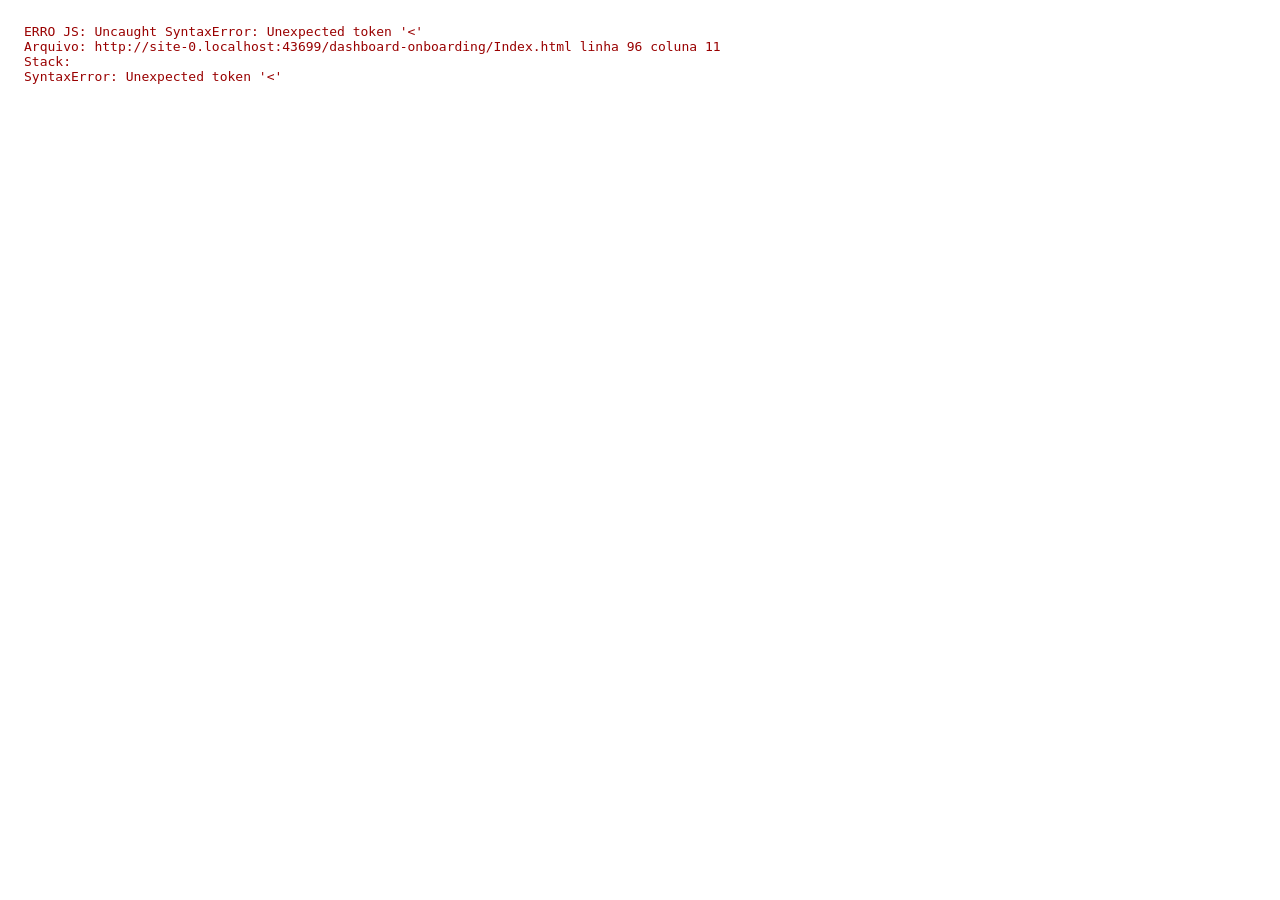
<file: dashboard-onboarding/Index.html>
<!doctype html>
<html lang="pt-BR">
<head>
<!-- Dashboard Onboarding — frontend inteiro num arquivo só (HTML + CSS + JS inline),
     sem build step, como exige rodar dentro do Google Apps Script (HtmlService).

     Este arquivo segue de perto o mockup de UI/UX aprovado (mesma folha de estilo,
     mesma estrutura de telas e componentes) — a diferença é só na fiação de dados:
     aqui os dados vêm de verdade do Código.gs (scriptlets do tipo "unescaped-print"
     do Apps Script), o login é
     validado no servidor (google.script.run.login), e toda escrita (CRM, fotos,
     missões) é persistida via google.script.run em vez de ficar só em memória. -->
<meta charset="UTF-8">
<meta name="viewport" content="width=device-width, initial-scale=1.0">
<title>Dashboard Onboarding</title>
<?!= include('Estilos') ?>
</head>
<body>

<div id="fatalErrorOverlay" style="display:none;position:fixed;inset:0;z-index:99999;background:#fff;color:#900;padding:24px;font-family:monospace;font-size:13px;white-space:pre-wrap;overflow:auto;"></div>
<script>
  (function () {
    function mostrarErro(txt) {
      var el = document.getElementById('fatalErrorOverlay');
      if (!el) return;
      el.style.display = 'block';
      el.textContent += txt + "\n\n";
    }
    window.addEventListener('error', function (e) {
      mostrarErro(
        'ERRO JS: ' + (e.message || '(sem mensagem)') +
        '\nArquivo: ' + (e.filename || '?') + ' linha ' + (e.lineno || '?') + ' coluna ' + (e.colno || '?') +
        (e.error && e.error.stack ? '\nStack:\n' + e.error.stack : '')
      );
    });
    window.addEventListener('unhandledrejection', function (e) {
      mostrarErro('PROMISE REJEITADA: ' + (e.reason && e.reason.message ? e.reason.message : e.reason));
    });
  })();
</script>

<div id="screenLogin"></div>
<div id="screenProfiles" style="display:none"></div>

<div id="appShell" style="display:none">
<div class="topbar">
  <div class="brand">
    <svg class="flame" viewBox="0 0 32 32" xmlns="http://www.w3.org/2000/svg"><path d="M16 2C11 8 8 12 8 18C8 23.52 11.58 28 16 28C20.42 28 24 23.52 24 18C24 14.2 21.6 11.2 19.2 9.2C19.9 12 18.2 14 18.2 14C18.2 14 18.6 9.4 16 2Z"/></svg>
    <div>
      <h1>Dashboard Onboarding</h1>
      <div class="sub" id="bootErrorSub"></div>
    </div>
  </div>
  <div class="topbar-right">
    <button class="bell-btn" id="missionBellBtn" onclick="goToMissoes()" title="Missões da semana">🔔<span class="bell-badge hidden" id="missionBellBadge">0</span></button>
    <button class="theme-toggle" onclick="toggleTheme()">🌓 Modo escuro</button>
    <div class="topbar-profile-wrap">
      <button class="topbar-profile-btn" id="topbarProfileBtn" onclick="toggleProfileMenu(event)">
        <span class="topbar-avatar" id="topbarAvatar"></span>
        <span id="topbarProfileName"></span>
        <span class="chev">▾</span>
      </button>
      <div class="topbar-profile-menu hidden" id="topbarProfileMenu">
        <button onclick="backToProfiles()">🔁 Trocar perfil</button>
        <button onclick="logout()">🚪 Sair</button>
      </div>
    </div>
  </div>
</div>
<div class="nav-tabs">
  <div class="nav-tab" id="navCarteira" onclick="goScreen('carteira')">📋 Carteira</div>
  <div class="nav-tab" id="navPerfil" onclick="openPerfilGaleria()">👤 Perfil do Cliente</div>
  <div class="nav-tab" id="navMeta" onclick="goScreen('meta')">🎯 Meta</div>
  <div class="nav-tab" id="navAnalytics" onclick="goScreen('analytics')">📉 Analytics</div>
  <div class="nav-tab" id="navRotina" onclick="goScreen('rotina')">🧭 Rotina</div>
</div>

<div class="wrap">
  <div id="screenCarteira"></div>
  <div id="screenPerfil" style="display:none"></div>
  <div id="screenMeta" style="display:none"></div>
  <div id="screenAnalytics" style="display:none"></div>
  <div id="screenRotina" style="display:none"></div>
</div>
<div class="modal-overlay hidden" id="modalOverlay" onclick="if(event.target===this) closeModal()">
  <div class="modal-card" id="modalCard"></div>
</div>
</div>
<div id="toast"></div>

<script>
  // ---------- Dados injetados pelo servidor (Código.gs / doGet) ----------
  // Chaves em português, com espaços/acentos — batem exatamente com o que a UI espera
  // (não reabrir esse mapeamento: já foi validado contra a planilha real).
  const PORTFOLIOS = {
    madu: <?!= maduJson ?>,
    pedro: <?!= pedroJson ?>,
    josiane: <?!= josianeJson ?>,
    ilana: <?!= ilanaJson ?>
  };
  const OVERLAY_DATA = <?!= overlayJson ?>;
  let missions = <?!= missoesJson ?>;
  const BOOT_ERROR = <?!= JSON.stringify(bootError) ?>;
</script>
<?!= include('Script') ?>
</body>
</html>
</file>
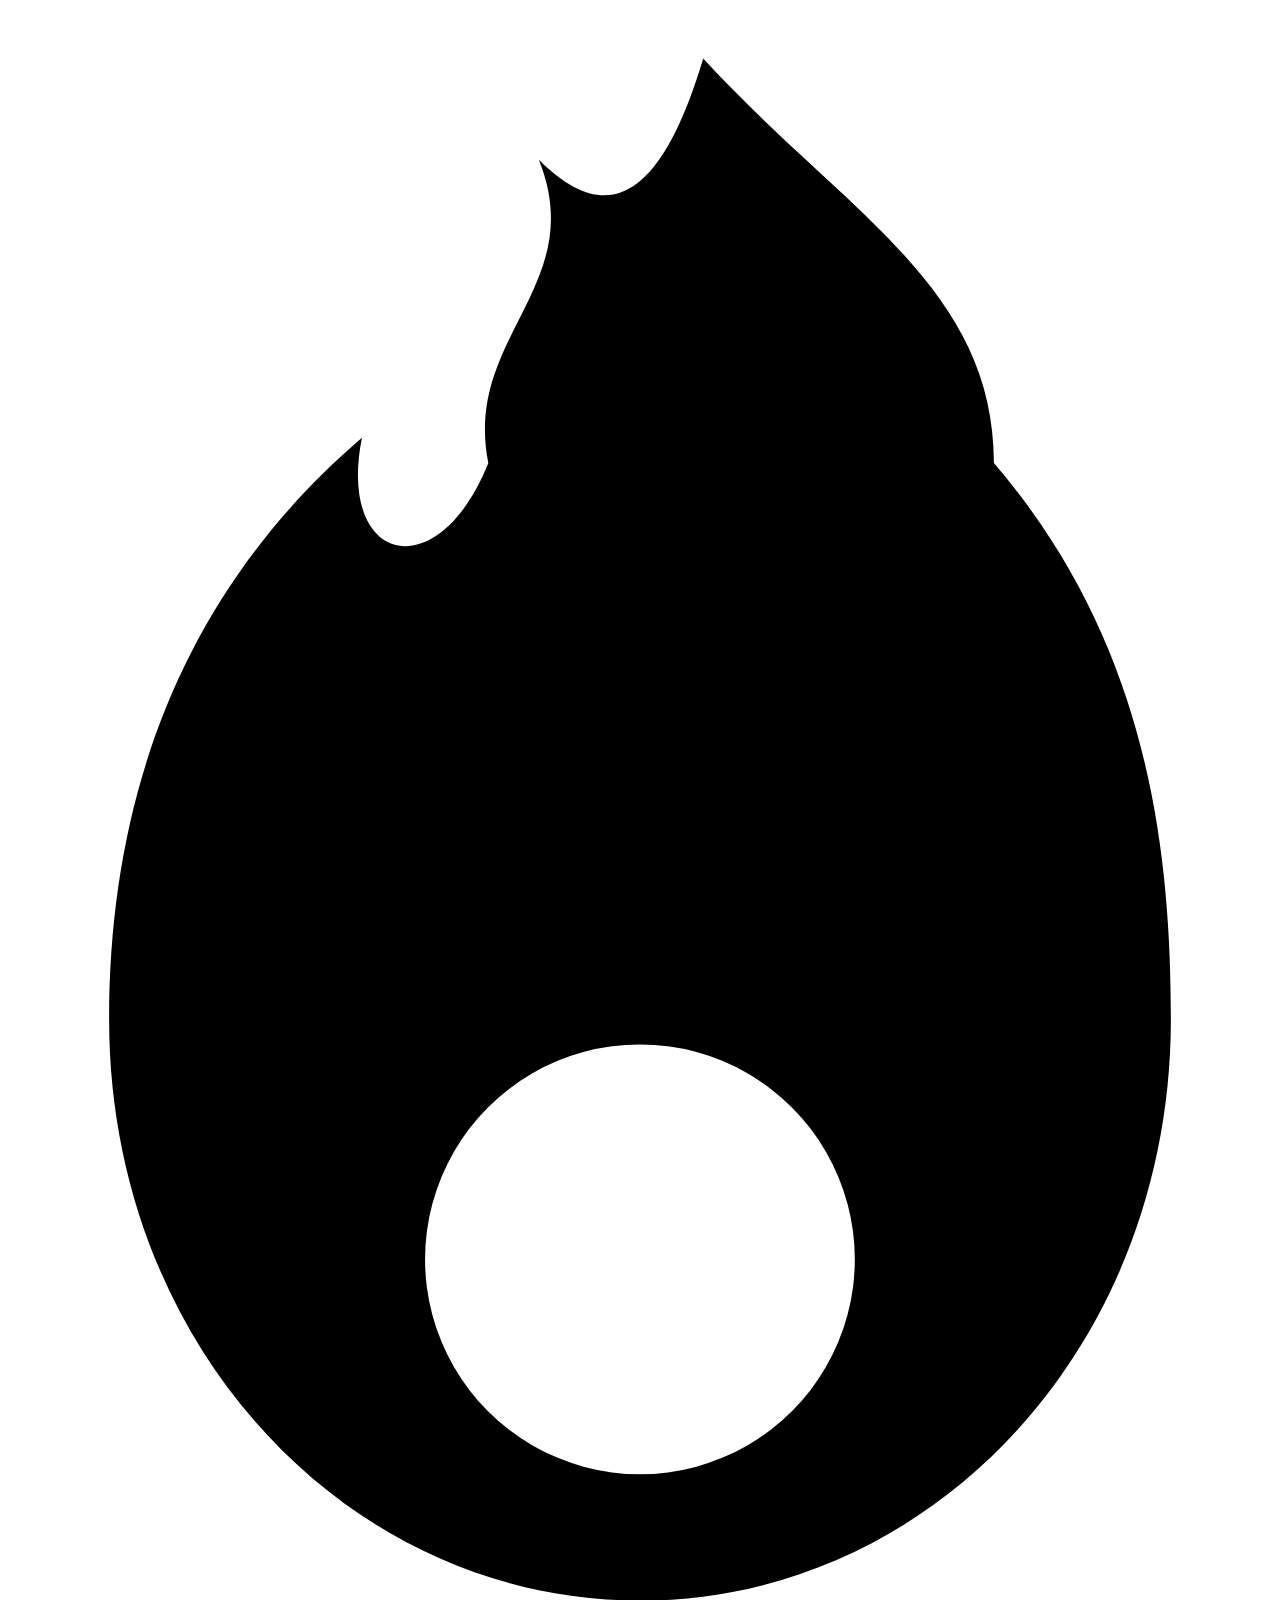
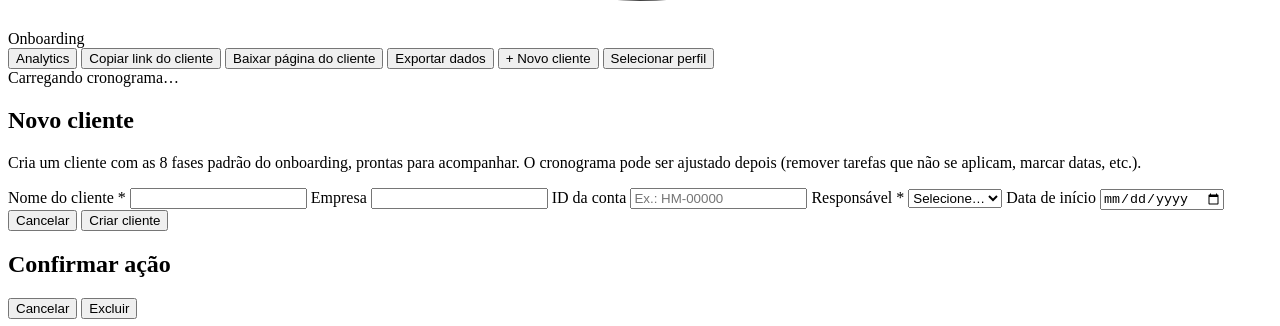
<file: google-apps-script/Index.html>
<!doctype html>
<html lang="pt-BR">
<head>
  <meta charset="UTF-8" />
  <meta name="viewport" content="width=device-width, initial-scale=1.0" />
  <title>Cronograma de Onboarding</title>
  <meta name="description" content="Acompanhe as 8 fases do seu onboarding em tempo real, sem necessidade de login." />
  <link rel="icon" href="data:image/svg+xml,%3Csvg xmlns='http://www.w3.org/2000/svg' viewBox='0 0 100 128'%3E%3Cpath fill='%23FF4000' fill-rule='evenodd' clip-rule='evenodd' d='M55 4C66 16 78 22 78 36C90 50 92 66 92 80C92 106 73 126 50 126C27 126 8 106 8 80C8 62 14 46 28 34C26 44 34 46 38 36C36 26 46 22 42 12C48 18 52 14 55 4Z M50 82A17 17 0 1 1 49.99 82Z'/%3E%3C/svg%3E" />
  <link rel="preconnect" href="https://fonts.googleapis.com" />
  <link rel="preconnect" href="https://fonts.gstatic.com" crossorigin />
  <link
    href="https://fonts.googleapis.com/css2?family=Bitter:wght@700;800&family=Inter:wght@400;500;600;700&display=swap"
    rel="stylesheet"
  />
  <?!= include('Stylesheet'); ?>
</head>
<body>
  <header class="topbar">
    <div class="topbar__brand">
      <svg class="topbar__logo" viewBox="0 0 100 128" aria-hidden="true">
        <path fill-rule="evenodd" clip-rule="evenodd" d="M55 4C66 16 78 22 78 36C90 50 92 66 92 80C92 106 73 126 50 126C27 126 8 106 8 80C8 62 14 46 28 34C26 44 34 46 38 36C36 26 46 22 42 12C48 18 52 14 55 4Z M50 82A17 17 0 1 1 49.99 82Z"/>
      </svg>
      <span class="topbar__title">Onboarding</span>
    </div>
    <div class="topbar__actions">
      <button id="analytics-btn" class="btn btn--ghost" type="button">
        Analytics
      </button>
      <button id="copy-link-btn" class="btn btn--subtle" type="button" title="Copiar link deste cliente">
        Copiar link do cliente
      </button>
      <button id="print-client-btn" class="btn btn--subtle" type="button" title="Baixar um arquivo deste cliente para enviar por fora do app, sem exigir login">
        Baixar página do cliente
      </button>
      <button id="export-btn" class="btn btn--subtle" type="button" title="Baixar os dados atuais em clients.json">
        Exportar dados
      </button>
      <button id="add-client-btn" class="btn btn--primary" type="button">
        + Novo cliente
      </button>
      <button id="profile-btn" class="btn btn--profile" type="button" title="Trocar perfil">
        <span id="profile-btn-label">Selecionar perfil</span>
      </button>
      <button id="logout-btn" class="btn btn--subtle" type="button" title="Sair da conta do time" hidden>
        Sair
      </button>
    </div>
  </header>

  <div class="hero-banner" id="hero-banner" hidden>
    <div class="hero-banner__inner">
      <p class="hero-banner__text">Hotmart. <span>Aqui acontece.</span></p>
    </div>
  </div>

  <main id="app" class="app">
    <!-- Preenchido dinamicamente por JavaScript.html -->
    <div class="loading" id="loading-state">Carregando cronograma…</div>
  </main>

  <input type="file" id="photo-input" accept="image/*" hidden />

  <div class="modal" id="add-client-modal" aria-hidden="true">
    <div class="modal__overlay" data-action="close-modal"></div>
    <div class="modal__dialog" role="dialog" aria-modal="true" aria-labelledby="add-client-title">
      <h2 class="modal__title" id="add-client-title">Novo cliente</h2>
      <p class="modal__text">
        Cria um cliente com as 8 fases padrão do onboarding, prontas para acompanhar. O cronograma
        pode ser ajustado depois (remover tarefas que não se aplicam, marcar datas, etc.).
      </p>
      <form id="add-client-form">
        <label class="field">
          <span class="field__label">Nome do cliente *</span>
          <input class="field__input" type="text" name="nome" required autocomplete="off" />
        </label>
        <label class="field">
          <span class="field__label">Empresa</span>
          <input class="field__input" type="text" name="empresa" autocomplete="off" />
        </label>
        <label class="field">
          <span class="field__label">ID da conta</span>
          <input class="field__input" type="text" name="idConta" autocomplete="off" placeholder="Ex.: HM-00000" />
        </label>
        <label class="field">
          <span class="field__label">Responsável *</span>
          <select class="field__input" name="responsavelCliente" required>
            <option value="" disabled selected>Selecione…</option>
            <option value="Ilana">Ilana</option>
            <option value="Pedro">Pedro</option>
            <option value="Josiane">Josiane</option>
            <option value="Madu">Madu</option>
          </select>
        </label>
        <label class="field">
          <span class="field__label">Data de início</span>
          <input class="field__input" type="date" name="dataInicio" />
        </label>
        <p class="modal__error" id="add-client-error" hidden></p>
        <div class="modal__actions">
          <button type="button" class="btn btn--secondary" data-action="close-modal">Cancelar</button>
          <button type="submit" class="btn btn--primary">Criar cliente</button>
        </div>
      </form>
    </div>
  </div>

  <div class="modal" id="confirm-modal" aria-hidden="true">
    <div class="modal__overlay" data-action="close-confirm-modal"></div>
    <div class="modal__dialog" role="alertdialog" aria-modal="true" aria-labelledby="confirm-modal-title">
      <h2 class="modal__title" id="confirm-modal-title">Confirmar ação</h2>
      <p class="modal__text" id="confirm-modal-message"></p>
      <div class="modal__actions">
        <button type="button" class="btn btn--secondary" data-action="close-confirm-modal">Cancelar</button>
        <button type="button" class="btn btn--danger" id="confirm-modal-confirm">Excluir</button>
      </div>
    </div>
  </div>

  <template id="tpl-profile-gate">
    <section class="picker">
      <div class="picker__card">
        <h1 class="picker__heading">Quem é você?</h1>
        <p class="picker__text">
          Selecione seu perfil para ver os clientes sob sua responsabilidade. Isso não é um
          login — é só uma preferência salva neste navegador, para filtrar a lista.
        </p>
        <div class="profile-grid" id="profile-grid"></div>
      </div>
    </section>
  </template>

  <template id="tpl-client-picker">
    <section class="picker">
      <div class="picker__card">
        <h1 class="picker__heading">Cronograma de Onboarding</h1>
        <p class="picker__text">
          Nenhum cliente foi informado no link. Cada cliente acessa o próprio cronograma por meio
          de um link único — sem necessidade de senha ou login. Escolha um cliente abaixo para
          visualizar:
        </p>
        <div class="picker__list" id="picker-list"></div>
        <p class="picker__hint">
          Link de exemplo: <code id="picker-example-url"></code>
        </p>
      </div>
    </section>
  </template>

  <template id="tpl-not-found">
    <section class="picker">
      <div class="picker__card">
        <span class="picker__logo" aria-hidden="true">⚠️</span>
        <h1 class="picker__heading">Cliente não encontrado</h1>
        <p class="picker__text">
          O link acessado não corresponde a nenhum cliente cadastrado. Verifique se o endereço
          está completo e correto, ou entre em contato com o time responsável pelo seu onboarding.
        </p>
      </div>
    </section>
  </template>

  <script>
    // Injetado pelo servidor (Code.gs > doGet) — window.location não é confiável
    // dentro do sandbox do Apps Script, então os parâmetros da URL de entrada e a URL
    // base do deployment chegam por aqui, não por window.location.search.
    window.GAS_INITIAL_PARAMS = {
      cliente: "<?= initialCliente ?>",
      view: "<?= initialView ?>"
    };
    window.GAS_BASE_URL = "<?= baseUrl ?>";
  </script>
  <?!= include('JavaScript'); ?>
</body>
</html>
</file>
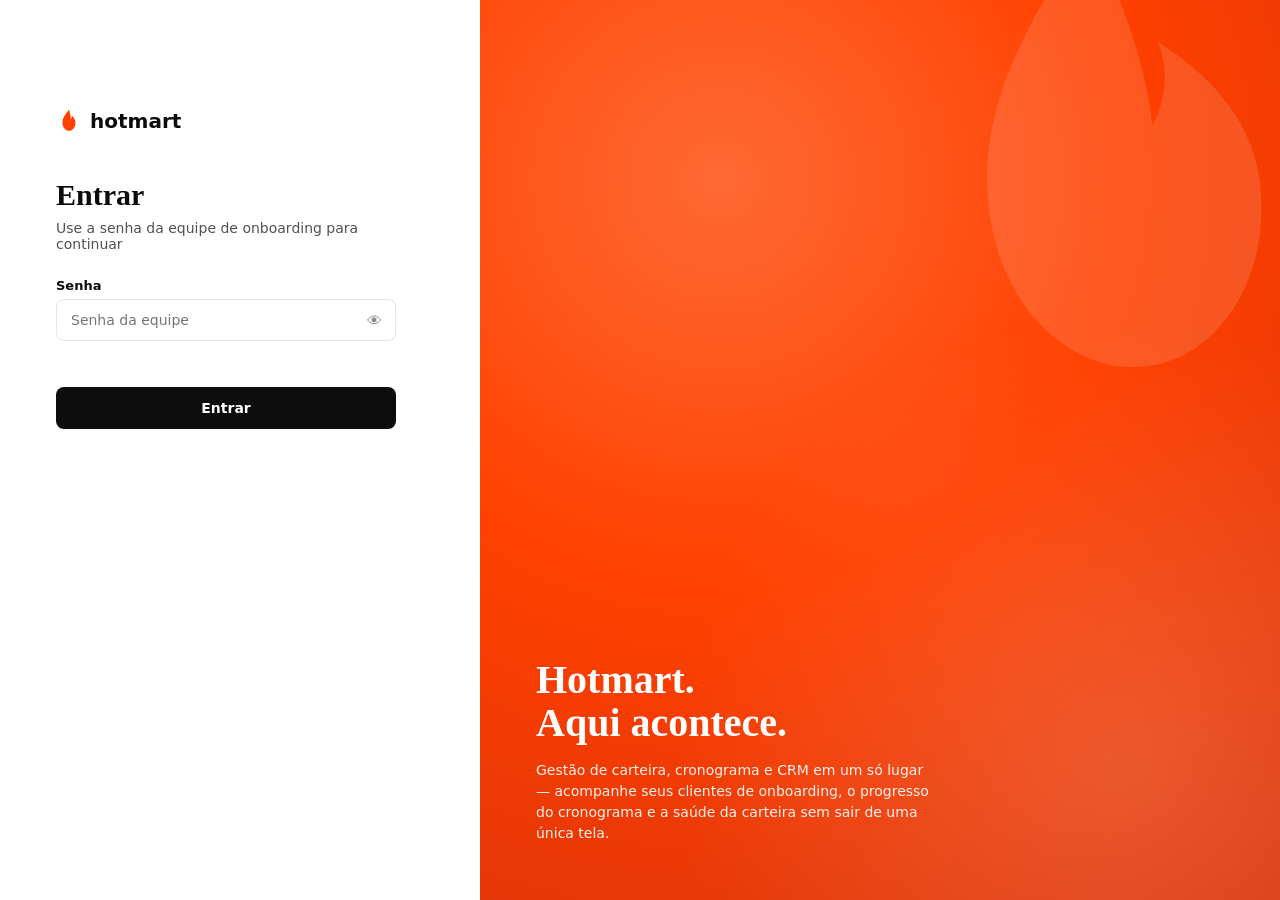
<file: dashboard-onboarding/preview.html>
<!doctype html>
<html lang="pt-BR">
<head>
<!-- Dashboard Onboarding — frontend inteiro num arquivo só (HTML + CSS + JS inline),
     sem build step, como exige rodar dentro do Google Apps Script (HtmlService).

     Este arquivo segue de perto o mockup de UI/UX aprovado (mesma folha de estilo,
     mesma estrutura de telas e componentes) — a diferença é só na fiação de dados:
     aqui os dados vêm de verdade do Código.gs (scriptlets <?!= ?>), o login é
     validado no servidor (google.script.run.login), e toda escrita (CRM, fotos,
     missões) é persistida via google.script.run em vez de ficar só em memória. -->
<meta charset="UTF-8">
<meta name="viewport" content="width=device-width, initial-scale=1.0">
<title>Dashboard Onboarding — Prévia local</title>
<style>
  :root {
    color-scheme: light;
    --surface-page:   #f5f3ef;
    --surface-card:   #ffffff;
    --surface-header: #0d0d0d;
    --text-primary:   #0b0b0b;
    --text-secondary: #52514e;
    --text-muted:     #898781;
    --gridline:       #e1e0d9;
    --border:         rgba(11,11,11,0.10);
    --brand-orange:   #ff4000;
    --brand-yellow:   #ffd450;
    --brand-gray:     #c3bfb8;
    --brand-maroon:   #3e0f1d;
    --brand-lemon:    #6dff96;
    --brand-purple:   #b48eff;
    --brand-blue:     #44d0ff;
    --status-good:      #0ca30c;
    --status-warning:   #fab219;
    --status-serious:   #ec835a;
    --status-critical:  #d03b3b;
    --status-progress:  #2a78d6;
    --success-text:    #006300;
    --font-body: 'Hotmart Sans', 'DM Sans', system-ui, -apple-system, 'Segoe UI', Roboto, Helvetica, Arial, sans-serif;
    --font-display: 'Hotmart Display', Georgia, 'Iowan Old Style', 'Palatino Linotype', 'Book Antiqua', serif;
  }
  :root[data-theme="dark"] {
    color-scheme: dark;
    --surface-page:   #0d0d0d;
    --surface-card:   #1a1a19;
    --surface-header: #000000;
    --text-primary:   #ffffff;
    --text-secondary: #c3c2b7;
    --text-muted:     #898781;
    --gridline:       #2c2c2a;
    --border:         rgba(255,255,255,0.12);
    --brand-orange:   #ff5a24;
    --brand-yellow:   #ffd450;
    --brand-gray:     #c3bfb8;
    --brand-maroon:   #5a2032;
    --brand-lemon:    #6dff96;
    --brand-purple:   #b48eff;
    --brand-blue:     #44d0ff;
    --status-good:      #0ca30c;
    --status-warning:   #fab219;
    --status-serious:   #ec835a;
    --status-critical:  #e66767;
    --status-progress:  #3987e5;
    --success-text:    #0ca30c;
  }
  * { box-sizing: border-box; }
  html, body { margin: 0; padding: 0; }
  body { background: var(--surface-page); color: var(--text-primary); font-family: var(--font-body); }
  h1, h2, h3, .auth-title, .auth-right-copy h3, .profiles-title, .auth-tagline { font-family: var(--font-display); }

  .topbar { background: var(--surface-header); color: #fff; padding: 14px 24px; display: flex; align-items: center; justify-content: space-between; gap: 16px; }
  .topbar .brand { display: flex; align-items: center; gap: 10px; }
  .flame { width: 22px; height: 22px; display: inline-block; color: var(--brand-orange); flex-shrink: 0; }
  .flame path { fill: currentColor; }
  .topbar h1 { font-size: 15px; font-weight: 600; margin: 0; }
  .topbar .sub { font-size: 12px; color: #c3c2b7; margin-top: 1px; }
  .theme-toggle { background: transparent; border: 1px solid rgba(255,255,255,0.25); color: #fff; border-radius: 6px; padding: 6px 10px; font-size: 12px; cursor: pointer; }
  .topbar-right { display: flex; align-items: center; gap: 10px; }
  .topbar-profile-wrap { position: relative; }
  .topbar-profile-btn { display: flex; align-items: center; gap: 8px; background: transparent; border: 1px solid rgba(255,255,255,0.25); color: #fff; border-radius: 20px; padding: 4px 10px 4px 4px; font-size: 12.5px; cursor: pointer; font-family: inherit; }
  .topbar-profile-btn:hover { background: rgba(255,255,255,0.08); }
  .topbar-profile-btn .chev { font-size: 9px; color: #c3c2b7; }
  .topbar-avatar { width: 24px; height: 24px; border-radius: 50%; background: var(--brand-orange); color: #fff; display: flex; align-items: center; justify-content: center; font-size: 10.5px; font-weight: 700; flex-shrink: 0; overflow: hidden; }
  .topbar-avatar-img { width: 24px; height: 24px; border-radius: 50%; object-fit: cover; display: block; }
  .topbar-profile-menu { position: absolute; top: calc(100% + 6px); right: 0; background: var(--surface-card); border: 1px solid var(--border); border-radius: 8px; box-shadow: 0 8px 24px rgba(0,0,0,0.18); overflow: hidden; min-width: 160px; z-index: 50; }
  .topbar-profile-menu button { display: block; width: 100%; text-align: left; padding: 10px 14px; font-size: 12.5px; border: none; background: var(--surface-card); color: var(--text-primary); cursor: pointer; font-family: inherit; }
  .topbar-profile-menu button:hover { background: var(--surface-page); }
  .topbar-profile-menu button + button { border-top: 1px solid var(--gridline); }

  .nav-tabs { background: var(--surface-header); padding: 0 24px; display: flex; gap: 4px; border-top: 1px solid rgba(255,255,255,0.08); }
  .nav-tab { padding: 10px 16px; font-size: 13px; color: #b8b7ae; cursor: pointer; border-bottom: 2px solid transparent; user-select: none; }
  .nav-tab.active { color: #fff; border-bottom-color: var(--brand-orange); font-weight: 600; }
  .nav-tab:hover { color: #fff; }

  .wrap { max-width: 1360px; margin: 0 auto; padding: 20px 24px 60px; }

  .kpi-row { display: grid; grid-template-columns: repeat(6, 1fr); gap: 12px; margin-bottom: 20px; }
  .kpi-tile { background: var(--surface-card); border: 1px solid var(--border); border-radius: 10px; padding: 14px 16px; }
  .kpi-tile .label { font-size: 12px; color: var(--text-secondary); margin-bottom: 6px; }
  .kpi-tile .value { font-size: 22px; font-weight: 700; }
  .kpi-tile .value.critical { color: var(--status-critical); }
  .kpi-tile .value.good { color: var(--success-text); }
  .kpi-tile.clickable { cursor: pointer; transition: border-color 0.15s, transform 0.15s; }
  .kpi-tile.clickable:hover { border-color: var(--brand-orange); transform: translateY(-2px); }
  .kpi-tile.highlight { background: color-mix(in srgb, var(--brand-orange) 10%, var(--surface-card)); border: 1.5px solid var(--brand-orange); position: relative; }
  .kpi-tile.highlight .label { color: color-mix(in srgb, var(--brand-orange) 70%, var(--text-secondary)); font-weight: 700; }
  .kpi-tile.highlight .value { color: var(--brand-orange); }
  .kpi-tile.highlight .sub { color: color-mix(in srgb, var(--brand-orange) 65%, var(--text-secondary)); font-weight: 600; }
  .kpi-tile.highlight:hover { transform: translateY(-2px); box-shadow: 0 6px 18px color-mix(in srgb, var(--brand-orange) 22%, transparent); }
  .kpi-tile .sub { font-size: 11px; color: var(--text-secondary); margin-top: 2px; }
  .modal-overlay { position: fixed; inset: 0; background: rgba(13,13,13,0.55); display: flex; align-items: center; justify-content: center; z-index: 200; }
  .hidden { display: none; }
  .modal-overlay.hidden { display: none; }
  .modal-card { background: var(--surface-card); border-radius: 14px; padding: 26px 28px; width: 640px; max-width: 92vw; max-height: 85vh; overflow-y: auto; box-shadow: 0 20px 60px rgba(0,0,0,0.35); }
  .modal-card h3 { margin: 0 0 4px; font-family: var(--font-display); }
  .modal-card .modal-sub { font-size: 12.5px; color: var(--text-secondary); margin: 0 0 18px; }
  .modal-close-btn { position: relative; float: right; background: none; border: none; font-size: 18px; cursor: pointer; color: var(--text-secondary); }
  .modal-close-btn:hover { color: var(--text-primary); }
  .hist-chart { display: flex; align-items: flex-end; gap: 6px; height: 160px; margin: 8px 0 6px; border-bottom: 1px solid var(--border); padding-bottom: 4px; }
  .hist-bar-col { flex: 1; display: flex; flex-direction: column; align-items: center; justify-content: flex-end; height: 100%; min-width: 0; cursor: pointer; border-radius: 6px; padding-top: 4px; transition: background 0.12s; }
  .hist-bar-col:hover { background: color-mix(in srgb, var(--brand-orange) 8%, transparent); }
  .hist-bar { width: 100%; max-width: 26px; background: var(--brand-orange); border-radius: 4px 4px 0 0; min-height: 2px; position: relative; }
  .hist-bar.zero { background: var(--border); }
  .hist-bar .n { position: absolute; top: -18px; left: 0; right: 0; text-align: center; font-size: 10.5px; font-weight: 700; color: var(--text-primary); }
  .hist-bar-label { font-size: 9.5px; color: var(--text-secondary); margin-top: 6px; writing-mode: vertical-rl; transform: rotate(180deg); height: 42px; }
  .hist-total-row { display: flex; justify-content: space-between; font-size: 12.5px; color: var(--text-secondary); margin-top: 10px; padding-top: 10px; border-top: 1px dashed var(--border); }
  .hist-hint { font-size: 11px; color: var(--text-secondary); margin: -2px 0 10px; }
  .modal-client-list { display: flex; flex-direction: column; gap: 8px; max-height: 50vh; overflow-y: auto; }
  .modal-client-row { display: flex; align-items: center; gap: 12px; padding: 10px 12px; border: 1px solid var(--border); border-radius: 10px; cursor: pointer; transition: background 0.12s, border-color 0.12s; }
  .modal-client-row:hover { background: color-mix(in srgb, var(--brand-orange) 6%, transparent); border-color: color-mix(in srgb, var(--brand-orange) 40%, var(--border)); }
  .modal-client-avatar { width: 34px; height: 34px; border-radius: 50%; background: var(--brand-orange); color: #fff; display: flex; align-items: center; justify-content: center; font-weight: 700; font-size: 12px; flex-shrink: 0; }
  .modal-client-info { flex: 1; min-width: 0; }
  .modal-client-nome { font-size: 13.5px; font-weight: 600; color: var(--text-primary); overflow: hidden; text-overflow: ellipsis; white-space: nowrap; }
  .modal-client-sub { font-size: 11.5px; color: var(--text-secondary); margin-top: 2px; }
  .modal-client-empty { text-align: center; padding: 30px 0; font-size: 13px; color: var(--text-secondary); }

  /* ===== META TAB ===== */
  .meta-hero { display: flex; gap: 28px; align-items: center; background: linear-gradient(120deg, #1a1a1a 0%, #0d0d0d 60%); border-radius: 16px; padding: 28px 32px; margin-bottom: 20px; color: #fff; position: relative; overflow: hidden; }
  .meta-hero::before { content: ''; position: absolute; right: -60px; top: -60px; width: 220px; height: 220px; border-radius: 50%; background: radial-gradient(circle, rgba(255,64,0,0.35) 0%, transparent 70%); }
  .meta-ring-wrap { position: relative; width: 128px; height: 128px; flex-shrink: 0; }
  .meta-ring-wrap svg { transform: rotate(-90deg); }
  .meta-ring-bg { fill: none; stroke: rgba(255,255,255,0.14); stroke-width: 10; }
  .meta-ring-fg { fill: none; stroke: var(--brand-orange); stroke-width: 10; stroke-linecap: round; transition: stroke-dashoffset 0.6s ease; }
  .meta-ring-label { position: absolute; inset: 0; display: flex; flex-direction: column; align-items: center; justify-content: center; }
  .meta-ring-label .pct { font-size: 24px; font-weight: 800; }
  .meta-ring-label .txt { font-size: 10px; opacity: 0.75; }
  .meta-hero-info { position: relative; z-index: 1; flex: 1; }
  .meta-hero-info h2 { font-family: var(--font-display); margin: 0 0 4px; font-size: 22px; }
  .meta-hero-info p { margin: 0 0 12px; font-size: 13px; opacity: 0.82; max-width: 480px; }
  .meta-badge { display: inline-flex; align-items: center; gap: 6px; padding: 5px 12px; border-radius: 999px; font-size: 12px; font-weight: 700; }
  .meta-badge.diamante { background: color-mix(in srgb, var(--brand-blue) 22%, transparent); color: var(--brand-blue); border: 1px solid color-mix(in srgb, var(--brand-blue) 45%, transparent); }
  .meta-badge.ouro { background: color-mix(in srgb, var(--brand-yellow) 24%, transparent); color: #ffd450; border: 1px solid rgba(255,212,80,0.45); }
  .meta-badge.prata { background: rgba(255,255,255,0.14); color: #fff; border: 1px solid rgba(255,255,255,0.3); }
  .meta-badge.bronze { background: color-mix(in srgb, var(--brand-maroon) 30%, transparent); color: #e0a9b8; border: 1px solid rgba(224,169,184,0.35); }
  .meta-kpi-row { display: grid; grid-template-columns: repeat(4, 1fr); gap: 14px; margin-bottom: 20px; }
  .meta-kpi-card { background: var(--surface-card); border: 1px solid var(--border); border-radius: 12px; padding: 16px 18px; }
  .meta-kpi-card .top { display: flex; justify-content: space-between; align-items: flex-start; margin-bottom: 10px; }
  .meta-kpi-card .icon { font-size: 18px; }
  .meta-kpi-card .label { font-size: 12px; color: var(--text-secondary); font-weight: 600; }
  .meta-kpi-card .real-meta { display: flex; align-items: baseline; gap: 6px; margin-bottom: 8px; }
  .meta-kpi-card .real { font-size: 21px; font-weight: 800; }
  .meta-kpi-card .meta-goal { font-size: 12.5px; color: var(--text-secondary); }
  .meta-bar-track { height: 7px; background: rgba(0,0,0,0.06); border-radius: 99px; overflow: hidden; }
  :root[data-theme="dark"] .meta-bar-track { background: rgba(255,255,255,0.10); }
  .meta-bar-fill { height: 100%; border-radius: 99px; }
  .meta-atingido-tag { font-size: 11px; font-weight: 700; margin-top: 6px; display: inline-block; }
  .meta-mock-flag { font-size: 9.5px; color: var(--text-secondary); background: var(--surface-page); border: 1px dashed var(--border); border-radius: 5px; padding: 1px 6px; font-weight: 600; }
  .meta-section-title { font-size: 13px; font-weight: 700; margin: 22px 0 10px; color: var(--text-secondary); text-transform: uppercase; letter-spacing: 0.04em; }
  .meta-leaderboard { background: var(--surface-card); border: 1px solid var(--border); border-radius: 12px; overflow: hidden; margin-bottom: 20px; }
  .meta-lb-row { display: flex; align-items: center; gap: 12px; padding: 12px 18px; border-bottom: 1px solid var(--border); }
  .meta-lb-row:last-child { border-bottom: none; }
  .meta-lb-row .rank { font-size: 15px; font-weight: 800; width: 26px; color: var(--text-secondary); }
  .meta-lb-row.rank-1 .rank { color: #ffd450; }
  .meta-lb-row.rank-2 .rank { color: var(--brand-gray); }
  .meta-lb-row.rank-3 .rank { color: var(--brand-maroon); }
  .meta-lb-row .nome { flex: 1; font-weight: 600; font-size: 13.5px; }
  .meta-lb-row .meta-bar-track { flex: 2; }
  .meta-lb-row .pct-num { width: 52px; text-align: right; font-size: 12.5px; font-weight: 700; }
  .meta-sync-box { background: color-mix(in srgb, var(--brand-blue) 8%, transparent); border: 1px solid color-mix(in srgb, var(--brand-blue) 30%, transparent); border-left: 4px solid var(--brand-blue); border-radius: 8px; padding: 14px 18px; font-size: 12.5px; line-height: 1.6; color: var(--text-primary); }
  .meta-sync-box strong { color: var(--brand-blue); }
  .meta-period-row { display: flex; align-items: center; gap: 10px; margin-bottom: 16px; font-size: 13px; flex-wrap: wrap; }
  .meta-period-row select { padding: 6px 10px; border-radius: 8px; border: 1px solid var(--border); background: var(--surface-card); color: var(--text-primary); font-size: 13px; cursor: pointer; }
  .meta-period-row .meta-period-hint { color: var(--text-secondary); font-size: 12px; }
  .meta-charts-row { display: grid; grid-template-columns: 1fr 1fr; gap: 14px; margin-bottom: 20px; }
  .meta-chart-card { background: var(--surface-card); border: 1px solid var(--border); border-radius: 12px; padding: 16px 18px; }
  .meta-chart-card .head { display: flex; justify-content: space-between; align-items: center; margin-bottom: 10px; }
  .meta-chart-card .head .title { font-size: 13px; font-weight: 700; }
  .meta-chart-legend { display: flex; gap: 14px; font-size: 11px; color: var(--text-secondary); }
  .meta-chart-legend span { display: inline-flex; align-items: center; gap: 5px; }
  .meta-chart-legend .dot { width: 8px; height: 8px; border-radius: 50%; display: inline-block; }
  .meta-chart-legend .dash { width: 14px; height: 0; border-top: 2px dashed var(--brand-gray); display: inline-block; }
  .meta-line-chart { width: 100%; height: 130px; display: block; }
  .meta-chart-days { display: flex; justify-content: space-between; font-size: 10px; color: var(--text-secondary); margin-top: 4px; }
  .meta-tables-row { display: grid; grid-template-columns: 1fr 1fr; gap: 14px; margin-bottom: 8px; }
  .meta-table-card { background: var(--surface-card); border: 1px solid var(--border); border-radius: 12px; padding: 16px 18px; }
  .meta-table-card .title { font-size: 13px; font-weight: 700; margin-bottom: 10px; }
  .meta-mini-table { width: 100%; border-collapse: collapse; font-size: 12px; }
  .meta-mini-table th { text-align: left; color: var(--text-secondary); font-weight: 600; padding: 4px 6px; border-bottom: 1px solid var(--border); }
  .meta-mini-table td { padding: 6px 6px; border-bottom: 1px solid var(--border); }
  .meta-mini-table td.num { text-align: right; font-variant-numeric: tabular-nums; }
  .meta-mini-table tr:last-child td { border-bottom: none; }
  .meta-empty-mini { font-size: 12px; color: var(--text-secondary); padding: 10px 0; }
  @media (max-width: 1100px) { .meta-charts-row, .meta-tables-row { grid-template-columns: 1fr; } }

  /* ===== MISSÕES (gamificação) ===== */
  .bell-btn { position: relative; background: transparent; border: 1px solid rgba(255,255,255,0.25); color: #fff; border-radius: 10px; width: 32px; height: 32px; font-size: 14px; cursor: pointer; display: flex; align-items: center; justify-content: center; }
  .bell-btn:hover { background: rgba(255,255,255,0.08); }
  .bell-badge { position: absolute; top: -6px; right: -6px; background: var(--status-critical); color: #fff; font-size: 10px; font-weight: 700; min-width: 16px; height: 16px; border-radius: 999px; display: flex; align-items: center; justify-content: center; padding: 0 3px; }
  .bell-badge.hidden { display: none; }
  .missoes-points-row { display: flex; align-items: center; gap: 16px; background: linear-gradient(120deg, #1a1a1a 0%, #0d0d0d 60%); border-radius: 14px; padding: 18px 24px; margin-bottom: 18px; color: #fff; }
  .missoes-points-row .pts { font-size: 26px; font-weight: 800; }
  .missoes-points-row .pts-label { font-size: 11px; opacity: 0.75; }
  .missoes-points-row .sep { width: 1px; height: 34px; background: rgba(255,255,255,0.18); }
  .mission-card { background: var(--surface-card); border: 1px solid var(--border); border-radius: 12px; padding: 16px 18px; margin-bottom: 12px; display: flex; gap: 14px; align-items: flex-start; }
  .mission-card.done { opacity: 0.6; }
  .mission-card .check-toggle { width: 26px; height: 26px; border-radius: 50%; border: 2px solid var(--border); flex-shrink: 0; cursor: pointer; display: flex; align-items: center; justify-content: center; font-size: 13px; margin-top: 2px; background: var(--surface-page); }
  .mission-card.done .check-toggle { background: var(--status-good); border-color: var(--status-good); color: #fff; }
  .mission-card .body { flex: 1; }
  .mission-card .top-row { display: flex; justify-content: space-between; align-items: center; gap: 10px; }
  .mission-card .titulo { font-weight: 700; font-size: 14px; }
  .mission-card.done .titulo { text-decoration: line-through; }
  .mission-card .desc { font-size: 12.5px; color: var(--text-secondary); margin: 4px 0 8px; }
  .mission-pts-tag { background: color-mix(in srgb, var(--brand-orange) 15%, transparent); color: var(--brand-orange); font-size: 11px; font-weight: 700; padding: 2px 9px; border-radius: 999px; white-space: nowrap; }
  .mission-target-tag { font-size: 10.5px; color: var(--text-secondary); background: var(--surface-page); border: 1px solid var(--border); border-radius: 6px; padding: 1px 7px; }
  .missoes-empty { font-size: 13px; color: var(--text-secondary); text-align: center; padding: 30px 0; }
  .mission-admin-form { background: var(--surface-card); border: 1px solid var(--border); border-radius: 12px; padding: 18px 20px; margin-bottom: 22px; }
  .mission-admin-form .row { display: flex; gap: 10px; margin-bottom: 10px; }
  .mission-admin-form input, .mission-admin-form select, .mission-admin-form textarea { flex: 1; padding: 8px 10px; border-radius: 8px; border: 1px solid var(--border); background: var(--surface-page); color: var(--text-primary); font-size: 13px; font-family: inherit; }
  .mission-admin-form textarea { width: 100%; min-height: 54px; resize: vertical; }
  .mission-admin-form button { background: var(--brand-orange); color: #fff; border: none; border-radius: 8px; padding: 9px 18px; font-weight: 700; font-size: 13px; cursor: pointer; }
  .mission-admin-list-row { display: flex; align-items: center; gap: 12px; background: var(--surface-card); border: 1px solid var(--border); border-radius: 10px; padding: 12px 16px; margin-bottom: 10px; }
  .mission-admin-list-row .info { flex: 1; }
  .mission-admin-list-row .titulo { font-weight: 700; font-size: 13.5px; }
  .mission-admin-list-row .progress-mini { font-size: 11.5px; color: var(--text-secondary); margin-top: 3px; }
  .mission-admin-list-row .del-btn { border: none; background: none; color: var(--status-critical); cursor: pointer; font-size: 13px; }
  .mission-avatars { display: flex; gap: 4px; }
  .mission-avatars .m-av { width: 20px; height: 20px; border-radius: 50%; display: flex; align-items: center; justify-content: center; font-size: 9px; font-weight: 700; color: #fff; background: var(--brand-gray); }
  .mission-avatars .m-av.done { background: var(--status-good); }

  /* ===== PERFIL — GALERIA DE CLIENTES ===== */
  .perfil-galeria-toolbar { display: flex; align-items: center; justify-content: space-between; gap: 12px; margin-bottom: 16px; }
  .perfil-galeria-toolbar input[type=search] { flex: 1; max-width: 360px; padding: 9px 12px; border-radius: 9px; border: 1px solid var(--border); background: var(--surface-card); color: var(--text-primary); font-size: 13px; }
  .perfil-galeria-count { font-size: 12.5px; color: var(--text-secondary); white-space: nowrap; }
  .perfil-galeria-grid { display: grid; grid-template-columns: repeat(auto-fill, minmax(230px, 1fr)); gap: 14px; }
  .perfil-card { background: var(--surface-card); border: 1px solid var(--border); border-radius: 12px; padding: 16px 16px 14px; cursor: pointer; transition: border-color 0.15s, transform 0.15s, box-shadow 0.15s; display: flex; flex-direction: column; gap: 9px; }
  .perfil-card:hover { border-color: var(--brand-orange); transform: translateY(-2px); box-shadow: 0 8px 20px rgba(0,0,0,0.08); }
  .perfil-card-top { display: flex; align-items: center; justify-content: space-between; }
  .perfil-card-avatar { width: 36px; height: 36px; border-radius: 50%; background: var(--brand-orange); color: #fff; display: flex; align-items: center; justify-content: center; font-weight: 700; font-size: 13px; flex-shrink: 0; }
  .perfil-card-id { font-size: 10.5px; color: var(--text-secondary); font-variant-numeric: tabular-nums; }
  .perfil-card-nome { font-weight: 700; font-size: 14px; line-height: 1.3; min-height: 36px; display: -webkit-box; -webkit-line-clamp: 2; -webkit-box-orient: vertical; overflow: hidden; }
  .perfil-card-gmv { font-size: 17px; font-weight: 800; }
  .perfil-card-gmv .lbl { font-size: 10.5px; font-weight: 600; color: var(--text-secondary); display: block; margin-bottom: 1px; }
  .perfil-card-bottom { display: flex; align-items: center; justify-content: space-between; gap: 6px; }
  .perfil-card-progress-label { font-size: 11px; color: var(--text-secondary); white-space: nowrap; }
  .perfil-galeria-empty { text-align: center; padding: 50px 0; color: var(--text-secondary); font-size: 13.5px; grid-column: 1 / -1; }

  .panel { background: var(--surface-card); border: 1px solid var(--border); border-radius: 10px; overflow: visible; }
  .toolbar { padding: 12px 16px; border-bottom: 1px solid var(--gridline); display: flex; gap: 10px; flex-wrap: wrap; align-items: center; position: relative; }
  .toolbar input[type="search"] { flex: 1 1 220px; min-width: 180px; padding: 8px 10px; border: 1px solid var(--border); border-radius: 7px; background: var(--surface-page); color: var(--text-primary); font-size: 13px; }
  .toggle-chip { font-size: 12px; padding: 7px 12px; border-radius: 100px; border: 1px solid var(--border); background: var(--surface-page); color: var(--text-secondary); cursor: pointer; white-space: nowrap; }
  .toggle-chip.active { background: var(--brand-orange); border-color: var(--brand-orange); color: #fff; font-weight: 600; }
  .result-count { padding: 8px 16px; font-size: 12px; color: var(--text-muted); }

  .col-chooser-wrap { position: relative; }
  .col-chooser-btn { font-size: 12px; padding: 7px 12px; border-radius: 100px; border: 1px solid var(--border); background: var(--surface-page); color: var(--text-secondary); cursor: pointer; white-space: nowrap; display: inline-flex; align-items: center; gap: 6px; }
  .col-chooser-btn.active { border-color: var(--brand-orange); color: var(--brand-orange); font-weight: 600; }
  .col-panel { position: absolute; top: calc(100% + 8px); right: 0; z-index: 30; background: var(--surface-card); border: 1px solid var(--border); border-radius: 10px; box-shadow: 0 10px 30px rgba(0,0,0,0.16); padding: 14px; width: 320px; max-height: 60vh; overflow-y: auto; }
  .col-panel.hidden { display: none; }
  .col-actions { display: flex; gap: 8px; margin-bottom: 10px; padding-bottom: 10px; border-bottom: 1px solid var(--gridline); }
  .col-actions button { font-size: 11px; padding: 5px 9px; border-radius: 6px; border: 1px solid var(--border); background: var(--surface-page); color: var(--text-secondary); cursor: pointer; }
  .col-actions button:hover { color: var(--text-primary); border-color: var(--brand-orange); }
  .col-group { margin-bottom: 12px; }
  .col-group:last-child { margin-bottom: 0; }
  .col-group-title { font-size: 10.5px; text-transform: uppercase; letter-spacing: 0.03em; color: var(--text-muted); margin-bottom: 4px; }
  .col-check { display: flex; align-items: center; gap: 8px; padding: 4px 2px; font-size: 13px; cursor: pointer; border-radius: 5px; }
  .col-check:hover { background: var(--surface-page); }
  .col-check input { cursor: pointer; accent-color: var(--brand-orange); }
  .col-check.pinned { opacity: 0.6; cursor: default; }

  .table-scroll { overflow-x: auto; }
  table { width: 100%; border-collapse: collapse; font-size: 13px; }
  thead th { text-align: left; padding: 10px 12px; font-size: 11px; text-transform: uppercase; letter-spacing: 0.03em; color: var(--text-muted); border-bottom: 1px solid var(--gridline); white-space: nowrap; }
  tbody td { padding: 10px 12px; border-bottom: 1px solid var(--gridline); vertical-align: middle; white-space: nowrap; }
  tbody tr.row-main { cursor: pointer; }
  tbody tr.row-main:hover { background: var(--surface-page); }
  .id-cell, .name-cell { position: sticky; background: var(--surface-card); z-index: 5; }
  .id-cell { left: 0; min-width: 100px; color: var(--text-secondary); font-variant-numeric: tabular-nums; }
  .name-cell { left: 100px; font-weight: 600; white-space: normal; min-width: 190px; border-right: 1px solid var(--gridline); }
  thead th[data-pin="id"], thead th[data-pin="name"] { position: sticky; background: var(--surface-card); z-index: 6; }
  thead th[data-pin="id"] { left: 0; }
  thead th[data-pin="name"] { left: 100px; border-right: 1px solid var(--gridline); }
  tr.row-main:hover .id-cell, tr.row-main:hover .name-cell { background: var(--surface-page); }
  .muted { color: var(--text-muted); }
  .num { font-variant-numeric: tabular-nums; text-align: right; }

  .badge { display: inline-flex; align-items: center; gap: 5px; font-size: 12px; padding: 3px 9px; border-radius: 100px; font-weight: 600; white-space: nowrap; }
  .badge-good { background: color-mix(in srgb, var(--status-good) 14%, transparent); color: var(--success-text); }
  .badge-warning { background: color-mix(in srgb, var(--status-warning) 18%, transparent); color: #8a5a00; }
  .badge-serious { background: color-mix(in srgb, var(--status-serious) 18%, transparent); color: #a3401c; }
  .badge-critical { background: color-mix(in srgb, var(--status-critical) 16%, transparent); color: var(--status-critical); }
  .badge-neutral { background: var(--surface-page); color: var(--text-secondary); border: 1px solid var(--border); }
  .mini-spark { width: 90px; height: 26px; display: block; }
  .badge-progress { background: color-mix(in srgb, var(--status-progress) 15%, transparent); color: var(--status-progress); }
  .badge-muted { background: var(--surface-page); color: var(--text-muted); }

  .milestone { font-size: 12px; margin-top: 3px; display:flex; align-items:center; gap:4px; color: var(--text-secondary); white-space: normal; }
  .bar-track { width: 100px; height: 6px; border-radius: 4px; background: var(--gridline); overflow:hidden; }
  .bar-fill { height: 100%; border-radius: 4px; }
  .bar-track.wide { width: 160px; }

  .back-link { display: inline-flex; align-items: center; gap: 6px; font-size: 13px; color: var(--text-secondary); cursor: pointer; margin-bottom: 14px; }
  .back-link:hover { color: var(--brand-orange); }
  .profile-header { background: var(--surface-card); border: 1px solid var(--border); border-radius: 12px; padding: 20px; margin-bottom: 18px; }
  .profile-top { display: flex; align-items: center; gap: 16px; margin-bottom: 16px; }
  .avatar { width: 56px; height: 56px; border-radius: 50%; background: var(--brand-orange); color: #fff; display: flex; align-items: center; justify-content: center; font-weight: 700; font-size: 20px; flex-shrink: 0; }
  .profile-top h2 { margin: 0; font-size: 19px; }
  .profile-top .meta { font-size: 12.5px; color: var(--text-muted); margin-top: 3px; }

  .indicator-mode-toggle { display: inline-flex; border: 1px solid var(--border); border-radius: 8px; overflow: hidden; margin-bottom: 14px; }
  .indicator-mode-toggle button { padding: 6px 12px; font-size: 11.5px; border: none; background: var(--surface-page); color: var(--text-secondary); cursor: pointer; }
  .indicator-mode-toggle button.active { background: var(--brand-orange); color: #fff; font-weight: 600; }

  .indicator-area { padding: 14px; border-radius: 10px; background: var(--surface-page); }
  .indicator-separado { display: flex; gap: 24px; flex-wrap: wrap; }
  .indicator-block .k { font-size: 10.5px; text-transform: uppercase; letter-spacing: .03em; color: var(--text-muted); margin-bottom: 6px; }
  .indicator-unico .pct-label { font-size: 13px; font-weight: 600; margin-bottom: 6px; }

  .tabs-row { display: flex; gap: 4px; border-bottom: 1px solid var(--gridline); margin-bottom: 18px; }
  .tab-btn { padding: 10px 16px; font-size: 13px; color: var(--text-secondary); cursor: pointer; border-bottom: 2px solid transparent; background: none; border-top:none; border-left:none; border-right:none; font-family: inherit; }
  .tab-btn.active { color: var(--brand-orange); border-bottom-color: var(--brand-orange); font-weight: 600; }

  .fase-card { background: var(--surface-card); border: 1px solid var(--border); border-radius: 10px; margin-bottom: 10px; overflow: hidden; }
  .fase-head { padding: 12px 16px; display: flex; align-items: center; justify-content: space-between; gap: 12px; flex-wrap: wrap; }
  .fase-head-left { cursor: pointer; display: flex; align-items: center; gap: 10px; }
  .fase-title { font-weight: 600; font-size: 13.5px; }
  .fase-progress-wrap { display: flex; align-items: center; gap: 8px; min-width: 140px; }
  .fase-progress-wrap span { font-size: 11.5px; color: var(--text-muted); white-space: nowrap; }
  .fase-date-field { display: flex; align-items: center; gap: 6px; font-size: 12px; color: var(--text-secondary); }
  .fase-date-field input[type="date"] { font-size: 12px; padding: 4px 6px; border: 1px solid var(--border); border-radius: 6px; background: var(--surface-page); color: var(--text-primary); font-family: inherit; }
  .fase-tasks { padding: 0 16px 14px 16px; display: none; }
  .fase-tasks.open { display: block; }
  .task-row { display: flex; align-items: center; gap: 10px; padding: 7px 0; font-size: 13px; border-top: 1px solid var(--gridline); flex-wrap: wrap; }
  .task-row:first-child { border-top: none; }
  .task-check { width: 16px; height: 16px; border-radius: 4px; display: flex; align-items: center; justify-content: center; font-size: 11px; flex-shrink: 0; }
  .task-check.done { background: var(--status-good); color: #fff; }
  .task-check.pending { border: 1.5px solid var(--border); }
  .task-name.done-text { color: var(--text-secondary); }
  .task-date { margin-left: auto; display: flex; align-items: center; gap: 6px; }
  .task-date input[type="date"] { font-size: 12px; padding: 4px 6px; border: 1px solid var(--border); border-radius: 6px; background: var(--surface-page); color: var(--text-primary); font-family: inherit; }
  .reminder-note { font-size: 11px; color: var(--success-text); }

  .crm-grid { display: grid; grid-template-columns: repeat(3, 1fr); gap: 14px 20px; background: var(--surface-card); border: 1px solid var(--border); border-radius: 10px; padding: 18px; margin-bottom: 16px; }
  .crm-field .k { font-size: 10.5px; text-transform: uppercase; letter-spacing: .03em; color: var(--text-muted); margin-bottom: 4px; }
  .crm-field input, .crm-field select { width: 100%; font-size: 13.5px; padding: 7px 9px; border: 1px solid var(--border); border-radius: 7px; background: var(--surface-page); color: var(--text-primary); font-family: inherit; }
  .crm-field input:focus, .crm-field select:focus { outline: 2px solid var(--brand-orange); outline-offset: -1px; }
  .crm-section-title { font-size: 12px; font-weight: 600; text-transform: uppercase; letter-spacing: .03em; color: var(--text-muted); margin: 18px 0 8px; display: flex; justify-content: space-between; align-items: center; }
  .crm-section-title button { font-size: 11px; padding: 4px 9px; border-radius: 6px; border: 1px solid var(--border); background: var(--surface-page); color: var(--text-secondary); cursor: pointer; text-transform: none; letter-spacing: normal; font-weight: 500; }
  .team-row { background: var(--surface-card); border: 1px solid var(--border); border-radius: 8px; padding: 10px 14px; margin-bottom: 8px; display: grid; grid-template-columns: 1fr 1fr 1fr auto; gap: 10px; align-items: center; }
  .team-row input { font-size: 13px; padding: 6px 8px; border: 1px solid var(--border); border-radius: 6px; background: var(--surface-page); color: var(--text-primary); font-family: inherit; }
  .team-row button { border: none; background: none; color: var(--status-critical); cursor: pointer; font-size: 12px; }
  .action-row { background: var(--surface-card); border: 1px solid var(--border); border-radius: 8px; padding: 10px 14px; margin-bottom: 8px; font-size: 13px; display: flex; flex-direction: column; gap: 2px; }
  .action-row .date { font-size: 11px; color: var(--text-muted); }

  .relac-empty { font-size: 12.5px; color: var(--text-muted); padding: 4px 0 10px; }
  .relac-card { background: var(--surface-page); border: 1px solid var(--border); border-radius: 10px; padding: 12px 14px; margin-bottom: 10px; }
  .relac-top { display: flex; align-items: center; gap: 8px; margin-bottom: 8px; }
  .relac-top input[type="date"] { flex: 1; font-size: 13.5px; padding: 7px 9px; border: 1px solid var(--border); border-radius: 7px; background: var(--surface-card); color: var(--text-primary); font-family: inherit; }
  .relac-top .remove-btn { border: none; background: none; color: var(--text-muted); cursor: pointer; font-size: 15px; padding: 4px 6px; line-height: 1; }
  .relac-top .remove-btn:hover { color: var(--status-critical); }
  .relac-card textarea { width: 100%; font-size: 13.5px; padding: 9px; border: 1px solid var(--border); border-radius: 7px; background: var(--surface-card); color: var(--text-primary); font-family: inherit; resize: vertical; min-height: 56px; }
  .relac-card textarea:focus, .relac-top input:focus { outline: 2px solid var(--brand-orange); outline-offset: -1px; }
  .relac-add-btn { font-size: 12.5px; padding: 8px 14px; border-radius: 7px; border: 1px solid var(--border); background: var(--surface-card); color: var(--text-secondary); cursor: pointer; font-family: inherit; }
  .relac-add-btn:hover { background: var(--surface-page); }

  .crm-photos-hint { font-size: 11.5px; color: var(--text-muted); margin: -4px 0 12px; }
  .crm-photos-grid { display: grid; grid-template-columns: repeat(auto-fill, minmax(150px, 1fr)); gap: 12px; margin-bottom: 14px; }
  .crm-photo-card { background: var(--surface-page); border: 1px solid var(--border); border-radius: 10px; padding: 8px; display: flex; flex-direction: column; gap: 6px; }
  .crm-photo-img { width: 100%; aspect-ratio: 1; object-fit: cover; border-radius: 7px; cursor: pointer; background: var(--border); }
  .crm-photo-card input { font-size: 11.5px; padding: 5px 7px; border: 1px solid var(--border); border-radius: 6px; background: var(--surface-card); color: var(--text-primary); font-family: inherit; }
  .crm-photo-card input:focus { outline: 2px solid var(--brand-orange); outline-offset: -1px; }
  .crm-photo-actions { display: flex; gap: 6px; }
  .crm-photo-actions button { flex: 1; font-size: 11px; padding: 5px 0; border-radius: 6px; border: 1px solid var(--border); background: var(--surface-card); color: var(--text-secondary); cursor: pointer; }
  .crm-photo-actions button:hover { background: var(--surface-page); border-color: var(--brand-orange); }
  .crm-photo-lightbox-img { width: 100%; border-radius: 10px; max-height: 60vh; object-fit: contain; background: var(--surface-page); }

  .saude-grid { display: grid; grid-template-columns: repeat(3, 1fr); gap: 14px; }
  .saude-card { background: var(--surface-card); border: 1px solid var(--border); border-radius: 10px; padding: 16px; }
  .saude-card .k { font-size: 11px; text-transform: uppercase; letter-spacing: .03em; color: var(--text-muted); margin-bottom: 8px; }
  .saude-card .big { font-size: 24px; font-weight: 700; }

  #toast { position: fixed; bottom: 20px; right: 20px; background: var(--surface-header); color: #fff; padding: 12px 18px; border-radius: 10px; font-size: 13px; box-shadow: 0 8px 24px rgba(0,0,0,0.25); opacity: 0; transform: translateY(10px); transition: opacity 0.2s, transform 0.2s; pointer-events: none; z-index: 100; max-width: 320px; }
  #toast.show { opacity: 1; transform: translateY(0); }

  /* ---- Rotina screen ---- */
  .rotina-header-row { margin-bottom: 16px; }
  .rotina-header-row h2 { margin: 0 0 4px; font-size: 18px; }
  .rotina-header-row .sub { font-size: 12.5px; color: var(--text-secondary); }
  .rotina-golden-rule, .rotina-alert-box { background: rgba(255,64,0,0.07); border: 1px solid rgba(255,64,0,0.25); border-left: 4px solid var(--brand-orange); border-radius: 8px; padding: 12px 16px; margin-bottom: 18px; }
  .rotina-golden-rule { font-size: 13px; font-weight: 600; color: var(--text-primary); }
  .rotina-alert-box .rotina-alert-title { font-size: 13px; font-weight: 700; color: var(--text-primary); margin-bottom: 8px; }
  .rotina-alert-box .rotina-template-box { background: var(--surface-card); margin-bottom: 8px; }
  .rotina-alert-box .rotina-item { border-top: none; padding-top: 2px; }
  .rotina-progress-note { font-size: 12px; color: var(--text-muted); margin: -8px 0 18px; }

  .rotina-week-grid { display: grid; grid-template-columns: repeat(5, 1fr); gap: 12px; margin-bottom: 4px; }
  .rotina-day-card { background: var(--surface-card); border: 1px solid var(--border); border-radius: 10px; overflow: hidden; }
  .rotina-day-head { background: var(--surface-header); color: #fff; padding: 10px 12px; }
  .rotina-day-head .dia { font-size: 13px; font-weight: 700; }
  .rotina-day-tema-input { width: 100%; margin-top: 3px; background: transparent; border: none; border-bottom: 1px solid rgba(255,255,255,0.25); color: #c3c2b7; font-size: 11px; padding: 3px 0; font-family: inherit; }
  .rotina-day-tema-input:focus { outline: none; border-bottom-color: var(--brand-orange); color: #fff; }
  .rotina-day-body { padding: 10px 12px; display: flex; flex-direction: column; gap: 6px; }
  .rotina-day-item-row { display: flex; align-items: center; gap: 6px; }
  .rotina-day-item-row::before { content: ''; width: 4px; height: 4px; border-radius: 50%; background: var(--brand-orange); flex-shrink: 0; }
  .rotina-day-item-input { flex: 1; min-width: 0; border: none; border-bottom: 1px solid transparent; background: transparent; font-size: 12px; color: var(--text-secondary); padding: 3px 2px; font-family: inherit; }
  .rotina-day-item-input:focus { outline: none; border-bottom-color: var(--brand-orange); color: var(--text-primary); background: var(--surface-page); border-radius: 3px; }
  .rotina-day-item-remove { border: none; background: none; color: var(--text-muted); cursor: pointer; font-size: 12px; padding: 2px 4px; flex-shrink: 0; }
  .rotina-day-item-remove:hover { color: var(--status-critical); }
  .rotina-day-add-btn { margin-top: 4px; font-size: 11px; padding: 5px 8px; border-radius: 6px; border: 1px dashed var(--border); background: none; color: var(--text-muted); cursor: pointer; font-family: inherit; width: 100%; }
  .rotina-day-add-btn:hover { background: var(--surface-page); color: var(--text-secondary); }

  .rotina-section-title { font-size: 12px; font-weight: 600; text-transform: uppercase; letter-spacing: .03em; color: var(--text-muted); margin: 22px 0 8px; }
  .rotina-section-title:first-child { margin-top: 0; }
  .rotina-group { background: var(--surface-card); border: 1px solid var(--border); border-radius: 10px; padding: 6px 16px; margin-bottom: 14px; }
  .rotina-group-title { font-size: 13px; font-weight: 600; padding: 12px 0 6px; }
  .rotina-item { display: flex; align-items: flex-start; gap: 10px; padding: 8px 0; font-size: 13px; border-top: 1px solid var(--gridline); cursor: pointer; }
  .rotina-item:first-of-type { border-top: none; }
  .rotina-item .task-check { margin-top: 1px; flex-shrink: 0; }
  .rotina-item-text { color: var(--text-primary); }
  .rotina-item.done .rotina-item-text { color: var(--text-secondary); text-decoration: line-through; text-decoration-color: var(--border); }
  .rotina-item.editable { align-items: center; cursor: default; }
  .rotina-item.editable .check-toggle { cursor: pointer; display: flex; align-items: center; }
  .rotina-item-input { flex: 1; min-width: 0; border: none; background: transparent; font-size: 13px; color: var(--text-primary); font-family: inherit; padding: 3px 4px; }
  .rotina-item-input:focus { outline: none; background: var(--surface-page); border-radius: 4px; }
  .rotina-item.editable.done .rotina-item-input { color: var(--text-secondary); text-decoration: line-through; text-decoration-color: var(--border); }
  .rotina-item-remove { border: none; background: none; color: var(--text-muted); cursor: pointer; font-size: 12px; padding: 2px 6px; flex-shrink: 0; }
  .rotina-item-remove:hover { color: var(--status-critical); }
  .rotina-add-btn { font-size: 12.5px; padding: 8px 14px; border-radius: 7px; border: 1px solid var(--border); background: var(--surface-card); color: var(--text-secondary); cursor: pointer; font-family: inherit; margin-top: 4px; }
  .rotina-add-btn:hover { background: var(--surface-page); }

  .rotina-tipo-grid { display: grid; grid-template-columns: repeat(3, 1fr); gap: 14px; }
  .rotina-tipo-card { background: var(--surface-card); border: 1px solid var(--border); border-radius: 10px; padding: 4px 16px 10px; }
  .rotina-tipo-head { display: flex; align-items: center; gap: 8px; padding: 14px 0 8px; font-size: 13px; font-weight: 700; }

  .rotina-template-box { background: var(--surface-page); border: 1px dashed var(--border); border-radius: 8px; padding: 12px 14px; font-size: 12.5px; color: var(--text-secondary); font-style: italic; margin-bottom: 10px; line-height: 1.5; }

  /* ---- Login screen ---- */
  .auth-screen { min-height: 100vh; display: flex; background: var(--surface-card); color: var(--text-primary); }
  .auth-left { flex: 0 0 480px; max-width: 480px; padding: 48px 56px; display: flex; flex-direction: column; }
  .auth-left-inner { max-width: 340px; margin-top: 60px; }
  .auth-top-row { display: flex; align-items: center; justify-content: space-between; }
  .auth-logo { display: flex; align-items: center; gap: 8px; font-size: 20px; font-weight: 800; color: var(--text-primary); }
  .auth-logo .flame { width: 26px; height: 26px; border-radius: 6px; }
  .auth-help-btn { display: flex; align-items: center; gap: 6px; border: 1px solid var(--border); border-radius: 20px; padding: 7px 14px; font-size: 12.5px; color: var(--text-secondary); background: none; cursor: default; font-family: inherit; }
  .auth-title { font-size: 30px; font-weight: 700; margin: 44px 0 8px; }
  .auth-sub { font-size: 14px; color: var(--text-secondary); margin-bottom: 26px; }
  .auth-field { margin-bottom: 16px; }
  .auth-field label { display: block; font-size: 13px; font-weight: 600; margin-bottom: 6px; }
  .auth-input-wrap { position: relative; }
  .auth-input-wrap input { width: 100%; font-size: 14px; padding: 12px 40px 12px 14px; border: 1px solid var(--border); border-radius: 8px; background: var(--surface-card); color: var(--text-primary); font-family: inherit; }
  .auth-input-wrap input:focus { outline: 2px solid var(--brand-orange); outline-offset: -1px; }
  .auth-eye-btn { position: absolute; right: 10px; top: 50%; transform: translateY(-50%); background: none; border: none; cursor: pointer; font-size: 15px; color: var(--text-muted); padding: 4px; }
  .auth-error { font-size: 12.5px; color: var(--status-critical); margin: -8px 0 14px; min-height: 16px; }
  .auth-hint { font-size: 11.5px; color: var(--text-muted); margin-top: 10px; }
  .auth-submit-btn { width: 100%; padding: 13px; border-radius: 8px; border: none; background: var(--surface-header); color: #fff; font-size: 14px; font-weight: 700; cursor: pointer; font-family: inherit; margin-top: 8px; }
  .auth-submit-btn:hover { opacity: 0.92; }
  .auth-right { flex: 1; position: relative; overflow: hidden; background: radial-gradient(circle at 30% 20%, #ff6a33 0%, var(--brand-orange) 45%, #d9330a 100%); display: flex; align-items: flex-end; }
  .auth-right::before { content: ''; position: absolute; inset: 0; background: radial-gradient(circle at 80% 85%, rgba(255,255,255,0.16) 0%, transparent 45%); }
  .auth-right-flame-bg { position: absolute; right: -14%; top: -12%; width: 68%; height: auto; color: #fff; opacity: 0.12; transform: rotate(-8deg); }
  .auth-right-flame-bg path { fill: currentColor; }
  .auth-right-copy { position: relative; z-index: 1; padding: 56px; color: #fff; }
  .auth-tagline { font-family: var(--font-display); font-size: 40px; font-weight: 700; line-height: 1.08; margin: 0 0 16px; max-width: 460px; }
  .auth-right-sub { font-size: 14px; opacity: 0.92; max-width: 400px; margin: 0; line-height: 1.5; }
  @media (max-width: 860px) {
    .auth-screen { flex-direction: column; }
    .auth-left { flex: none; max-width: none; }
    .auth-right { min-height: 220px; }
  }

  /* ---- Profile picker screen ---- */
  .profiles-screen { min-height: 100vh; background: var(--surface-page); display: flex; flex-direction: column; align-items: center; padding: 64px 24px; }
  .profiles-logo { display: flex; align-items: center; gap: 8px; font-size: 18px; font-weight: 800; margin-bottom: 8px; }
  .profiles-title { font-size: 24px; font-weight: 700; margin: 20px 0 4px; text-align: center; }
  .profiles-sub { font-size: 13.5px; color: var(--text-secondary); margin-bottom: 36px; text-align: center; }
  .profiles-grid { display: grid; grid-template-columns: repeat(auto-fit, 140px); gap: 20px; justify-content: center; max-width: 700px; }
  .profile-card { background: var(--surface-card); border: 1px solid var(--border); border-radius: 12px; padding: 20px 12px; display: flex; flex-direction: column; align-items: center; gap: 10px; cursor: pointer; transition: transform 0.12s, box-shadow 0.12s; }
  .profile-card:hover { transform: translateY(-3px); box-shadow: 0 10px 24px rgba(0,0,0,0.10); border-color: var(--brand-orange); }
  .profile-card .avatar-wrap { position: relative; }
  .avatar-lg { width: 56px; height: 56px; border-radius: 50%; background: var(--brand-orange); color: #fff; display: flex; align-items: center; justify-content: center; font-size: 18px; font-weight: 700; overflow: hidden; }
  img.avatar-lg { object-fit: cover; }
  .avatar-edit-btn { position: absolute; bottom: -2px; right: -2px; width: 22px; height: 22px; border-radius: 50%; background: var(--surface-card); border: 1px solid var(--border); display: flex; align-items: center; justify-content: center; font-size: 11px; cursor: pointer; box-shadow: 0 2px 6px rgba(0,0,0,0.15); }
  .avatar-edit-btn:hover { background: var(--surface-page); }
  .profile-card .nome { font-size: 13.5px; font-weight: 700; text-align: center; }
  .profile-card .papel { font-size: 10.5px; color: var(--text-muted); text-align: center; line-height: 1.3; }
  @media (max-width: 800px) { .profiles-grid { grid-template-columns: repeat(2, 140px); } }

  /* ---- Consultant switcher (Amanda / coordenação) ---- */
  .consultant-switcher-row { display: flex; align-items: center; gap: 10px; margin-bottom: 14px; font-size: 12.5px; color: var(--text-secondary); }
  .consultant-switcher-row select { font-size: 12.5px; padding: 6px 10px; border: 1px solid var(--border); border-radius: 7px; background: var(--surface-card); color: var(--text-primary); font-family: inherit; }
  .carteira-empty-state { background: var(--surface-card); border: 1px dashed var(--border); border-radius: 12px; padding: 48px 24px; text-align: center; }
  .carteira-empty-state .icon { font-size: 34px; margin-bottom: 10px; }
  .carteira-empty-state h3 { margin: 0 0 8px; font-size: 16px; }
  .carteira-empty-state p { margin: 0 auto; max-width: 420px; font-size: 13px; color: var(--text-secondary); line-height: 1.5; }

  .boot-error { background: var(--brand-maroon); color: #fff; padding: 12px 16px; border-radius: 10px; margin-bottom: 16px; font-size: 13px; }

  @media (max-width: 900px) {
    .kpi-row { grid-template-columns: repeat(2, 1fr); }
    .crm-grid, .saude-grid { grid-template-columns: repeat(2, 1fr); }
    .team-row { grid-template-columns: 1fr; }
    .rotina-week-grid, .rotina-tipo-grid { grid-template-columns: 1fr; }
    .meta-kpi-row { grid-template-columns: repeat(2, 1fr); }
  }
</style>
</head>
<body>

<div id="screenLogin"></div>
<div id="screenProfiles" style="display:none"></div>

<div id="appShell" style="display:none">
<div class="topbar">
  <div class="brand">
    <svg class="flame" viewBox="0 0 32 32" xmlns="http://www.w3.org/2000/svg"><path d="M16 2C11 8 8 12 8 18C8 23.52 11.58 28 16 28C20.42 28 24 23.52 24 18C24 14.2 21.6 11.2 19.2 9.2C19.9 12 18.2 14 18.2 14C18.2 14 18.6 9.4 16 2Z"/></svg>
    <div>
      <h1>Dashboard Onboarding</h1>
      <div class="sub" id="bootErrorSub"></div>
    </div>
  </div>
  <div class="topbar-right">
    <button class="bell-btn" id="missionBellBtn" onclick="goToMissoes()" title="Missões da semana">🔔<span class="bell-badge hidden" id="missionBellBadge">0</span></button>
    <button class="theme-toggle" onclick="toggleTheme()">🌓 Modo escuro</button>
    <div class="topbar-profile-wrap">
      <button class="topbar-profile-btn" id="topbarProfileBtn" onclick="toggleProfileMenu(event)">
        <span class="topbar-avatar" id="topbarAvatar"></span>
        <span id="topbarProfileName"></span>
        <span class="chev">▾</span>
      </button>
      <div class="topbar-profile-menu hidden" id="topbarProfileMenu">
        <button onclick="backToProfiles()">🔁 Trocar perfil</button>
        <button onclick="logout()">🚪 Sair</button>
      </div>
    </div>
  </div>
</div>
<div class="nav-tabs">
  <div class="nav-tab" id="navCarteira" onclick="goScreen('carteira')">📋 Carteira</div>
  <div class="nav-tab" id="navPerfil" onclick="openPerfilGaleria()">👤 Perfil do Cliente</div>
  <div class="nav-tab" id="navMeta" onclick="goScreen('meta')">🎯 Meta</div>
  <div class="nav-tab" id="navAnalytics" onclick="goScreen('analytics')">📉 Analytics</div>
  <div class="nav-tab" id="navRotina" onclick="goScreen('rotina')">🧭 Rotina</div>
</div>

<div class="wrap">
  <div id="screenCarteira"></div>
  <div id="screenPerfil" style="display:none"></div>
  <div id="screenMeta" style="display:none"></div>
  <div id="screenAnalytics" style="display:none"></div>
  <div id="screenRotina" style="display:none"></div>
</div>
<div class="modal-overlay hidden" id="modalOverlay" onclick="if(event.target===this) closeModal()">
  <div class="modal-card" id="modalCard"></div>
</div>
</div>
<div id="toast"></div>

<script>
  // ---------- PRÉVIA LOCAL — dados fictícios no lugar do que o Código.gs injetaria ----------
  // Este arquivo (preview.html) NÃO é publicado no Apps Script — é só pra visualizar a
  // interface no navegador, com dados de mentira no mesmo formato exato da planilha
  // real, e um mock de google.script.run que grava em localStorage em vez da planilha.
  const PREVIEW_PASSWORD = "preview123";

  function hashSeed_(str) {
    let hash = 5381; const s = String(str || "");
    for (let i = 0; i < s.length; i++) hash = ((hash << 5) + hash + s.charCodeAt(i)) & 0xffffffff;
    return Math.abs(hash);
  }
  function seededRand_(seed, i) { return (hashSeed_(seed + "|" + i) % 1000) / 1000; }

  const NOMES_FICTICIOS = [
    "Cursos Aurora", "Instituto Vértice", "Método Bússola", "Academia Trilha", "Escola Prisma",
    "Mentoria Norte", "Clube do Saber", "Formação Ígnea", "Espaço Órbita", "Grupo Zênite",
    "Educa Mais", "Ateliê Digital", "Núcleo Impulso", "Escola Raiz", "Formação Cume"
  ];
  const SEGMENTOS = ["Educação", "Saúde e Bem-estar", "Negócios", "Idiomas", "Desenvolvimento Pessoal", "Fitness"];
  const UFS = ["SP", "RJ", "MG", "RS", "PR", "BA", "SC"];
  const PLATAFORMAS = ["Eduzz", "Kiwify", "Braip", "Nenhuma", "Monetizze"];
  const CLOSERS = ["Rafael Souza", "Camila Alves", "Bruno Lima", "Fernanda Costa"];
  const STATUS_POOL = ["Pre Onboarding", "Welcome", "Product Migration", "Ready for Activation", "Activation & Monitoring", "Accomplished", "Unaccomplished"];

  function gerarClientesFicticios(owner, qtd) {
    const out = [];
    for (let i = 0; i < qtd; i++) {
      const seed = owner + i;
      const hotmartId = 90000000 + hashSeed_(seed) % 9999999;
      const nome = NOMES_FICTICIOS[(hashSeed_(seed) + i) % NOMES_FICTICIOS.length] + " " + (i + 1);
      const status = STATUS_POOL[hashSeed_(seed + "st") % STATUS_POOL.length];
      const daysCarteira = 5 + (hashSeed_(seed + "d") % 160);
      const gmv = Math.round(seededRand_(seed, "gmv") * 250000);
      const amount3Meses = Math.round(8000 + seededRand_(seed, "a3") * 180000);
      const amount12Meses = amount3Meses * (3 + Math.round(seededRand_(seed, "a12") * 3));
      const amountReal = (amount3Meses / 90) * daysCarteira;
      const ativou = seededRand_(seed, "ativou") > 0.45;
      const hoje = new Date();
      const cwDate = new Date(hoje.getTime() - daysCarteira * 86400000);
      const ativacaoDate = ativou ? new Date(cwDate.getTime() + Math.round(seededRand_(seed, "diasAtiv") * 60) * 86400000) : null;
      const opDate = new Date(cwDate.getTime() - Math.round(seededRand_(seed, "op") * 20) * 86400000);
      function fmt(d) { return d ? d.toISOString().slice(0, 10) : null; }
      const progress = hashSeed_(hotmartId) % 101;
      const diasContato = (hashSeed_(hotmartId) % 30) + 1;
      const dataContato = new Date(hoje.getTime() - diasContato * 86400000);
      out.push({
        "Hotmart ID": hotmartId, "Nome": nome, "GMV": gmv, "CW": fmt(cwDate), "Ativação": fmt(ativacaoDate),
        "Status": status, "SDR": "SDR " + ((hashSeed_(seed + "sdr") % 4) + 1), "Closer": CLOSERS[hashSeed_(seed + "cl") % CLOSERS.length],
        "Days carteira": daysCarteira, "SOW": (10 + hashSeed_(seed + "sow") % 90) + "%", "Amount 3 meses": amount3Meses,
        "Taxa atual": 4 + (hashSeed_(seed + "tx") % 6), "Período": "FY" + hoje.getFullYear() + "-Q" + (1 + (hashSeed_(seed) % 4)),
        "Plat. anterior": PLATAFORMAS[hashSeed_(seed + "pl") % PLATAFORMAS.length], "UF": UFS[hashSeed_(seed + "uf") % UFS.length],
        "OP": fmt(opDate), "Segmento": SEGMENTOS[hashSeed_(seed + "sg") % SEGMENTOS.length], "Amount 12 meses": amount12Meses,
        "Amount real*": amountReal, "% atingido": amount3Meses ? gmv / amount3Meses : null, "% amount": amountReal ? gmv / amountReal : null,
        "Dias ativado": ativacaoDate ? Math.floor((hoje - ativacaoDate) / 86400000) : null,
        "VDs": hashSeed_(seed + "vd") % 12,
        "Observações": null, "col_13": null, "Lançamento": null, "col_26": false,
        "_cronogramaProgress": progress, "_ultimoContatoDias": diasContato, "_ultimoContatoData": fmt(dataContato),
        "Responsavel": owner
      });
    }
    return out;
  }

  const PORTFOLIOS = {
    madu: gerarClientesFicticios("Madu", 14),
    pedro: gerarClientesFicticios("Pedro", 11),
    josiane: gerarClientesFicticios("Josiane", 9),
    ilana: gerarClientesFicticios("Ilana", 13)
  };
  const OVERLAY_DATA = JSON.parse(localStorage.getItem("dboPreviewOverlay") || "{}");
  let missions = JSON.parse(localStorage.getItem("dboPreviewMissoes") || "[]");
  const BOOT_ERROR = "";

  // ---------- Mock de google.script.run (grava em localStorage, nunca numa planilha) ----------
  (function () {
    function getOverlayStore() { try { return JSON.parse(localStorage.getItem("dboPreviewOverlay") || "{}"); } catch (e) { return {}; } }
    function setOverlayStore(o) { localStorage.setItem("dboPreviewOverlay", JSON.stringify(o)); }
    function getMissoesStore() { try { return JSON.parse(localStorage.getItem("dboPreviewMissoes") || "[]"); } catch (e) { return []; } }
    function setMissoesStore(arr) { localStorage.setItem("dboPreviewMissoes", JSON.stringify(arr)); }
    function getPhotoStore() { try { return JSON.parse(localStorage.getItem("dboPreviewPhotos") || "{}"); } catch (e) { return {}; } }
    function setPhotoStore(o) { localStorage.setItem("dboPreviewPhotos", JSON.stringify(o)); }

    const IMPL = {
      login: function (pass) {
        if (String(pass) !== PREVIEW_PASSWORD) throw new Error("Senha incorreta. Nesta prévia local, use: " + PREVIEW_PASSWORD);
        return { token: "preview-token" };
      },
      logout: function () { return { ok: true }; },
      saveOverlayFields: function (token, hotmartId, patch) {
        const store = getOverlayStore();
        const atual = store[hotmartId] || { hotmartId: hotmartId, telefone: "", email: "", endereco: "", aniversario: "", evento: "", contrato: "", brinde: "", metaFaturamento: "", hotmartCast: "", hotmartCastData: "", hotmartCastHora: "", equipeExtra: [], relacExtra: [], fotos: [] };
        store[hotmartId] = Object.assign({}, atual, patch);
        setOverlayStore(store);
        return { ok: true };
      },
      uploadClientPhoto: function (token, hotmartId, dataUrl, nomeArquivo, legenda, dataFoto, autor) {
        const fileId = "preview-" + Date.now() + "-" + Math.random().toString(36).slice(2, 8);
        const photoStore = getPhotoStore();
        photoStore[fileId] = dataUrl;
        setPhotoStore(photoStore);
        const store = getOverlayStore();
        const atual = store[hotmartId] || { fotos: [] };
        const registro = { fileId: fileId, legenda: legenda || "", data: dataFoto || new Date().toISOString().slice(0,10), nomeArquivo: nomeArquivo || "", uploadedBy: autor || "", uploadedAt: new Date().toISOString() };
        atual.fotos = [registro].concat(atual.fotos || []);
        store[hotmartId] = atual;
        setOverlayStore(store);
        return { ok: true, foto: registro, dataUrl: dataUrl };
      },
      updateClientPhotoField: function (token, hotmartId, fileId, field, value) {
        const store = getOverlayStore();
        const atual = store[hotmartId];
        if (atual) {
          atual.fotos = (atual.fotos || []).map(f => f.fileId === fileId ? Object.assign({}, f, { [field]: value }) : f);
          setOverlayStore(store);
        }
        return { ok: true };
      },
      deleteClientPhoto: function (token, hotmartId, fileId) {
        const photoStore = getPhotoStore();
        delete photoStore[fileId];
        setPhotoStore(photoStore);
        const store = getOverlayStore();
        const atual = store[hotmartId];
        if (atual) { atual.fotos = (atual.fotos || []).filter(f => f.fileId !== fileId); setOverlayStore(store); }
        return { ok: true };
      },
      getClientPhotosBase64: function (hotmartId) {
        const store = getOverlayStore();
        const atual = store[hotmartId];
        const photoStore = getPhotoStore();
        if (!atual || !atual.fotos) return [];
        return atual.fotos.map(f => ({ fileId: f.fileId, legenda: f.legenda, data: f.data, nomeArquivo: f.nomeArquivo, dataUrl: photoStore[f.fileId] || "" }));
      },
      createMissao: function (token, missao, autor) {
        const id = "preview-missao-" + Date.now();
        const store = getMissoesStore();
        store.push({ id: id, titulo: missao.titulo, descricao: missao.descricao, pontos: Number(missao.pontos) || 0, destinatario: missao.destinatario || "todos", criadoPor: autor, criadoEm: new Date().toISOString().slice(0,10), completions: {} });
        setMissoesStore(store);
        return { ok: true, id: id };
      },
      toggleMissionComplete: function (token, missaoId, pessoa) {
        const store = getMissoesStore();
        const m = store.find(x => x.id === missaoId);
        if (!m) throw new Error("Missão não encontrada.");
        if (m.completions[pessoa]) delete m.completions[pessoa]; else m.completions[pessoa] = true;
        setMissoesStore(store);
        return { ok: true, completo: !!m.completions[pessoa] };
      },
      deleteMissao: function (token, missaoId) {
        const store = getMissoesStore().filter(x => x.id !== missaoId);
        setMissoesStore(store);
        return { ok: true };
      }
    };

    function makeRunner() {
      let successHandler = null, failureHandler = null;
      const runner = {
        withSuccessHandler: function (cb) { successHandler = cb; return runner; },
        withFailureHandler: function (cb) { failureHandler = cb; return runner; }
      };
      Object.keys(IMPL).forEach(function (name) {
        runner[name] = function () {
          const args = Array.prototype.slice.call(arguments);
          const sh = successHandler, fh = failureHandler;
          successHandler = null; failureHandler = null;
          setTimeout(function () {
            try {
              const result = IMPL[name].apply(null, args);
              if (sh) sh(result);
            } catch (err) {
              if (fh) fh(err); else console.error(err);
            }
          }, 180);
        };
      });
      return runner;
    }
    window.google = { script: { run: makeRunner() } };
  })();
</script>

<script>
  // ---------- google.script.run — wrapper fino ----------
  // Quando aberto fora do Apps Script (ex.: preview.html), google.script.run não
  // existe; a própria prévia local substitui esta função por uma versão mock.
  function gsRun(successCb, failureCb) {
    if (typeof google === "undefined" || !google.script || !google.script.run) {
      (failureCb || function () {})({ message: "google.script.run indisponível neste ambiente." });
      return { withSuccessHandler: function () { return this; }, withFailureHandler: function () { return this; } };
    }
    return google.script.run.withSuccessHandler(successCb).withFailureHandler(failureCb || function (err) {
      showToast("⚠️ Erro: " + (err && err.message ? err.message : err));
    });
  }

  function currentRows() {
    const key = activeConsultantKey();
    if (key === 'todos') return Object.values(PORTFOLIOS).flat();
    return PORTFOLIOS[key] || [];
  }

  // ============ AUTENTICAÇÃO (login → escolha de perfil) ============
  const FLAME_ICON = '<svg class="flame" viewBox="0 0 32 32" xmlns="http://www.w3.org/2000/svg"><path d="M16 2C11 8 8 12 8 18C8 23.52 11.58 28 16 28C20.42 28 24 23.52 24 18C24 14.2 21.6 11.2 19.2 9.2C19.9 12 18.2 14 18.2 14C18.2 14 18.6 9.4 16 2Z"/></svg>';
  const PROFILES = [
    { key: 'ilana', nome: 'Ilana', papel: 'Onboarder' },
    { key: 'pedro', nome: 'Pedro', papel: 'Onboarder' },
    { key: 'josiane', nome: 'Josiane', papel: 'Onboarder' },
    { key: 'madu', nome: 'Madu', papel: 'Onboarder' },
    { key: 'amanda', nome: 'Amanda', papel: 'Coordenadora · Administrador', isAdmin: true },
    { key: 'julia', nome: 'Julia', papel: 'Gerente de Onboarding · Administrador', isAdmin: true },
  ];
  let authState = { stage: 'login', profile: null, token: null, loginError: '', loginBusy: false, pwVisible: false, viewedConsultant: 'madu' };

  function loadProfilePhoto(key) {
    try { return localStorage.getItem('dboFoto_' + key) || ''; } catch (e) { return ''; }
  }
  function saveProfilePhoto(key, dataUrl) {
    try { localStorage.setItem('dboFoto_' + key, dataUrl); } catch (e) { showToast('Não foi possível salvar a foto (armazenamento local cheio).'); }
  }
  let profilePhotos = new Proxy({}, {
    get: function (_t, key) { return loadProfilePhoto(key); },
    set: function (_t, key, val) { saveProfilePhoto(key, val); return true; }
  });

  // ============ MISSÕES (gamificação) ============
  // destinatario: "todos" ou o key de um onboarder. completions: { [key]: true } — só
  // entra quem já concluiu. Toda mutação chama o Código.gs (token de sessão) e só
  // atualiza a tela depois da confirmação do servidor.
  function missionTier(points) {
    if (points >= 300) return { cls: 'diamante', label: '💎 Lenda da semana' };
    if (points >= 150) return { cls: 'ouro', label: '🥇 Ouro' };
    if (points >= 50) return { cls: 'prata', label: '🥈 Prata' };
    return { cls: 'bronze', label: '🌱 Iniciante' };
  }
  function missionsForConsultant(key) { return missions.filter(m => m.destinatario === 'todos' || m.destinatario === key); }
  function consultantPoints(key) { return missions.reduce((s,m) => s + (m.completions[key] ? m.pontos : 0), 0); }
  function pendingMissionsCount(key) { return missionsForConsultant(key).filter(m => !m.completions[key]).length; }
  function missionTargetKeys(m) { return m.destinatario === 'todos' ? PROFILES.filter(p => !p.isAdmin).map(p => p.key) : [m.destinatario]; }
  function toggleMissionComplete(id) {
    if (!authState.profile || authState.profile.isAdmin) return;
    const key = authState.profile.key;
    const m = missions.find(x => x.id === id);
    if (!m) return;
    const wasDone = !!m.completions[key];
    gsRun(res => {
      if (wasDone) delete m.completions[key]; else m.completions[key] = true;
      showToast(wasDone ? '↩️ Missão desmarcada' : `🎉 Missão concluída! +${m.pontos} pontos`);
      renderRotina();
      updateMissionBell();
    }).toggleMissionComplete(authState.token, id, key);
  }
  function createMission() {
    const tituloEl = document.getElementById('missionTitulo');
    const titulo = tituloEl.value.trim();
    if (!titulo) { showToast('⚠️ Dê um título pra missão antes de enviar'); return; }
    const descricao = document.getElementById('missionDescricao').value.trim();
    const pontos = Math.max(5, parseInt(document.getElementById('missionPontos').value, 10) || 10);
    const destinatario = document.getElementById('missionDestinatario').value;
    const missao = { titulo, descricao, pontos, destinatario };
    gsRun(res => {
      missions.unshift({ id: res.id, titulo, descricao, pontos, destinatario, criadoPor: authState.profile.nome, criadoEm: new Date().toISOString().slice(0,10), completions: {} });
      const alvoLabel = destinatario === 'todos' ? 'toda a equipe' : (PROFILES.find(p => p.key === destinatario) || {}).nome;
      showToast(`🔔 Missão enviada para ${alvoLabel} — alerta criado`);
      renderRotina();
      updateMissionBell();
    }).createMissao(authState.token, missao, authState.profile.nome);
  }
  function deleteMission(id) {
    gsRun(() => {
      missions = missions.filter(m => m.id !== id);
      renderRotina();
      updateMissionBell();
    }).deleteMissao(authState.token, id, authState.profile.nome);
  }
  function goToMissoes() { state.screen = 'rotina'; state.rotinaTab = 'missoes'; render(); }
  function updateMissionBell() {
    const badge = document.getElementById('missionBellBadge');
    if (!badge || !authState.profile) return;
    const isAmandaProfile = authState.profile.isAdmin;
    const count = isAmandaProfile
      ? missions.filter(m => missionTargetKeys(m).some(k => !m.completions[k])).length
      : pendingMissionsCount(authState.profile.key);
    badge.textContent = count;
    badge.classList.toggle('hidden', count === 0);
  }

  function avatarHtml(key, nome, cls) {
    const foto = profilePhotos[key];
    if (foto) return `<img class="${cls}" src="${foto}">`;
    return `<div class="${cls}">${initials(nome)}</div>`;
  }
  function triggerPhotoInput(e, key) {
    e.stopPropagation();
    document.getElementById('photoInput_' + key).click();
  }
  function onPhotoSelected(key, input) {
    const file = input.files && input.files[0];
    if (!file) return;
    const reader = new FileReader();
    reader.onload = (e) => {
      profilePhotos[key] = e.target.result;
      renderProfiles();
      if (authState.profile && authState.profile.key === key) updateTopbarProfile();
    };
    reader.readAsDataURL(file);
  }

  function activeConsultantKey() {
    if (!authState.profile) return 'madu';
    return authState.profile.isAdmin ? authState.viewedConsultant : authState.profile.key;
  }
  function activeConsultantLabel() {
    const key = activeConsultantKey();
    if (key === 'todos') return 'Todos';
    const c = PROFILES.find(p => p.key === key);
    return c ? c.nome : '';
  }

  function renderLogin() {
    const el = document.getElementById('screenLogin');
    el.innerHTML = `
      <div class="auth-screen">
        <div class="auth-left">
          <div class="auth-left-inner">
            <div class="auth-top-row">
              <div class="auth-logo">${FLAME_ICON}hotmart</div>
            </div>
            <div class="auth-title">Entrar</div>
            <div class="auth-sub">Use a senha da equipe de onboarding para continuar</div>
            <div class="auth-field">
              <label>Senha</label>
              <div class="auth-input-wrap">
                <input id="loginPassword" type="${authState.pwVisible ? 'text' : 'password'}" placeholder="Senha da equipe" onkeydown="if(event.key==='Enter') submitLogin()">
                <button class="auth-eye-btn" onclick="togglePwVisibility()" title="Mostrar/ocultar senha">${authState.pwVisible ? '🙈' : '👁'}</button>
              </div>
            </div>
            <div class="auth-error">${authState.loginError || ''}</div>
            <button class="auth-submit-btn" onclick="submitLogin()" ${authState.loginBusy ? 'disabled' : ''}>${authState.loginBusy ? 'Entrando…' : 'Entrar'}</button>
          </div>
        </div>
        <div class="auth-right">
          <svg class="auth-right-flame-bg" viewBox="0 0 32 32" xmlns="http://www.w3.org/2000/svg"><path d="M16 2C11 8 8 12 8 18C8 23.52 11.58 28 16 28C20.42 28 24 23.52 24 18C24 14.2 21.6 11.2 19.2 9.2C19.9 12 18.2 14 18.2 14C18.2 14 18.6 9.4 16 2Z"/></svg>
          <div class="auth-right-copy">
            <div class="auth-tagline">Hotmart.<br>Aqui acontece.</div>
            <p class="auth-right-sub">Gestão de carteira, cronograma e CRM em um só lugar — acompanhe seus clientes de onboarding, o progresso do cronograma e a saúde da carteira sem sair de uma única tela.</p>
          </div>
        </div>
      </div>
    `;
  }
  function togglePwVisibility() {
    authState.pwVisible = !authState.pwVisible;
    const pw = document.getElementById('loginPassword');
    const val = pw ? pw.value : '';
    renderLogin();
    const pw2 = document.getElementById('loginPassword');
    if (pw2) { pw2.value = val; pw2.focus(); }
  }
  function submitLogin() {
    const pw = document.getElementById('loginPassword').value;
    authState.loginBusy = true;
    authState.loginError = '';
    renderLogin();
    gsRun(res => {
      authState.token = res.token;
      authState.loginError = '';
      authState.loginBusy = false;
      authState.stage = 'profiles';
      renderAuth();
    }, err => {
      authState.loginBusy = false;
      authState.loginError = (err && err.message) || 'Não foi possível entrar.';
      renderLogin();
    }).login(pw);
  }

  function renderProfiles() {
    const el = document.getElementById('screenProfiles');
    el.innerHTML = `
      <div class="profiles-screen">
        <div class="profiles-logo">${FLAME_ICON}hotmart</div>
        <div class="profiles-title">Quem está acessando?</div>
        <div class="profiles-sub">Escolha seu perfil para ver sua carteira, cronograma e rotina</div>
        <div class="profiles-grid">
          ${PROFILES.map(p => `
            <div class="profile-card" onclick="selectProfile('${p.key}')">
              <div class="avatar-wrap">
                ${avatarHtml(p.key, p.nome, 'avatar-lg')}
                <button class="avatar-edit-btn" onclick="triggerPhotoInput(event,'${p.key}')" title="Trocar foto">✏️</button>
                <input type="file" accept="image/*" id="photoInput_${p.key}" style="display:none" onclick="event.stopPropagation()" onchange="onPhotoSelected('${p.key}',this)">
              </div>
              <div class="nome">${p.nome}</div>
              <div class="papel">${p.papel}</div>
            </div>
          `).join('')}
        </div>
      </div>
    `;
  }
  function selectProfile(key) {
    authState.profile = PROFILES.find(p => p.key === key);
    authState.viewedConsultant = authState.profile.isAdmin ? 'madu' : key;
    authState.stage = 'app';
    renderAuth();
  }
  function backToProfiles() {
    authState.stage = 'profiles';
    authState.profile = null;
    document.getElementById('topbarProfileMenu').classList.add('hidden');
    renderAuth();
  }
  function logout() {
    const token = authState.token;
    authState = { stage: 'login', profile: null, token: null, loginError: '', loginBusy: false, pwVisible: false, viewedConsultant: 'madu' };
    renderAuth();
    if (token) gsRun(() => {}, () => {}).logout(token);
  }
  function toggleProfileMenu(e) {
    e.stopPropagation();
    document.getElementById('topbarProfileMenu').classList.toggle('hidden');
  }
  function openModal(html) {
    document.getElementById('modalCard').innerHTML = html;
    document.getElementById('modalOverlay').classList.remove('hidden');
  }
  function closeModal() {
    document.getElementById('modalOverlay').classList.add('hidden');
  }
  document.addEventListener('click', (e) => {
    const menu = document.getElementById('topbarProfileMenu');
    const btn = document.getElementById('topbarProfileBtn');
    if (menu && btn && !menu.classList.contains('hidden') && !menu.contains(e.target) && !btn.contains(e.target)) {
      menu.classList.add('hidden');
    }
  });
  function setViewedConsultant(key) {
    authState.viewedConsultant = key;
    render();
  }
  function updateTopbarProfile() {
    if (!authState.profile) return;
    const key = authState.profile.key;
    const avatarEl = document.getElementById('topbarAvatar');
    const foto = profilePhotos[key];
    if (foto) { avatarEl.innerHTML = `<img class="topbar-avatar-img" src="${foto}">`; }
    else { avatarEl.textContent = initials(authState.profile.nome); }
    document.getElementById('topbarProfileName').textContent = authState.profile.nome;
    updateMissionBell();
  }

  function renderAuth() {
    document.getElementById('screenLogin').style.display = authState.stage === 'login' ? 'block' : 'none';
    document.getElementById('screenProfiles').style.display = authState.stage === 'profiles' ? 'block' : 'none';
    document.getElementById('appShell').style.display = authState.stage === 'app' ? 'block' : 'none';
    if (authState.stage === 'login') renderLogin();
    else if (authState.stage === 'profiles') renderProfiles();
    else { updateTopbarProfile(); render(); }
  }

  function fmtCurrency(v) { if (v == null) return '—'; return v.toLocaleString('pt-BR', {style:'currency', currency:'BRL', maximumFractionDigits: 0}); }
  function fmtNum(v) { if (v == null) return '—'; return v.toLocaleString('pt-BR'); }
  function fmtPct(v) { if (v == null) return '—'; return (v*100).toLocaleString('pt-BR', {maximumFractionDigits: 2}) + '%'; }
  function fmtId(v) { if (v == null) return '—'; return Math.round(v).toString().replace(/\B(?=(\d{3})+(?!\d))/g, '.'); }
  function fmtDateBR(v) { if (!v) return '—'; const [y,m,d] = v.split('-'); return `${d}/${m}/${y}`; }
  function initials(name) { return (name||'?').trim().split(/\s+/).slice(0,2).map(w=>w[0]).join('').toUpperCase(); }

  let toastTimer = null;
  function showToast(msg) {
    const el = document.getElementById('toast');
    el.textContent = msg;
    el.classList.add('show');
    clearTimeout(toastTimer);
    toastTimer = setTimeout(() => el.classList.remove('show'), 3200);
  }

  function statusBadge(status) {
    const map = {
      'Ready for Activation': ['badge-warning', '⏳'],
      'Activation & Monitoring': ['badge-progress', '📈'],
      'Accomplished': ['badge-good', '✅'],
      'Unaccomplished': ['badge-critical', '⛔'],
    };
    const [cls, icon] = map[status] || ['badge-muted', '—'];
    return `<span class="badge ${cls}">${icon} ${status || 'Sem status'}</span>`;
  }
  function statusColorVar(status) {
    const map = { 'Ready for Activation': '--status-warning', 'Activation & Monitoring': '--status-progress', 'Accomplished': '--status-good', 'Unaccomplished': '--status-critical' };
    return map[status] || '--text-muted';
  }
  function milestoneInfo(gmv) {
    gmv = gmv || 0;
    if (gmv >= 1000000) return {icon:'🏆', label:'Marco 1M atingido'};
    if (gmv >= 100000) return {icon:'🏅', label:'Marco 100k atingido'};
    if (gmv >= 10000) return {icon:'🔑', label:'Marco 10k atingido'};
    const pct = Math.min(100, Math.round((gmv/10000)*100));
    return {icon:null, label:`${pct}% até o marco de 10k`, pct};
  }
  function gmvCell(row) {
    const ms = milestoneInfo(row['GMV']);
    const extra = ms.icon ? `<div class="milestone">${ms.icon} ${ms.label}</div>`
      : `<div class="bar-track" style="margin-top:4px"><div class="bar-fill" style="width:${ms.pct}%;background:var(--brand-orange)"></div></div><div class="milestone">${ms.label}</div>`;
    return `${fmtCurrency(row['GMV'])}${extra}`;
  }
  function activationCell(row) {
    const dc = row['Days carteira'] || 0;
    const ativado = row['Ativação'];
    if (row['Status'] === 'Accomplished') return {html: `<span class="badge badge-good">✅ Concluído</span>`, alertLevel: 0};
    if (ativado) return {html: `<span class="badge badge-good">Ativado</span>`, alertLevel: 0};
    if (dc >= 90) return {html: `<span class="badge badge-critical">🔴 +90 dias</span>`, alertLevel: 2};
    if (dc >= 60) return {html: `<span class="badge badge-serious">🟠 60–89 dias</span>`, alertLevel: 1};
    return {html: `<span class="badge badge-muted">Aguardando</span>`, alertLevel: 0};
  }
  function milestoneBucket(gmv) {
    gmv = gmv || 0;
    if (gmv >= 1000000) return '1m';
    if (gmv >= 100000) return '100k';
    if (gmv >= 10000) return '10k';
    return 'below10k';
  }

  const FASES_TEMPLATE = [
    { titulo: 'Setup de Conta', tarefas: ['Envio de dados de migração', 'Cadastro da conta'] },
    { titulo: 'Treinamento: Configurações Básicas', tarefas: ['Overview/navegação', 'Cadastro de produtos e formatos', 'Configurações de checkout', 'Otimização de checkout', 'Integrações'] },
    { titulo: 'Treinamento: Club / Área de Membros', tarefas: ['Navegação básica', 'Gestão de conteúdo', 'Club Sales', 'Turmas/agendamento', 'Capas', 'Personalizações', 'Extras (tutor/PWA/insights)'] },
    { titulo: 'Acabamentos e Configurações Finais', tarefas: ['Criativos/artes', 'Configurações gerais da conta'] },
    { titulo: 'Checklist Pré-venda', tarefas: ['Relatórios essenciais', 'Check do produto', 'Definição de abertura de carrinho'] },
    { titulo: 'Ativação', tarefas: ['Primeiros 10k após início da parceria'] },
    { titulo: 'Relatórios Gerenciais pós-ativação', tarefas: ['Relatório de Agente IA', 'Gestão/relatórios de vendas', 'Desempenho de checkout com Analytics', 'Dinheiro na mesa'] },
    { titulo: 'Acompanhamento', tarefas: ['Reunião de análise 30 dias', 'Reunião de análise 60 dias', 'Reunião de fechamento do onboarding'] },
  ];
  const TOTAL_TASKS = FASES_TEMPLATE.reduce((s,f) => s + f.tarefas.length, 0);
  const FASE8_INDEX = FASES_TEMPLATE.length - 1;

  // ============ ROTINA (rotina semanal do time — não é por cliente) ============
  const ROTINA_SEMANA = [
    { dia: 'Segunda', tema: 'SF + Planejamento', itens: [
      '9:15 All Hands BU', '11:00 Resultados Onboarding', 'Atualizar Health de toda a carteira',
      'Revisar datas de abertura de carrinho', 'Verificar calendário de eventos',
    ]},
    { dia: 'Terça', tema: 'Ativações + Alavancas', itens: [
      '9:15 Treinamento Sales', 'Dashboard — verificar carrinhos do dia',
      'Foco em clientes para ativar', 'Verificar alavancas pendentes',
    ]},
    { dia: 'Quarta', tema: 'Destrave Operacional', itens: [
      '10:00 Daily ON/Start (Destrave)', 'Levantar bloqueios técnicos',
      'Atualizar clientes Delayed', 'SF — ajustar status e datas',
    ]},
    { dia: 'Quinta', tema: 'Críticos + Treinamento', itens: [
      '9:30 Treinamento Onboarding (quinzenal)', 'Ghost e Disengaged — tentativa multicanal',
      'Revisar clientes +60 dias sem ativação', 'SF — Strategy for Achieving Goals até 18h',
      'Reunião com liderança às 14:30',
    ]},
    { dia: 'Sexta', tema: 'Fechamento + SF completo', itens: [
      '14:00 Fechamento da semana', 'SF — atualizar todos os comentários',
      'Revisar cobertura: nenhum cliente sem comentário', 'Confirmar abertura de carrinho da semana seguinte',
    ]},
  ];

  const ROTINA_DIARIO = [
    { key: 'manha', titulo: '☀️ Manhã — antes de qualquer reunião', itens: [
      'Abrir o Dashboard de Ativação — verificar clientes que abriram ou deveriam ter aberto carrinho',
      'Checar mensagens de WhatsApp dos grupos e responder pendências',
      'Verificar se há cliente com carrinho aberto que precisou de suporte overnight',
      'Definir os 3 clientes mais prioritários do dia e as ações para cada um',
    ]},
    { key: 'dia', titulo: '🔥 Durante o dia — ordem de urgência', itens: [
      '🔴 Clientes com carrinho aberto: acompanhar GMV e oferecer dinheiro na mesa',
      '🟡 Clientes para ativar: follow-up, checklist técnico, confirmar data de abertura de carrinho',
      '🟠 Ghost e Standby: uma tentativa de contato multicanal por dia',
      'Registrar toda nova informação relevante no SF no mesmo dia',
    ]},
    { key: 'final', titulo: '🌙 Final do dia — antes de desligar', itens: [
      'Garantir que todos os clientes que mandaram mensagem foram respondidos',
      'Registrar no SF qualquer interação do dia ainda não anotada',
      'Se alguma data de abertura de carrinho mudou hoje, atualizar no SF agora',
      'Verificar se há cliente com abertura de carrinho nos próximos 3 dias e se está preparado',
    ]},
  ];

  const ROTINA_SEMANAL = [
    { key: 'sf', titulo: 'Salesforce — atualização obrigatória', itens: [
      'Health e Health Reason de toda a carteira revisados e atualizados',
      'Datas de abertura de carrinho conferidas — nenhuma data vencida sem atualização',
      'Strategy for Achieving Goals atualizado para todos os clientes',
      'SF reflete o que o dashboard mostra',
    ]},
    { key: 'contato', titulo: 'Contato e acompanhamento', itens: [
      'Todo cliente da carteira foi contatado pelo menos 1x esta semana',
      'Clientes Delayed receberam follow-up com nova data ou mudança de status',
      'Clientes Ghost receberam tentativa multicanal',
      'Clientes com carrinho aberto receberam análise de dinheiro na mesa',
    ]},
    { key: 'alavancas', titulo: 'Alavancas de relacionamento', itens: [
      'Brindes pendentes foram enviados e registrados no SF',
      'Alavanca comercial do mês foi oferecida (Ready for Activation, Delayed ou reconhecimento por ativação)',
      'Clientes foram convidados para o próximo evento do calendário',
      'Chaveiro (10k) e placas (100k e 1M) foram solicitadas para quem cruzou cada marco',
    ]},
    { key: 'carteira', titulo: 'Gestão de carteira', itens: [
      'Clientes em critério de desencarteiramento foram avaliados com a liderança',
      'Clientes próximos de handoff para CS foram revisados (+90 dias + GMV)',
    ]},
  ];

  const ROTINA_POR_TIPO = [
    { key: 'ativar', emoji: '🟢', titulo: 'Clientes para ativar — ainda não abriram carrinho', itens: [
      'Garantir que o Welcome foi realizado e está registrado no SF',
      'Mapear a data de abertura de carrinho — se não tem, é prioridade número 1',
      'Realizar o checklist técnico pré-abertura completo',
      'Oferecer a alavanca comercial do mês como incentivo para ativar',
      'Verificar se brinde foi enviado — se não, providenciar agora',
      'Convidar para o próximo evento disponível (6D, Hotmart Day, Retiro)',
      'SF: Health = On Track (com data) ou Delayed (sem data ou atrasado)',
    ]},
    { key: 'ativados', emoji: '🔵', titulo: 'Clientes ativados — GMV acima de R$ 10k', itens: [
      'Acompanhar GMV diário pelo dashboard de ativação',
      'Oferecer análise de dinheiro na mesa (recuperação, order bump, upsell)',
      'Análise semanal das redes sociais',
      'Solicitar chaveiro nos R$ 10k e placa nos R$ 100k e R$ 1M',
      'Manter engajamento com convites para eventos do calendário',
      'Avaliar handoff para CS se ativo há +90 dias com GMV consistente',
      'SF: Health = Activated + GMV realizado + próximos passos no comentário',
    ]},
    { key: 'standby', emoji: '🔴', titulo: 'Standby / Churn — parados, Ghost ou em risco', itens: [
      'Identificar o motivo real: parado por decisão, bloqueio técnico ou Ghost?',
      'Ghost/Disengaged: cadência multicanal',
      'Envolver closer ou liderança quando não obtém resposta',
      'Última cartada: oferecer alavanca comercial do mês ou convidar para evento presencial',
      'Avaliar desencarteiramento: +90 dias sem GMV ou GMV < 30k sem engajamento',
      'Se desencarteirar: notificar formalmente e encerrar grupo de WhatsApp',
      'SF: Health + Reason corretos + comentário detalhado',
    ]},
  ];

  const ROTINA_MENSAL_PADRAO = [
    { t: 'Encarteiramento (até o dia 20 do mês)' },
    { t: 'Desencarteiramento (até o dia 29 do mês)' },
    { t: 'Análise de previsão da meta para próximo mês' },
    { t: 'Team guide - Metas' },
    { t: 'Atualização SF' },
    { t: 'Brinde de cliente' },
  ];

  const ROTINA_COMENTARIO_TEMPLATE = '[Data]: [Status]. [O que aconteceu essa semana]. [Próximo passo e prazo]. [Bloqueio, se houver, e o que está sendo feito].';

  // Estado de checklist da rotina — persistido no localStorage por perfil, pra não se
  // perder ao atualizar a página (a rotina é do time, não do cliente, não precisa de
  // ida ao servidor).
  function rotinaStorageKey() { return 'dboRotina_' + (authState.profile ? authState.profile.key : 'anon'); }
  function loadRotinaChecks() {
    try {
      const saved = JSON.parse(localStorage.getItem(rotinaStorageKey()) || 'null');
      if (saved) return saved;
    } catch (e) {}
    const fresh = { diario: {}, semanal: {}, porTipo: {}, mensal: {}, comentarioTodos: false, mensalItens: ROTINA_MENSAL_PADRAO.map(x => ({t: x.t})) };
    return fresh;
  }
  let rotinaChecks = loadRotinaChecks();
  if (!rotinaChecks.mensalItens) rotinaChecks.mensalItens = ROTINA_MENSAL_PADRAO.map(x => ({t: x.t}));
  function saveRotinaChecks() { try { localStorage.setItem(rotinaStorageKey(), JSON.stringify(rotinaChecks)); } catch (e) {} }

  function toggleRotinaItem(group, key) {
    rotinaChecks[group][key] = !rotinaChecks[group][key];
    saveRotinaChecks();
    renderRotina();
  }
  function toggleRotinaComentario() {
    rotinaChecks.comentarioTodos = !rotinaChecks.comentarioTodos;
    saveRotinaChecks();
    renderRotina();
  }
  function rotinaCheckIcon(done) {
    return done ? `<span class="task-check done">✓</span>` : `<span class="task-check pending"></span>`;
  }
  function rotinaProgress(items) {
    const total = items.length;
    const done = items.filter(x => x).length;
    return { total, done };
  }

  // ---- Semana (agenda editável por dia) ----
  function updateRotinaSemanaTema(diaIdx, value) { ROTINA_SEMANA[diaIdx].tema = value; showToast('💾 Agenda atualizada'); }
  function updateRotinaSemanaItem(diaIdx, itemIdx, value) { ROTINA_SEMANA[diaIdx].itens[itemIdx] = value; showToast('💾 Agenda atualizada'); }
  function addRotinaSemanaItem(diaIdx) { ROTINA_SEMANA[diaIdx].itens.push(''); renderRotina(); }
  function removeRotinaSemanaItem(diaIdx, itemIdx) { ROTINA_SEMANA[diaIdx].itens.splice(itemIdx, 1); renderRotina(); }
  function renderRotinaSemana() {
    return `
      <div class="rotina-week-grid">
        ${ROTINA_SEMANA.map((d, di) => `
          <div class="rotina-day-card">
            <div class="rotina-day-head">
              <div class="dia">${d.dia}</div>
              <input class="rotina-day-tema-input" value="${d.tema}" onchange="updateRotinaSemanaTema(${di},this.value)">
            </div>
            <div class="rotina-day-body">
              ${d.itens.map((it, ii) => `
                <div class="rotina-day-item-row">
                  <input class="rotina-day-item-input" value="${it}" title="${it}" onchange="updateRotinaSemanaItem(${di},${ii},this.value)">
                  <button class="rotina-day-item-remove" onclick="removeRotinaSemanaItem(${di},${ii})" title="Remover">✕</button>
                </div>
              `).join('')}
              <button class="rotina-day-add-btn" onclick="addRotinaSemanaItem(${di})">+ Adicionar item</button>
            </div>
          </div>
        `).join('')}
      </div>
    `;
  }

  function renderRotinaDiario() {
    return ROTINA_DIARIO.map(g => `
      <div class="rotina-section-title">${g.titulo}</div>
      <div class="rotina-group">
        ${g.itens.map((it, i) => {
          const key = `${g.key}_${i}`;
          const done = !!rotinaChecks.diario[key];
          return `<div class="rotina-item ${done?'done':''}" onclick="toggleRotinaItem('diario','${key}')">${rotinaCheckIcon(done)}<span class="rotina-item-text">${it}</span></div>`;
        }).join('')}
      </div>
    `).join('');
  }

  function renderRotinaSemanal() {
    const allItems = ROTINA_SEMANAL.flatMap(g => g.itens.map((it,i) => rotinaChecks.semanal[`${g.key}_${i}`]));
    const prog = rotinaProgress(allItems);
    return `
      <div class="rotina-progress-note">${prog.done}/${prog.total} itens concluídos esta semana</div>
      ${ROTINA_SEMANAL.map(g => `
        <div class="rotina-section-title">${g.titulo}</div>
        <div class="rotina-group">
          ${g.itens.map((it, i) => {
            const key = `${g.key}_${i}`;
            const done = !!rotinaChecks.semanal[key];
            return `<div class="rotina-item ${done?'done':''}" onclick="toggleRotinaItem('semanal','${key}')">${rotinaCheckIcon(done)}<span class="rotina-item-text">${it}</span></div>`;
          }).join('')}
        </div>
      `).join('')}
      <div class="rotina-alert-box">
        <div class="rotina-alert-title">📝 Comentário Semanal (SF) — obrigatório</div>
        <div class="rotina-template-box">${ROTINA_COMENTARIO_TEMPLATE}</div>
        <div class="rotina-item ${rotinaChecks.comentarioTodos?'done':''}" onclick="toggleRotinaComentario()">${rotinaCheckIcon(rotinaChecks.comentarioTodos)}<span class="rotina-item-text">Ação realizada para todos os clientes</span></div>
      </div>
    `;
  }

  function renderRotinaPorTipo() {
    return `
      <div class="rotina-tipo-grid">
        ${ROTINA_POR_TIPO.map(g => `
          <div class="rotina-tipo-card">
            <div class="rotina-tipo-head">${g.emoji} ${g.titulo}</div>
            ${g.itens.map((it, i) => {
              const key = `${g.key}_${i}`;
              const done = !!rotinaChecks.porTipo[key];
              return `<div class="rotina-item ${done?'done':''}" onclick="toggleRotinaItem('porTipo','${key}')">${rotinaCheckIcon(done)}<span class="rotina-item-text">${it}</span></div>`;
            }).join('')}
          </div>
        `).join('')}
      </div>
    `;
  }

  function updateRotinaMensalItem(idx, value) { rotinaChecks.mensalItens[idx].t = value; saveRotinaChecks(); showToast('💾 Item salvo'); }
  function addRotinaMensalItem() { rotinaChecks.mensalItens.push({ t: '' }); saveRotinaChecks(); renderRotina(); }
  function removeRotinaMensalItem(idx) {
    rotinaChecks.mensalItens.splice(idx, 1);
    const checksArr = rotinaChecks.mensalItens.map((_, i) => i < idx ? rotinaChecks.mensal[i] : rotinaChecks.mensal[i + 1]);
    rotinaChecks.mensal = {};
    checksArr.forEach((v, i) => { rotinaChecks.mensal[i] = v; });
    saveRotinaChecks();
    renderRotina();
  }
  function renderRotinaMensal() {
    const prog = rotinaProgress(rotinaChecks.mensalItens.map((it,i) => rotinaChecks.mensal[i]));
    return `
      <div class="rotina-progress-note">${prog.done}/${prog.total} itens concluídos este mês</div>
      <div class="rotina-group">
        ${rotinaChecks.mensalItens.map((it, i) => {
          const done = !!rotinaChecks.mensal[i];
          return `
          <div class="rotina-item editable ${done?'done':''}">
            <span class="check-toggle" onclick="toggleRotinaItem('mensal',${i})">${rotinaCheckIcon(done)}</span>
            <input class="rotina-item-input" value="${it.t}" onchange="updateRotinaMensalItem(${i},this.value)">
            <button class="rotina-item-remove" onclick="removeRotinaMensalItem(${i})" title="Remover">✕</button>
          </div>`;
        }).join('')}
      </div>
      <button class="rotina-add-btn" onclick="addRotinaMensalItem()">+ Adicionar item</button>
    `;
  }

  function renderRotinaMissoes() {
    const isAmanda = authState.profile && authState.profile.isAdmin;
    const key = activeConsultantKey();

    if (isAmanda) {
      const rows = missions.map(m => {
        const targets = missionTargetKeys(m);
        const doneCount = targets.filter(k => m.completions[k]).length;
        const avatars = targets.map(k => {
          const p = PROFILES.find(pp => pp.key === k);
          const done = !!m.completions[k];
          return `<span class="m-av ${done?'done':''}" title="${p?p.nome:k}${done?' — concluída':' — pendente'}">${p?initials(p.nome):'?'}</span>`;
        }).join('');
        return `
          <div class="mission-admin-list-row">
            <div class="info">
              <div class="titulo">${m.titulo} <span class="mission-pts-tag">+${m.pontos} pts</span></div>
              <div class="progress-mini">${m.destinatario==='todos'?'Toda a equipe':(PROFILES.find(p=>p.key===m.destinatario)||{}).nome} · ${doneCount}/${targets.length} concluíram · enviada em ${fmtDateBR(m.criadoEm)}</div>
            </div>
            <div class="mission-avatars">${avatars}</div>
            <button class="del-btn" onclick="deleteMission('${m.id}')" title="Cancelar missão">✕</button>
          </div>
        `;
      }).join('');
      return `
        <div class="mission-admin-form">
          <div class="row">
            <input type="text" id="missionTitulo" placeholder="Título da missão — ex: Zerar carrinho aberto da semana">
          </div>
          <div class="row">
            <textarea id="missionDescricao" placeholder="Descrição (opcional) — o que precisa ser feito"></textarea>
          </div>
          <div class="row">
            <select id="missionDestinatario">
              <option value="todos">👥 Toda a equipe</option>
              ${PROFILES.filter(p=>!p.isAdmin).map(p => `<option value="${p.key}">${p.nome}</option>`).join('')}
            </select>
            <input type="number" id="missionPontos" value="20" min="5" step="5" style="max-width:110px" title="Pontos">
            <button onclick="createMission()">🚀 Enviar missão</button>
          </div>
        </div>
        <div class="meta-section-title">Missões enviadas</div>
        ${rows || `<div class="missoes-empty">Nenhuma missão enviada ainda — crie a primeira acima.</div>`}
      `;
    }

    const pts = consultantPoints(key);
    const tier = missionTier(pts);
    const list = missionsForConsultant(key);
    const cards = list.map(m => {
      const done = !!m.completions[key];
      return `
        <div class="mission-card ${done?'done':''}">
          <div class="check-toggle" onclick="toggleMissionComplete('${m.id}')">${done?'✓':''}</div>
          <div class="body">
            <div class="top-row">
              <span class="titulo">${m.titulo}</span>
              <span class="mission-pts-tag">+${m.pontos} pts</span>
            </div>
            <div class="desc">${m.descricao || ''}</div>
            <span class="mission-target-tag">${m.destinatario==='todos'?'👥 Toda a equipe':'🎯 Pra você'} · enviada em ${fmtDateBR(m.criadoEm)}</span>
          </div>
        </div>
      `;
    }).join('');
    return `
      <div class="missoes-points-row">
        <div><div class="pts">${pts}</div><div class="pts-label">pontos acumulados</div></div>
        <div class="sep"></div>
        <span class="meta-badge ${tier.cls}">${tier.label}</span>
        <div style="flex:1"></div>
        <div class="pts-label" style="text-align:right">${list.filter(m=>!m.completions[key]).length} missão(ões) pendente(s)</div>
      </div>
      ${cards || `<div class="missoes-empty">Nenhuma missão da coordenação por enquanto — quando Amanda ou Julia enviarem uma, aparece aqui com alerta no sininho do topo. 🔔</div>`}
    `;
  }
  function renderRotina() {
    const el = document.getElementById('screenRotina');
    const tabContent = state.rotinaTab === 'semana' ? renderRotinaSemana()
      : state.rotinaTab === 'diario' ? renderRotinaDiario()
      : state.rotinaTab === 'semanal' ? renderRotinaSemanal()
      : state.rotinaTab === 'porTipo' ? renderRotinaPorTipo()
      : state.rotinaTab === 'missoes' ? renderRotinaMissoes()
      : renderRotinaMensal();
    el.innerHTML = `
      <div class="rotina-header-row">
        <h2>🧭 Rotina do Onboarder</h2>
        <div class="sub">Rotina de acompanhamento da carteira — diária, semanal e mensal</div>
      </div>
      <div class="rotina-golden-rule">⭐ Regra de ouro: o que não está no SF não existe. SF atualizado toda semana — sem exceção, todos os campos.</div>
      <div class="tabs-row">
        <button class="tab-btn" id="rotinaTabSemana" onclick="setRotinaTab('semana')">📅 Semana</button>
        <button class="tab-btn" id="rotinaTabDiario" onclick="setRotinaTab('diario')">☀️ Diário</button>
        <button class="tab-btn" id="rotinaTabSemanal" onclick="setRotinaTab('semanal')">✅ Checklist semanal</button>
        <button class="tab-btn" id="rotinaTabPorTipo" onclick="setRotinaTab('porTipo')">🧭 Por tipo de cliente</button>
        <button class="tab-btn" id="rotinaTabMensal" onclick="setRotinaTab('mensal')">🗓 Mensal</button>
        <button class="tab-btn" id="rotinaTabMissoes" onclick="setRotinaTab('missoes')">🎯 Missões</button>
      </div>
      ${tabContent}
    `;
    document.getElementById('rotinaTabSemana').classList.toggle('active', state.rotinaTab === 'semana');
    document.getElementById('rotinaTabDiario').classList.toggle('active', state.rotinaTab === 'diario');
    document.getElementById('rotinaTabSemanal').classList.toggle('active', state.rotinaTab === 'semanal');
    document.getElementById('rotinaTabPorTipo').classList.toggle('active', state.rotinaTab === 'porTipo');
    document.getElementById('rotinaTabMensal').classList.toggle('active', state.rotinaTab === 'mensal');
    document.getElementById('rotinaTabMissoes').classList.toggle('active', state.rotinaTab === 'missoes');
    updateMissionBell();
  }
  function setRotinaTab(t) { state.rotinaTab = t; renderRotina(); }

  // ============ Overlay de CRM — cache local + persistência via Código.gs ============
  // OVERLAY_DATA (injetado no boot) só tem o que já estava salvo antes desta sessão.
  // clientOverlayCache é a fonte de verdade DEPOIS do boot: começa como cópia do que
  // veio do servidor, e cada edição atualiza o cache local E dispara saveOverlayFields
  // — otimista (a tela já reflete a mudança, o servidor confirma em paralelo).
  const clientOverlayCache = {};
  function getOverlayFor(id) {
    if (!clientOverlayCache[id]) {
      const fromServer = OVERLAY_DATA[id];
      clientOverlayCache[id] = fromServer ? JSON.parse(JSON.stringify(fromServer)) : {
        telefone: '', email: '', endereco: '', aniversario: '', evento: '', contrato: '',
        brinde: '', metaFaturamento: '', hotmartCast: '', hotmartCastData: '', hotmartCastHora: '',
        equipeExtra: [], relacExtra: [], fotos: []
      };
    }
    return clientOverlayCache[id];
  }
  function patchOverlay(id, patch) {
    Object.assign(getOverlayFor(id), patch);
    gsRun(() => {}, err => showToast('⚠️ Não salvou: ' + (err && err.message))).saveOverlayFields(authState.token, id, patch, authState.profile.nome);
  }

  // faseDatas/taskDatas do Cronograma são só um lembrete SIMULADO (a especificação do
  // produto marca isso como ilustrativo — não existe integração real de calendário
  // aqui). Por isso ficam no localStorage do navegador, não na planilha.
  function cronogramaStorageKey(clientId) { return 'dboCronograma_' + clientId; }
  function loadCronogramaOverride(clientId) {
    try { return JSON.parse(localStorage.getItem(cronogramaStorageKey(clientId)) || 'null') || { faseDatas: {}, taskDatas: {} }; }
    catch (e) { return { faseDatas: {}, taskDatas: {} }; }
  }
  function saveCronogramaOverride(clientId, ov) { try { localStorage.setItem(cronogramaStorageKey(clientId), JSON.stringify(ov)); } catch (e) {} }

  function cronogramaForClient(row) {
    const pct = row['_cronogramaProgress'];
    const doneCount = Math.round((pct/100) * TOTAL_TASKS);
    const ov = loadCronogramaOverride(row['Hotmart ID']);
    let counter = 0;
    const fases = FASES_TEMPLATE.map((f, faseIdx) => {
      const tarefas = f.tarefas.map((nome, taskIdx) => {
        counter++;
        const done = counter <= doneCount;
        const daysAgo = done ? Math.max(1, Math.round((TOTAL_TASKS - counter) * 2.2)) : null;
        const taskKey = `${faseIdx}_${taskIdx}`;
        const data = ov.taskDatas[taskKey] || null;
        return { nome, done, daysAgo, data, taskKey };
      });
      const faseDone = tarefas.filter(t => t.done).length;
      const facePctDone = Math.round(100 * faseDone / tarefas.length);
      const faseDate = ov.faseDatas[faseIdx] || null;
      return { titulo: f.titulo, tarefas, pct: facePctDone, faseIdx, faseDate };
    });
    return fases;
  }
  function scheduleFaseDate(clientId, faseIdx, value) {
    const ov = loadCronogramaOverride(clientId);
    ov.faseDatas[faseIdx] = value;
    saveCronogramaOverride(clientId, ov);
    const fase = FASES_TEMPLATE[faseIdx];
    if (value) showToast(`📅 Lembrete simulado — Fase ${faseIdx+1} (${fase.titulo}) em ${fmtDateBR(value)}`);
    renderPerfil();
  }
  function scheduleTaskDate(clientId, faseIdx, taskIdx, value) {
    const ov = loadCronogramaOverride(clientId);
    ov.taskDatas[`${faseIdx}_${taskIdx}`] = value;
    saveCronogramaOverride(clientId, ov);
    const nome = FASES_TEMPLATE[faseIdx].tarefas[taskIdx];
    if (value) showToast(`📅 Lembrete simulado — "${nome}" em ${fmtDateBR(value)}`);
    renderPerfil();
  }

  function crmMockForClient(row) {
    const id = row['Hotmart ID'];
    const slug = (row['Nome']||'cliente').toLowerCase().replace(/[^a-z0-9]+/g,'.').replace(/^\.|\.$/g,'');
    const idNum = String(Math.round(id||0));
    const defaults = {
      telefone: `(11) 9${idNum.slice(-4)}-${idNum.slice(-8,-4).padStart(4,'0')}`,
      email: `contato@${slug.split('.')[0]||'cliente'}.com.br`,
      endereco: `${row['UF'] || 'BR'}, Brasil`,
      aniversario: '',
      evento: row['GMV'] > 100000 ? 'Sim' : 'Não',
      contrato: row['Status'] !== 'Unaccomplished' ? 'Assinado' : 'Pendente',
      brinde: row['GMV'] >= 10000 ? 'Enviado' : 'Não enviado',
      metaFaturamento: row['Amount 12 meses'] || 0,
      hotmartCast: 'Não',
      hotmartCastData: '',
      hotmartCastHora: '',
    };
    const saved = getOverlayFor(id);
    const merged = {};
    Object.keys(defaults).forEach(k => { merged[k] = (saved[k] !== undefined && saved[k] !== '') ? saved[k] : defaults[k]; });
    const equipeBase = [
      { nome: row['Nome'], cargo: 'Responsável pela conta', telefone: '' },
      { nome: row['SDR'] || 'Contato comercial', cargo: 'Ponto de contato inicial', telefone: '' },
    ];
    return {
      ...merged,
      equipe: equipeBase.concat(saved.equipeExtra || []),
      acoes: [
        { data: row['_ultimoContatoData'], descricao: 'Contato de acompanhamento — alinhamento de próximos passos' },
        { data: row['OP'], descricao: 'Abertura de oportunidade registrada' },
        { data: row['CW'], descricao: 'Contract Won — início da parceria' },
      ],
      relacoes: saved.relacExtra || [],
      fotos: saved.fotos || [],
    };
  }
  function updateCrmField(clientId, field, value) {
    patchOverlay(clientId, { [field]: value });
    showToast(`💾 Campo "${field}" salvo`);
    if (field === 'hotmartCast') renderPerfil();
  }
  function addEquipeMember(clientId) {
    const ov = getOverlayFor(clientId);
    ov.equipeExtra.push({ nome: '', cargo: '', telefone: '' });
    patchOverlay(clientId, { equipeExtra: ov.equipeExtra });
    renderPerfil();
  }
  function updateEquipeField(clientId, idx, field, value) {
    const ov = getOverlayFor(clientId);
    if (!ov.equipeExtra[idx]) return;
    ov.equipeExtra[idx][field] = value;
    patchOverlay(clientId, { equipeExtra: ov.equipeExtra });
  }
  function removeEquipeMember(clientId, idx) {
    const ov = getOverlayFor(clientId);
    ov.equipeExtra.splice(idx, 1);
    patchOverlay(clientId, { equipeExtra: ov.equipeExtra });
    renderPerfil();
  }
  function addRelacionamentoAction(clientId) {
    const ov = getOverlayFor(clientId);
    const hoje = new Date().toISOString().slice(0, 10);
    ov.relacExtra.unshift({ data: hoje, texto: '' });
    patchOverlay(clientId, { relacExtra: ov.relacExtra });
    renderPerfil();
  }
  function updateRelacField(clientId, idx, field, value) {
    const ov = getOverlayFor(clientId);
    if (!ov.relacExtra[idx]) return;
    ov.relacExtra[idx][field] = value;
    patchOverlay(clientId, { relacExtra: ov.relacExtra });
    if (field === 'texto' && value.trim()) showToast('📝 Ação de relacionamento salva');
  }
  function removeRelacAction(clientId, idx) {
    const ov = getOverlayFor(clientId);
    ov.relacExtra.splice(idx, 1);
    patchOverlay(clientId, { relacExtra: ov.relacExtra });
    renderPerfil();
  }

  // ---- Fotos com o cliente (CRM) — Drive por trás, servidas em base64 (ver
  // getClientPhotosBase64 no Código.gs). O cache local guarda o dataURL só enquanto a
  // aba CRM daquele cliente está aberta, pra não guardar imagens inteiras em memória
  // sem necessidade. ----
  const fotosCache = {}; // hotmartId -> array com dataURL, ou undefined enquanto carrega
  function ensureFotosLoaded(clientId) {
    if (fotosCache[clientId] !== undefined) return;
    fotosCache[clientId] = null; // marca "carregando" — evita disparar 2x
    gsRun(fotos => {
      fotosCache[clientId] = fotos;
      const ov = getOverlayFor(clientId);
      ov.fotos = fotos; // mantém legenda/data em sincronia com o que veio do servidor
      if (state.selectedId === clientId && state.perfilTab === 'crm') renderPerfil();
    }, () => { fotosCache[clientId] = []; }).getClientPhotosBase64(clientId);
  }
  function resizeImageFile(file, maxDim, quality, cb) {
    const reader = new FileReader();
    reader.onload = (ev) => {
      const img = new Image();
      img.onload = () => {
        const scale = Math.min(1, maxDim / Math.max(img.width, img.height));
        const canvas = document.createElement('canvas');
        canvas.width = Math.round(img.width * scale);
        canvas.height = Math.round(img.height * scale);
        canvas.getContext('2d').drawImage(img, 0, 0, canvas.width, canvas.height);
        cb(canvas.toDataURL('image/jpeg', quality));
      };
      img.src = ev.target.result;
    };
    reader.readAsDataURL(file);
  }
  function triggerClientPhotoInput(clientId) {
    document.getElementById('clientPhotoInput_' + clientId).click();
  }
  function onClientPhotoSelected(clientId, input) {
    const files = Array.from(input.files || []);
    if (!files.length) return;
    const hoje = new Date().toISOString().slice(0, 10);
    let pending = files.length;
    files.forEach(file => {
      resizeImageFile(file, 1600, 0.82, dataUrl => {
        gsRun(res => {
          const ov = getOverlayFor(clientId);
          ov.fotos = [res.foto].concat(ov.fotos || []);
          if (fotosCache[clientId]) fotosCache[clientId] = [{ ...res.foto, dataUrl: res.dataUrl }].concat(fotosCache[clientId]);
          pending--;
          if (pending === 0) { showToast(`📸 ${files.length} foto${files.length===1?'':'s'} adicionada${files.length===1?'':'s'}`); renderPerfil(); }
        }).uploadClientPhoto(authState.token, clientId, dataUrl, file.name, '', hoje, authState.profile.nome);
      });
    });
    input.value = '';
  }
  function updateClientPhotoField(clientId, fileId, field, value) {
    const ov = getOverlayFor(clientId);
    const foto = (ov.fotos || []).find(f => f.fileId === fileId);
    if (foto) foto[field] = value;
    if (fotosCache[clientId]) { const f2 = fotosCache[clientId].find(f => f.fileId === fileId); if (f2) f2[field] = value; }
    gsRun(() => {}, err => showToast('⚠️ Não salvou: ' + (err && err.message))).updateClientPhotoField(authState.token, clientId, fileId, field, value, authState.profile.nome);
  }
  function removeClientPhoto(clientId, fileId) {
    gsRun(() => {
      const ov = getOverlayFor(clientId);
      ov.fotos = (ov.fotos || []).filter(f => f.fileId !== fileId);
      if (fotosCache[clientId]) fotosCache[clientId] = fotosCache[clientId].filter(f => f.fileId !== fileId);
      renderPerfil();
    }).deleteClientPhoto(authState.token, clientId, fileId, authState.profile.nome);
  }
  function downloadClientPhoto(clientId, fileId) {
    const foto = (fotosCache[clientId] || []).find(f => f.fileId === fileId);
    if (!foto || !foto.dataUrl) return;
    const safeLegenda = (foto.legenda || 'foto-cliente').trim().replace(/[^a-z0-9]+/gi, '-').replace(/^-|-$/g, '') || 'foto-cliente';
    const a = document.createElement('a');
    a.href = foto.dataUrl;
    a.download = `${safeLegenda}-${foto.data || ''}.jpg`;
    document.body.appendChild(a);
    a.click();
    document.body.removeChild(a);
  }
  function downloadAllClientPhotos(clientId) {
    const fotos = fotosCache[clientId] || [];
    if (!fotos.length) return;
    fotos.forEach((f, idx) => setTimeout(() => downloadClientPhoto(clientId, f.fileId), idx * 250));
    showToast(`⬇️ Baixando ${fotos.length} foto${fotos.length===1?'':'s'}…`);
  }
  function openClientPhotoLightbox(clientId, fileId) {
    const foto = (fotosCache[clientId] || []).find(f => f.fileId === fileId);
    if (!foto) return;
    openModal(`
      <button class="modal-close-btn" onclick="closeModal()">✕</button>
      <img src="${foto.dataUrl}" class="crm-photo-lightbox-img">
      <p class="modal-sub" style="margin:12px 0 4px">${foto.legenda || 'Sem legenda'}${foto.data ? ' · ' + fmtDateBR(foto.data) : ''}</p>
      <button class="relac-add-btn" onclick="downloadClientPhoto(${clientId},'${foto.fileId}')">⬇️ Baixar essa foto</button>
    `);
  }

  // ============ REGISTRO DE COLUNAS (Carteira) ============
  const COLUMNS = [
    { key:'status', label:'Status Funil', group:'Progresso & status', default:true,
      sortValue:r=>r['Status']||'', render:r=>statusBadge(r['Status']) },
    { key:'cronograma_progress', label:'Progresso Cronograma', group:'Progresso & status', default:true, numeric:true,
      sortValue:r=>r['_cronogramaProgress'], render:r=>`<div class="bar-track wide"><div class="bar-fill" style="width:${r['_cronogramaProgress']}%;background:var(${statusColorVar(r['Status'])})"></div></div><span class="milestone">${r['_cronogramaProgress']}%</span>` },
    { key:'gmv', label:'GMV', group:'Financeiro', default:true, numeric:true,
      sortValue:r=>r['GMV']||0, render:gmvCell },
    { key:'ativacao_alert', label:'Alerta de prazo', group:'Progresso & status', default:true,
      sortValue:r=>activationCell(r).alertLevel, render:r=>activationCell(r).html },
    { key:'ultimo_contato', label:'Último contato (CRM)', group:'CRM', default:true, numeric:true,
      sortValue:r=>r['_ultimoContatoDias'], render:r=>`há ${r['_ultimoContatoDias']} dias` },
    { key:'responsavel', label:'Responsável', group:'Essenciais', default:false,
      sortValue:r=>r['Responsavel']||'', render:r=>r['Responsavel']||'—' },
    { key:'closer', label:'Closer', group:'Essenciais', default:false,
      sortValue:r=>r['Closer']||'', render:r=>r['Closer']||'—' },
    { key:'sdr', label:'SDR', group:'Essenciais', default:false,
      sortValue:r=>r['SDR']||'', render:r=>r['SDR']||'—' },
    { key:'vds', label:'VDs', group:'Essenciais', default:false, numeric:true,
      sortValue:r=>r['VDs']||0, render:r=>fmtNum(r['VDs']) },
    { key:'dias_ativado_raw', label:'Dias ativado', group:'Progresso & status', default:false, numeric:true,
      sortValue:r=>r['Dias ativado']||0, render:r=>fmtNum(r['Dias ativado']) },
    { key:'ativacao_date', label:'Data de ativação', group:'Progresso & status', default:false,
      sortValue:r=>r['Ativação']||'', render:r=>fmtDateBR(r['Ativação']) },
    { key:'amount3', label:'Meta 3 meses', group:'Financeiro', default:false, numeric:true,
      sortValue:r=>r['Amount 3 meses']||0, render:r=>fmtCurrency(r['Amount 3 meses']) },
    { key:'amount12', label:'Meta 12 meses', group:'Financeiro', default:false, numeric:true,
      sortValue:r=>r['Amount 12 meses']||0, render:r=>fmtCurrency(r['Amount 12 meses']) },
    { key:'pct_atingido', label:'% atingido', group:'Financeiro', default:false, numeric:true,
      sortValue:r=>r['% atingido']||0, render:r=>fmtPct(r['% atingido']) },
    { key:'pct_amount', label:'% amount', group:'Financeiro', default:false, numeric:true,
      sortValue:r=>r['% amount']||0, render:r=>fmtPct(r['% amount']) },
    { key:'taxa_atual', label:'Taxa atual', group:'Financeiro', default:false, numeric:true,
      sortValue:r=>r['Taxa atual']||0, render:r=>fmtPct(r['Taxa atual']) },
    { key:'amount_real', label:'Amount real*', group:'Financeiro', default:false, numeric:true,
      sortValue:r=>r['Amount real*']||0, render:r=>fmtCurrency(r['Amount real*']) },
    { key:'segmento', label:'Segmento', group:'Perfil', default:false,
      sortValue:r=>r['Segmento']||'', render:r=>r['Segmento']||'—' },
    { key:'uf', label:'UF', group:'Perfil', default:false,
      sortValue:r=>r['UF']||'', render:r=>r['UF']||'—' },
    { key:'plataforma_anterior', label:'Plataforma anterior', group:'Perfil', default:false,
      sortValue:r=>r['Plat. anterior']||'', render:r=>r['Plat. anterior']||'—' },
    { key:'periodo', label:'Período fiscal', group:'Perfil', default:false,
      sortValue:r=>r['Período']||'', render:r=>r['Período']||'—' },
    { key:'lancamento', label:'Lançamento', group:'Perfil', default:false,
      sortValue:r=>r['Lançamento']||'', render:r=>r['Lançamento']||'—' },
    { key:'sow', label:'SOW', group:'Perfil', default:false,
      sortValue:r=>r['SOW']?1:0, render:r=>r['SOW']?'Sim':'—' },
    { key:'flag_prioridade', label:'Flag prioridade', group:'Perfil', default:false,
      sortValue:r=>r['col_13']?1:0, render:r=>r['col_13']?'⭐ Sim':'—' },
    { key:'cw', label:'Data CW', group:'Datas', default:false,
      sortValue:r=>r['CW']||'', render:r=>fmtDateBR(r['CW']) },
    { key:'op', label:'Data OP', group:'Datas', default:false,
      sortValue:r=>r['OP']||'', render:r=>fmtDateBR(r['OP']) },
    { key:'observacoes', label:'Observações', group:'Outros', default:false,
      sortValue:r=>r['Observações']||'', render:r=>r['Observações']||'—' },
  ];
  const COLUMN_GROUPS = ['Progresso & status', 'Financeiro', 'CRM', 'Essenciais', 'Perfil', 'Datas', 'Outros'];
  const DEFAULT_VISIBLE = new Set(COLUMNS.filter(c => c.default).map(c => c.key));

  // Universo completo das 4 carteiras — usado pras opções de filtro (Status/Closer).
  const ALL_PORTFOLIO_ROWS = Object.values(PORTFOLIOS).flat();
  const STATUS_ORDER = ['Pre Onboarding','New Onboarding','Welcome','Product Migration','Ready for Activation','Activation & Monitoring','Active','Accomplished','Unaccomplished'];
  const STATUS_OPTIONS = [...new Set(ALL_PORTFOLIO_ROWS.map(r => r['Status'] || null))]
    .sort((a,b) => {
      const ia = a===null ? 999 : STATUS_ORDER.indexOf(a);
      const ib = b===null ? 999 : STATUS_ORDER.indexOf(b);
      return (ia===-1?998:ia) - (ib===-1?998:ib);
    })
    .map(v => ({ value: v, label: v || 'Sem status' }));
  const ALL_STATUS_VALUES = STATUS_OPTIONS.map(s => s.value);
  // Jornada ativa (funil de onboarding) — status padrão pré-marcados nos filtros de
  // Carteira/Perfil/Analytics; Accomplished/Unaccomplished ficam de fora por padrão,
  // sem escondê-los pra sempre — o time ainda pode marcá-los manualmente no filtro.
  const JORNADA_STATUS_VALUES = ['Pre Onboarding','Welcome','Product Migration','Ready for Activation','Activation & Monitoring'].filter(v => ALL_STATUS_VALUES.includes(v));
  const CLOSER_OPTIONS = [...new Set(ALL_PORTFOLIO_ROWS.map(r => r['Closer'] || null))]
    .sort((a,b) => (a||'zzz').localeCompare(b||'zzz'))
    .map(v => ({ value: v, label: v || 'Sem closer' }));
  const ALL_CLOSER_VALUES = CLOSER_OPTIONS.map(c => c.value);
  const MILESTONE_OPTIONS = [
    { value: '1m', label: '🏆 1M+ (R$ 1.000.000 ou mais)' },
    { value: '100k', label: '🏅 100k – 999k' },
    { value: '10k', label: '🔑 10k – 99k' },
    { value: 'below10k', label: 'Abaixo de 10k' },
  ];
  const ALL_MILESTONE_VALUES = MILESTONE_OPTIONS.map(m => m.value);

  function currentMonthKey() { const d = new Date(); return d.getFullYear() + '-' + String(d.getMonth()+1).padStart(2,'0'); }

  let state = {
    screen: 'carteira',
    search: '', alertOnly: false,
    statusFilter: new Set(JORNADA_STATUS_VALUES),
    closerFilter: new Set(ALL_CLOSER_VALUES),
    milestoneFilter: new Set(ALL_MILESTONE_VALUES),
    sortKey: 'cw', sortDir: 'desc',
    visibleColumns: new Set(DEFAULT_VISIBLE),
    colPanelOpen: false, statusPanelOpen: false, closerPanelOpen: false, milestonePanelOpen: false,
    selectedId: null,
    indicatorMode: 'separado',
    perfilTab: 'cronograma',
    rotinaTab: 'semana',
    metaPeriod: currentMonthKey(),
    perfilView: 'galeria',
    perfilBackTo: 'galeria',
    perfilGaleriaSearch: '',
    perfilGaleriaStatusFilter: new Set(JORNADA_STATUS_VALUES),
    perfilGaleriaStatusPanelOpen: false,
  };

  function goScreen(s) { state.screen = s; render(); }
  function toggleTheme() {
    const root = document.documentElement;
    const next = root.getAttribute('data-theme') === 'dark' ? 'light' : 'dark';
    root.setAttribute('data-theme', next);
    try { localStorage.setItem('dboTheme', next); } catch (e) {}
  }
  function colByKey(key) { return COLUMNS.find(c => c.key === key); }

  // ============ CARTEIRA ============
  function monthKeyOf(dateStr) { return (dateStr && typeof dateStr === 'string' && dateStr.length >= 7 && dateStr[4] === '-') ? dateStr.slice(0,7) : null; }
  const MONTH_NAMES_BR = ['jan','fev','mar','abr','mai','jun','jul','ago','set','out','nov','dez'];
  function monthLabelBR(mk) { const [y,m] = mk.split('-'); return MONTH_NAMES_BR[parseInt(m,10)-1] + '/' + y.slice(2); }
  function novosClientesPorMes(rows) {
    const map = {};
    rows.forEach(r => { const mk = monthKeyOf(r['CW']); if (mk) map[mk] = (map[mk]||0) + 1; });
    return map;
  }
  function computeKPIs(rows) {
    const total = rows.length;
    const gmvTotal = rows.reduce((s,r)=> s + (r['GMV']||0), 0);
    const avgProgress = Math.round(rows.reduce((s,r)=> s + r['_cronogramaProgress'], 0) / (total||1));
    const alerts = rows.filter(r => activationCell(r).alertLevel > 0).length;
    const critAlerts = rows.filter(r => activationCell(r).alertLevel === 2).length;
    const novosMap = novosClientesPorMes(rows);
    const novosMes = novosMap[currentMonthKey()] || 0;
    return `
      <div class="kpi-tile"><div class="label">Clientes na carteira</div><div class="value">${fmtNum(total)}</div></div>
      <div class="kpi-tile"><div class="label">GMV total</div><div class="value">${fmtCurrency(gmvTotal)}</div></div>
      <div class="kpi-tile"><div class="label">Progresso médio do cronograma</div><div class="value">${avgProgress}%</div></div>
      <div class="kpi-tile"><div class="label">Em alerta de prazo</div><div class="value ${critAlerts>0?'critical':''}">${alerts}</div></div>
      <div class="kpi-tile"><div class="label">Responsável</div><div class="value" style="font-size:16px">${activeConsultantLabel()}</div></div>
      <div class="kpi-tile clickable highlight" onclick="openNovosClientesModal()"><div class="label">🔥 Novos clientes (mês atual)</div><div class="value">${fmtNum(novosMes)}</div><div class="sub">📊 ver histórico por mês</div></div>
    `;
  }
  function openNovosClientesModal() {
    const rows = currentRows();
    const map = novosClientesPorMes(rows);
    const keys = Object.keys(map).sort();
    const maxVal = Math.max(1, ...Object.values(map));
    const recent = keys.slice(-12);
    const total = keys.reduce((s,k)=> s + map[k], 0);
    const bars = recent.map(mk => `
      <div class="hist-bar-col" onclick="openNovosClientesMesModal('${mk}')" title="Ver clientes de ${monthLabelBR(mk)}">
        <div class="hist-bar${map[mk]?'':' zero'}" style="height:${Math.max(4, Math.round((map[mk]/maxVal)*130))}px"><span class="n">${map[mk]}</span></div>
        <div class="hist-bar-label">${monthLabelBR(mk)}</div>
      </div>
    `).join('');
    openModal(`
      <button class="modal-close-btn" onclick="closeModal()">✕</button>
      <h3>Novos clientes por mês — ${activeConsultantLabel()}</h3>
      <p class="modal-sub">Contagem baseada na data de entrada na carteira (coluna <strong>CW</strong> da planilha) — dado real, sem estimativa.</p>
      ${recent.length ? `<div class="hist-chart">${bars}</div><p class="hist-hint">Clique num mês pra ver quais clientes entraram nele.</p>` : `<p style="font-size:13px;color:var(--text-secondary)">Sem histórico de entradas para esse consultor ainda.</p>`}
      <div class="hist-total-row"><span>Total no histórico (${keys.length} meses com entradas)</span><span><strong>${fmtNum(total)}</strong> clientes</span></div>
    `);
  }
  function openNovosClientesMesModal(mk) {
    const rows = currentRows();
    const clientes = rows.filter(r => monthKeyOf(r['CW']) === mk).sort((a,b) => (a['CW'] < b['CW'] ? 1 : -1));
    openModal(`
      <button class="modal-close-btn" onclick="closeModal()">✕</button>
      <div class="back-link" onclick="openNovosClientesModal()">← Voltar para o histórico por mês</div>
      <h3>Novos clientes em ${monthLabelBR(mk)}</h3>
      <p class="modal-sub">${fmtNum(clientes.length)} cliente${clientes.length===1?'':'s'} que entraram na carteira de ${activeConsultantLabel()} nesse mês, pela data real de CW. Clique num cliente pra abrir o perfil completo.</p>
      ${clientes.length ? `<div class="modal-client-list">${clientes.map(r => `
        <div class="modal-client-row" onclick="closeModal(); openPerfil(${r['Hotmart ID']}, 'carteira')">
          <div class="modal-client-avatar">${initials(r['Nome'])}</div>
          <div class="modal-client-info">
            <div class="modal-client-nome">${r['Nome']}</div>
            <div class="modal-client-sub">#${fmtId(r['Hotmart ID'])} · entrou em ${fmtDateBR(r['CW'])}</div>
          </div>
          ${statusBadge(r['Status'])}
        </div>
      `).join('')}</div>` : `<div class="modal-client-empty">Nenhum cliente encontrado pra esse mês.</div>`}
    `);
  }
  function applyFilters() {
    return currentRows().filter(r => {
      if (state.search && !(r['Nome']||'').toLowerCase().includes(state.search.toLowerCase())) return false;
      if (state.statusFilter.size < ALL_STATUS_VALUES.length && !state.statusFilter.has(r['Status'] ?? null)) return false;
      if (state.closerFilter.size < ALL_CLOSER_VALUES.length && !state.closerFilter.has(r['Closer'] || null)) return false;
      if (state.milestoneFilter.size < ALL_MILESTONE_VALUES.length && !state.milestoneFilter.has(milestoneBucket(r['GMV']))) return false;
      if (state.alertOnly && activationCell(r).alertLevel === 0) return false;
      return true;
    });
  }
  function sortRows(rows) {
    const dir = state.sortDir === 'asc' ? 1 : -1;
    const getVal = state.sortKey === '__name' ? (r => r['Nome'] || '')
      : state.sortKey === '__id' ? (r => r['Hotmart ID'] || 0)
      : (colByKey(state.sortKey) || {}).sortValue;
    if (!getVal) return rows;
    return rows.slice().sort((a,b) => {
      let av = getVal(a), bv = getVal(b);
      if (av === null || av === undefined) av = -Infinity;
      if (bv === null || bv === undefined) bv = -Infinity;
      if (typeof av === 'string') return av.localeCompare(bv) * dir;
      return (av - bv) * dir;
    });
  }
  function renderHead(visible) {
    const ths = [`<th data-pin="id">ID</th>`, `<th data-pin="name">Cliente</th>`]
      .concat(visible.map(c => `<th data-key="${c.key}" class="${c.numeric?'num':''}" style="cursor:pointer" onclick="setSort('${c.key}')">${c.label}${state.sortKey===c.key?(state.sortDir==='desc'?' ▾':' ▴'):''}</th>`));
    return `<tr>${ths.join('')}</tr>`;
  }
  function setSort(key) {
    if (state.sortKey === key) state.sortDir = state.sortDir === 'asc' ? 'desc' : 'asc';
    else { state.sortKey = key; state.sortDir = 'desc'; }
    renderCarteira();
  }

  function consultantSwitcherHtml() {
    if (!authState.profile || !authState.profile.isAdmin) return '';
    const options = PROFILES.filter(p => !p.isAdmin).map(p => ({ value: p.key, label: p.nome }));
    options.push({ value: 'todos', label: '👥 Todos (visão consolidada)' });
    return `
      <div class="consultant-switcher-row">
        👥 Visualizando carteira de:
        <select onchange="setViewedConsultant(this.value)">
          ${options.map(o => `<option value="${o.value}" ${authState.viewedConsultant===o.value?'selected':''}>${o.label}</option>`).join('')}
        </select>
      </div>
    `;
  }
  function renderCarteira() {
    const el = document.getElementById('screenCarteira');
    if (currentRows().length === 0) {
      el.innerHTML = `
        ${consultantSwitcherHtml()}
        <div class="carteira-empty-state">
          <div class="icon">📋</div>
          <h3>A carteira de ${activeConsultantLabel()} ainda não existe</h3>
          <p>Nenhum cliente com Owner First Name = "${activeConsultantLabel()}" foi encontrado na planilha. Assim que existir, essa tela passa a mostrar os clientes automaticamente — sem precisar de nenhuma configuração extra.</p>
        </div>
      `;
      return;
    }
    const visible = COLUMNS.filter(c => state.visibleColumns.has(c.key));
    const rows = sortRows(applyFilters());
    el.innerHTML = `
      ${consultantSwitcherHtml()}
      <div class="kpi-row">${computeKPIs(applyFilters())}</div>
      <div class="panel">
        <div class="toolbar">
          <input type="search" id="searchInput" placeholder="Buscar por nome do cliente…" value="${state.search}">
          <div class="col-chooser-wrap">
            <button class="col-chooser-btn" id="statusFilterBtn" onclick="togglePanel(event,'statusPanelOpen','statusFilterPanel')">🏷 <span id="statusFilterLabel">Status</span></button>
            <div class="col-panel ${state.statusPanelOpen ? '' : 'hidden'}" id="statusFilterPanel"></div>
          </div>
          <div class="col-chooser-wrap">
            <button class="col-chooser-btn" id="closerFilterBtn" onclick="togglePanel(event,'closerPanelOpen','closerFilterPanel')">🧑‍💼 <span id="closerFilterLabel">Closer</span></button>
            <div class="col-panel ${state.closerPanelOpen ? '' : 'hidden'}" id="closerFilterPanel"></div>
          </div>
          <div class="col-chooser-wrap">
            <button class="col-chooser-btn" id="milestoneFilterBtn" onclick="togglePanel(event,'milestonePanelOpen','milestoneFilterPanel')">🏆 <span id="milestoneFilterLabel">Marcos</span></button>
            <div class="col-panel ${state.milestonePanelOpen ? '' : 'hidden'}" id="milestoneFilterPanel"></div>
          </div>
          <span class="toggle-chip" id="alertToggle">🔴 Somente em alerta</span>
          <div class="col-chooser-wrap" style="margin-left:auto">
            <button class="col-chooser-btn" id="colChooserBtn" onclick="togglePanel(event,'colPanelOpen','colPanel')">🎛 <span id="colChooserLabel">Colunas</span></button>
            <div class="col-panel ${state.colPanelOpen ? '' : 'hidden'}" id="colPanel"></div>
          </div>
        </div>
        <div class="result-count">${rows.length} de ${currentRows().length} clientes — cruzando Cronograma + Saúde (Salesforce) + CRM</div>
        <div class="table-scroll">
        <table>
          <thead>${renderHead(visible)}</thead>
          <tbody>
            ${rows.map(r => `
              <tr class="row-main" onclick="openPerfil(${r['Hotmart ID']}, 'carteira')">
                <td class="id-cell">${fmtId(r['Hotmart ID'])}</td>
                <td class="name-cell">${r['Nome']}</td>
                ${visible.map(c => `<td class="${c.numeric?'num':''}">${c.render(r)}</td>`).join('')}
              </tr>
            `).join('')}
          </tbody>
        </table>
        </div>
      </div>
    `;
    document.getElementById('searchInput').addEventListener('input', e => { state.search = e.target.value; renderCarteira(); });
    document.getElementById('alertToggle').classList.toggle('active', state.alertOnly);
    document.getElementById('alertToggle').addEventListener('click', () => { state.alertOnly = !state.alertOnly; renderCarteira(); });
    renderColPanel(); renderStatusPanel(); renderCloserPanel(); renderMilestonePanel();
  }

  function togglePanel(e, stateKey, panelId) {
    e.stopPropagation();
    state[stateKey] = !state[stateKey];
    document.getElementById(panelId).classList.toggle('hidden', !state[stateKey]);
  }
  document.addEventListener('click', (e) => {
    [['colPanelOpen','colPanel','colChooserBtn'],['statusPanelOpen','statusFilterPanel','statusFilterBtn'],
     ['closerPanelOpen','closerFilterPanel','closerFilterBtn'],['milestonePanelOpen','milestoneFilterPanel','milestoneFilterBtn'],
     ['perfilGaleriaStatusPanelOpen','perfilGaleriaStatusFilterPanel','perfilGaleriaStatusFilterBtn']]
    .forEach(([sk, pid, bid]) => {
      const panel = document.getElementById(pid), btn = document.getElementById(bid);
      if (state[sk] && panel && btn && !panel.contains(e.target) && !btn.contains(e.target)) {
        state[sk] = false; panel.classList.add('hidden');
      }
    });
  });

  function renderColPanel() {
    const panel = document.getElementById('colPanel'); if (!panel) return;
    const groups = COLUMN_GROUPS.map(group => {
      const cols = COLUMNS.filter(c => c.group === group);
      if (!cols.length) return '';
      const items = cols.map(c => `<label class="col-check"><input type="checkbox" data-colkey="${c.key}" ${state.visibleColumns.has(c.key)?'checked':''}> ${c.label}</label>`).join('');
      return `<div class="col-group"><div class="col-group-title">${group}</div>${items}</div>`;
    }).join('');
    panel.innerHTML = `
      <div class="col-actions">
        <button type="button" id="colDefaultBtn">Padrão</button>
        <button type="button" id="colAllBtn">Mostrar tudo</button>
        <button type="button" id="colNoneBtn">Ocultar tudo</button>
      </div>
      <label class="col-check pinned"><input type="checkbox" checked disabled> ID e Cliente (fixas)</label>
      ${groups}
    `;
    panel.querySelectorAll('input[data-colkey]').forEach(cb => cb.addEventListener('change', () => {
      const key = cb.getAttribute('data-colkey');
      if (cb.checked) state.visibleColumns.add(key); else state.visibleColumns.delete(key);
      renderCarteira();
    }));
    document.getElementById('colDefaultBtn').addEventListener('click', e => { e.stopPropagation(); state.visibleColumns = new Set(DEFAULT_VISIBLE); renderCarteira(); });
    document.getElementById('colAllBtn').addEventListener('click', e => { e.stopPropagation(); state.visibleColumns = new Set(COLUMNS.map(c=>c.key)); renderCarteira(); });
    document.getElementById('colNoneBtn').addEventListener('click', e => { e.stopPropagation(); state.visibleColumns = new Set(); renderCarteira(); });
    document.getElementById('colChooserLabel').textContent = `Colunas (${state.visibleColumns.size + 2}/${COLUMNS.length + 2})`;
    document.getElementById('colChooserBtn').classList.toggle('active', state.visibleColumns.size !== DEFAULT_VISIBLE.size);
  }
  function renderStatusPanel() {
    const panel = document.getElementById('statusFilterPanel'); if (!panel) return;
    const items = STATUS_OPTIONS.map(o => `<label class="col-check"><input type="checkbox" data-v="${o.value===null?'__null':o.value}" ${state.statusFilter.has(o.value)?'checked':''}> ${o.label}</label>`).join('');
    panel.innerHTML = `<div class="col-actions"><button type="button" id="statusAllBtn">Marcar todos</button><button type="button" id="statusNoneBtn">Desmarcar todos</button></div>${items}`;
    panel.querySelectorAll('input[data-v]').forEach(cb => cb.addEventListener('change', () => {
      const opt = STATUS_OPTIONS.find(o => (o.value===null?'__null':o.value) === cb.getAttribute('data-v'));
      if (cb.checked) state.statusFilter.add(opt.value); else state.statusFilter.delete(opt.value);
      renderCarteira();
    }));
    document.getElementById('statusAllBtn').addEventListener('click', e => { e.stopPropagation(); state.statusFilter = new Set(ALL_STATUS_VALUES); renderCarteira(); });
    document.getElementById('statusNoneBtn').addEventListener('click', e => { e.stopPropagation(); state.statusFilter = new Set(); renderCarteira(); });
    document.getElementById('statusFilterLabel').textContent = state.statusFilter.size === ALL_STATUS_VALUES.length ? 'Status' : `Status (${state.statusFilter.size}/${ALL_STATUS_VALUES.length})`;
    document.getElementById('statusFilterBtn').classList.toggle('active', state.statusFilter.size !== ALL_STATUS_VALUES.length);
  }
  function renderCloserPanel() {
    const panel = document.getElementById('closerFilterPanel'); if (!panel) return;
    const items = CLOSER_OPTIONS.map(o => `<label class="col-check"><input type="checkbox" data-v="${o.value===null?'__null':o.value}" ${state.closerFilter.has(o.value)?'checked':''}> ${o.label}</label>`).join('');
    panel.innerHTML = `<div class="col-actions"><button type="button" id="closerAllBtn">Marcar todos</button><button type="button" id="closerNoneBtn">Desmarcar todos</button></div>${items}`;
    panel.querySelectorAll('input[data-v]').forEach(cb => cb.addEventListener('change', () => {
      const opt = CLOSER_OPTIONS.find(o => (o.value===null?'__null':o.value) === cb.getAttribute('data-v'));
      if (cb.checked) state.closerFilter.add(opt.value); else state.closerFilter.delete(opt.value);
      renderCarteira();
    }));
    document.getElementById('closerAllBtn').addEventListener('click', e => { e.stopPropagation(); state.closerFilter = new Set(ALL_CLOSER_VALUES); renderCarteira(); });
    document.getElementById('closerNoneBtn').addEventListener('click', e => { e.stopPropagation(); state.closerFilter = new Set(); renderCarteira(); });
    document.getElementById('closerFilterLabel').textContent = state.closerFilter.size === ALL_CLOSER_VALUES.length ? 'Closer' : `Closer (${state.closerFilter.size}/${ALL_CLOSER_VALUES.length})`;
    document.getElementById('closerFilterBtn').classList.toggle('active', state.closerFilter.size !== ALL_CLOSER_VALUES.length);
  }
  function renderMilestonePanel() {
    const panel = document.getElementById('milestoneFilterPanel'); if (!panel) return;
    const items = MILESTONE_OPTIONS.map(o => `<label class="col-check"><input type="checkbox" data-v="${o.value}" ${state.milestoneFilter.has(o.value)?'checked':''}> ${o.label}</label>`).join('');
    panel.innerHTML = `<div class="col-actions"><button type="button" id="msAllBtn">Marcar todos</button><button type="button" id="msNoneBtn">Desmarcar todos</button></div>${items}`;
    panel.querySelectorAll('input[data-v]').forEach(cb => cb.addEventListener('change', () => {
      const val = cb.getAttribute('data-v');
      if (cb.checked) state.milestoneFilter.add(val); else state.milestoneFilter.delete(val);
      renderCarteira();
    }));
    document.getElementById('msAllBtn').addEventListener('click', e => { e.stopPropagation(); state.milestoneFilter = new Set(ALL_MILESTONE_VALUES); renderCarteira(); });
    document.getElementById('msNoneBtn').addEventListener('click', e => { e.stopPropagation(); state.milestoneFilter = new Set(); renderCarteira(); });
    document.getElementById('milestoneFilterLabel').textContent = state.milestoneFilter.size === ALL_MILESTONE_VALUES.length ? 'Marcos' : `Marcos (${state.milestoneFilter.size}/${ALL_MILESTONE_VALUES.length})`;
    document.getElementById('milestoneFilterBtn').classList.toggle('active', state.milestoneFilter.size !== ALL_MILESTONE_VALUES.length);
  }
  function renderPerfilGaleriaStatusPanel() {
    const panel = document.getElementById('perfilGaleriaStatusFilterPanel'); if (!panel) return;
    const items = STATUS_OPTIONS.map(o => `<label class="col-check"><input type="checkbox" data-v="${o.value===null?'__null':o.value}" ${state.perfilGaleriaStatusFilter.has(o.value)?'checked':''}> ${o.label}</label>`).join('');
    panel.innerHTML = `<div class="col-actions"><button type="button" id="pgStatusAllBtn">Marcar todos</button><button type="button" id="pgStatusNoneBtn">Desmarcar todos</button></div>${items}`;
    panel.querySelectorAll('input[data-v]').forEach(cb => cb.addEventListener('change', () => {
      const opt = STATUS_OPTIONS.find(o => (o.value===null?'__null':o.value) === cb.getAttribute('data-v'));
      if (cb.checked) state.perfilGaleriaStatusFilter.add(opt.value); else state.perfilGaleriaStatusFilter.delete(opt.value);
      renderPerfil();
    }));
    document.getElementById('pgStatusAllBtn').addEventListener('click', e => { e.stopPropagation(); state.perfilGaleriaStatusFilter = new Set(ALL_STATUS_VALUES); renderPerfil(); });
    document.getElementById('pgStatusNoneBtn').addEventListener('click', e => { e.stopPropagation(); state.perfilGaleriaStatusFilter = new Set(); renderPerfil(); });
    document.getElementById('perfilGaleriaStatusFilterLabel').textContent = state.perfilGaleriaStatusFilter.size === ALL_STATUS_VALUES.length ? 'Status' : `Status (${state.perfilGaleriaStatusFilter.size}/${ALL_STATUS_VALUES.length})`;
    document.getElementById('perfilGaleriaStatusFilterBtn').classList.toggle('active', state.perfilGaleriaStatusFilter.size !== ALL_STATUS_VALUES.length);
  }

  function openPerfil(id, backTo) {
    state.selectedId = id;
    state.perfilTab = 'cronograma';
    state.perfilView = 'detalhe';
    state.perfilBackTo = backTo || 'galeria';
    goScreen('perfil');
  }
  function openPerfilGaleria() {
    state.perfilView = 'galeria';
    goScreen('perfil');
  }
  function setPerfilGaleriaSearch(v) { state.perfilGaleriaSearch = v; renderPerfil(); }

  // ============ PERFIL DO CLIENTE ============
  function renderIndicator(row) {
    if (state.indicatorMode === 'separado') {
      return `
        <div class="indicator-area indicator-separado">
          <div class="indicator-block">
            <div class="k">Cronograma (progresso operacional)</div>
            <div class="bar-track wide"><div class="bar-fill" style="width:${row['_cronogramaProgress']}%;background:var(--brand-orange)"></div></div>
            <div class="milestone" style="margin-top:6px">${row['_cronogramaProgress']}% das tarefas concluídas</div>
          </div>
          <div class="indicator-block">
            <div class="k">Status Salesforce (funil oficial)</div>
            ${statusBadge(row['Status'])}
          </div>
          <div class="indicator-block">
            <div class="k">GMV</div>
            <div style="font-weight:700;font-size:15px">${fmtCurrency(row['GMV'])}</div>
          </div>
        </div>`;
    }
    const color = statusColorVar(row['Status']);
    return `
      <div class="indicator-area indicator-unico">
        <div class="pct-label">${row['_cronogramaProgress']}% do onboarding — ${row['Status'] || 'Sem status'} · ${fmtCurrency(row['GMV'])}</div>
        <div class="bar-track wide" style="width:100%;height:8px"><div class="bar-fill" style="width:${row['_cronogramaProgress']}%;background:var(${color})"></div></div>
      </div>`;
  }

  function renderCronogramaTab(row) {
    const fases = cronogramaForClient(row);
    return fases.map((f, i) => {
      const isFase8 = i === FASE8_INDEX;
      return `
      <div class="fase-card">
        <div class="fase-head">
          <div class="fase-head-left" onclick="toggleFase(${i})">
            <span class="fase-title">Fase ${i+1} — ${f.titulo}</span>
          </div>
          <div class="fase-progress-wrap">
            <div class="bar-track"><div class="bar-fill" style="width:${f.pct}%;background:var(--brand-orange)"></div></div>
            <span>${f.pct}%</span>
          </div>
          ${isFase8 ? `<span class="milestone">Datas definidas por atividade ↓</span>` : `
          <div class="fase-date-field">
            📅 <input type="date" value="${f.faseDate||''}" onchange="scheduleFaseDate(${row['Hotmart ID']}, ${i}, this.value)" onclick="event.stopPropagation()">
          </div>`}
        </div>
        <div class="fase-tasks ${isFase8 ? 'open' : ''}" id="fase-tasks-${i}">
          ${f.tarefas.map((t, ti) => `
            <div class="task-row">
              <span class="task-check ${t.done ? 'done' : 'pending'}">${t.done ? '✓' : ''}</span>
              <span class="${t.done ? 'done-text' : ''}">${t.nome}</span>
              ${isFase8 ? `
                <span class="task-date">📅 <input type="date" value="${t.data||''}" onchange="scheduleTaskDate(${row['Hotmart ID']}, ${i}, ${ti}, this.value)"></span>
              ` : (t.done ? `<span class="task-date muted">concluída há ${t.daysAgo}d</span>` : '')}
            </div>
          `).join('')}
        </div>
      </div>
    `;
    }).join('');
  }
  function toggleFase(i) {
    if (i === FASE8_INDEX) return;
    document.getElementById('fase-tasks-' + i).classList.toggle('open');
  }

  function renderCrmTab(row) {
    const id = row['Hotmart ID'];
    const c = crmMockForClient(row);
    ensureFotosLoaded(id);
    const fotosCarregadas = fotosCache[id];
    const fotosHtml = (fotosCarregadas === undefined || fotosCarregadas === null)
      ? `<div class="relac-empty">Carregando fotos…</div>`
      : fotosCarregadas.length === 0
        ? `<div class="relac-empty">Nenhuma foto registrada ainda — adicione fotos de eventos, entregas de brinde, almoços e outras interações presenciais.</div>`
        : `
        <div class="crm-photos-grid">
          ${fotosCarregadas.map((f) => `
            <div class="crm-photo-card">
              <img src="${f.dataUrl||''}" class="crm-photo-img" onclick="openClientPhotoLightbox(${id},'${f.fileId}')">
              <input type="date" value="${f.data||''}" onchange="updateClientPhotoField(${id},'${f.fileId}','data',this.value)">
              <input type="text" placeholder="Legenda — ex: evento anual, entrega do brinde…" value="${f.legenda||''}" onchange="updateClientPhotoField(${id},'${f.fileId}','legenda',this.value)">
              <div class="crm-photo-actions">
                <button onclick="downloadClientPhoto(${id},'${f.fileId}')" title="Baixar essa foto">⬇️</button>
                <button onclick="removeClientPhoto(${id},'${f.fileId}')" title="Remover">✕</button>
              </div>
            </div>
          `).join('')}
        </div>
        <button class="relac-add-btn" onclick="downloadAllClientPhotos(${id})">⬇️ Baixar todas (${fotosCarregadas.length})</button>
        `;
    return `
      <div class="crm-grid">
        <div class="crm-field"><div class="k">Telefone</div><input value="${c.telefone}" onchange="updateCrmField(${id},'telefone',this.value)"></div>
        <div class="crm-field"><div class="k">E-mail</div><input type="email" value="${c.email}" onchange="updateCrmField(${id},'email',this.value)"></div>
        <div class="crm-field"><div class="k">Endereço</div><input value="${c.endereco}" onchange="updateCrmField(${id},'endereco',this.value)"></div>
        <div class="crm-field"><div class="k">Aniversário</div><input type="date" value="${c.aniversario}" onchange="updateCrmField(${id},'aniversario',this.value)"></div>
        <div class="crm-field"><div class="k">Vai a evento</div>
          <select onchange="updateCrmField(${id},'evento',this.value)">
            <option ${c.evento==='Sim'?'selected':''}>Sim</option><option ${c.evento==='Não'?'selected':''}>Não</option>
          </select></div>
        <div class="crm-field"><div class="k">Contrato</div>
          <select onchange="updateCrmField(${id},'contrato',this.value)">
            <option ${c.contrato==='Assinado'?'selected':''}>Assinado</option><option ${c.contrato==='Pendente'?'selected':''}>Pendente</option><option ${c.contrato==='Sem contrato'?'selected':''}>Sem contrato</option>
          </select></div>
        <div class="crm-field"><div class="k">Brinde</div>
          <select onchange="updateCrmField(${id},'brinde',this.value)">
            <option ${c.brinde==='Enviado'?'selected':''}>Enviado</option><option ${c.brinde==='Não enviado'?'selected':''}>Não enviado</option>
          </select></div>
        <div class="crm-field"><div class="k">Meta de faturamento</div><input type="number" value="${c.metaFaturamento}" onchange="updateCrmField(${id},'metaFaturamento',this.value)"></div>
        <div class="crm-field"><div class="k">Hotmart Cast</div>
          <select onchange="updateCrmField(${id},'hotmartCast',this.value)">
            <option ${c.hotmartCast==='Sim'?'selected':''}>Sim</option><option ${c.hotmartCast==='Não'?'selected':''}>Não</option>
          </select></div>
        ${c.hotmartCast === 'Sim' ? `
        <div class="crm-field"><div class="k">Data do Cast</div><input type="date" value="${c.hotmartCastData||''}" onchange="updateCrmField(${id},'hotmartCastData',this.value)"></div>
        <div class="crm-field"><div class="k">Hora do Cast</div><input type="time" value="${c.hotmartCastHora||''}" onchange="updateCrmField(${id},'hotmartCastHora',this.value)"></div>
        ` : ''}
      </div>
      <div class="crm-section-title">Equipe do cliente <button onclick="addEquipeMember(${id})">+ Adicionar contato</button></div>
      ${c.equipe.map((p, idx) => idx < 2 ? `
        <div class="team-row">
          <span>${p.nome || '—'}</span><span class="muted">${p.cargo || '—'}</span><span class="muted">${p.telefone || '—'}</span><span></span>
        </div>` : `
        <div class="team-row">
          <input placeholder="Nome" value="${p.nome}" onchange="updateEquipeField(${id},${idx-2},'nome',this.value)">
          <input placeholder="Cargo" value="${p.cargo}" onchange="updateEquipeField(${id},${idx-2},'cargo',this.value)">
          <input placeholder="Telefone" value="${p.telefone}" onchange="updateEquipeField(${id},${idx-2},'telefone',this.value)">
          <button onclick="removeEquipeMember(${id},${idx-2})">✕</button>
        </div>`
      ).join('')}
      <div class="crm-section-title">Histórico de ações</div>
      ${c.acoes.map(a => `<div class="action-row"><span class="date">${fmtDateBR(a.data)}</span><span>${a.descricao}</span></div>`).join('')}
      <div class="crm-section-title">Ações de relacionamento</div>
      ${c.relacoes.length === 0 ? `<div class="relac-empty">Nenhuma ação registrada ainda — use o botão abaixo para registrar um almoço, visita ou outra interação informal.</div>` : ''}
      ${c.relacoes.map((a, idx) => `
        <div class="relac-card">
          <div class="relac-top">
            <input type="date" value="${a.data}" onchange="updateRelacField(${id},${idx},'data',this.value)">
            <button class="remove-btn" onclick="removeRelacAction(${id},${idx})" title="Remover">✕</button>
          </div>
          <textarea placeholder="Ex.: almoço com o cliente, visita presencial ao escritório..." onchange="updateRelacField(${id},${idx},'texto',this.value)">${a.texto}</textarea>
        </div>
      `).join('')}
      <button class="relac-add-btn" onclick="addRelacionamentoAction(${id})">+ Registrar ação</button>
      <div class="crm-section-title">
        Fotos com o cliente
        <button onclick="triggerClientPhotoInput(${id})">+ Adicionar foto</button>
        <input type="file" accept="image/*" multiple id="clientPhotoInput_${id}" style="display:none" onchange="onClientPhotoSelected(${id},this)">
      </div>
      <p class="crm-photos-hint">Evento, entrega de brinde, almoço com o cliente… guarde aqui pra depois baixar tudo na hora de montar um business review.</p>
      ${fotosHtml}
    `;
  }

  function renderSaudeTab(row) {
    const act = activationCell(row);
    return `
      <div class="saude-grid">
        <div class="saude-card"><div class="k">GMV atual</div><div class="big">${fmtCurrency(row['GMV'])}</div></div>
        <div class="saude-card"><div class="k">Status de funil</div>${statusBadge(row['Status'])}</div>
        <div class="saude-card"><div class="k">Alerta de prazo</div>${act.html}</div>
        <div class="saude-card"><div class="k">Dias na carteira</div><div class="big">${fmtNum(row['Days carteira'])}</div></div>
        <div class="saude-card"><div class="k">Meta 3 meses</div><div class="big" style="font-size:16px">${fmtCurrency(row['Amount 3 meses'])}</div></div>
        <div class="saude-card"><div class="k">VDs</div><div class="big">${fmtNum(row['VDs'])}</div></div>
      </div>
    `;
  }

  function renderPerfilGaleria(el, rows) {
    const q = (state.perfilGaleriaSearch || '').toLowerCase();
    const byStatus = rows.filter(r => state.perfilGaleriaStatusFilter.has(r['Status'] ?? null));
    const filtered = q ? byStatus.filter(r => (r['Nome']||'').toLowerCase().includes(q)) : byStatus;
    el.innerHTML = `
      ${consultantSwitcherHtml()}
      <div class="perfil-galeria-toolbar">
        <input type="search" id="perfilGaleriaSearchInput" placeholder="Buscar cliente por nome…" value="${state.perfilGaleriaSearch}">
        <div class="col-chooser-wrap">
          <button class="col-chooser-btn" id="perfilGaleriaStatusFilterBtn" onclick="togglePanel(event,'perfilGaleriaStatusPanelOpen','perfilGaleriaStatusFilterPanel')">🏷 <span id="perfilGaleriaStatusFilterLabel">Status</span></button>
          <div class="col-panel ${state.perfilGaleriaStatusPanelOpen ? '' : 'hidden'}" id="perfilGaleriaStatusFilterPanel"></div>
        </div>
        <div class="perfil-galeria-count">${fmtNum(filtered.length)} de ${fmtNum(rows.length)} clientes</div>
      </div>
      <div class="perfil-galeria-grid">
        ${filtered.length ? filtered.map(r => `
          <div class="perfil-card" onclick="openPerfil(${r['Hotmart ID']}, 'galeria')">
            <div class="perfil-card-top">
              <div class="perfil-card-avatar">${initials(r['Nome'])}</div>
              <div class="perfil-card-id">#${fmtId(r['Hotmart ID'])}</div>
            </div>
            <div class="perfil-card-nome">${r['Nome']}</div>
            ${statusBadge(r['Status'])}
            <div class="perfil-card-gmv"><span class="lbl">GMV</span>${fmtCurrency(r['GMV'])}</div>
            <div class="bar-track"><div class="bar-fill" style="width:${r['_cronogramaProgress']}%;background:var(--brand-orange)"></div></div>
            <div class="perfil-card-bottom">
              <span class="perfil-card-progress-label">${r['_cronogramaProgress']}% do cronograma</span>
              ${activationCell(r).html}
            </div>
          </div>
        `).join('') : `<div class="perfil-galeria-empty">Nenhum cliente encontrado pra "${state.perfilGaleriaSearch}".</div>`}
      </div>
    `;
    document.getElementById('perfilGaleriaSearchInput').addEventListener('input', e => setPerfilGaleriaSearch(e.target.value));
    renderPerfilGaleriaStatusPanel();
  }
  function renderPerfilDetalhe(el, row) {
    const tabContent = state.perfilTab === 'cronograma' ? renderCronogramaTab(row)
      : state.perfilTab === 'crm' ? renderCrmTab(row)
      : renderSaudeTab(row);
    const backLabel = state.perfilBackTo === 'carteira' ? '← Voltar pra Carteira' : '← Voltar para todos os clientes';
    const backAction = state.perfilBackTo === 'carteira' ? "goScreen('carteira')" : "openPerfilGaleria()";
    el.innerHTML = `
      <div class="back-link" onclick="${backAction}">${backLabel}</div>
      <div class="profile-header">
        <div class="profile-top">
          <div class="avatar">${initials(row['Nome'])}</div>
          <div><h2>${row['Nome']}</h2><div class="meta">Responsável: ${row['Responsavel']} · Hotmart ID ${fmtId(row['Hotmart ID'])} · ${row['Segmento'] || ''}</div></div>
        </div>
        <div class="indicator-mode-toggle">
          <button id="modeSeparado" onclick="setIndicatorMode('separado')">Separado</button>
          <button id="modeUnico" onclick="setIndicatorMode('unico')">Único</button>
        </div>
        ${renderIndicator(row)}
      </div>
      <div class="tabs-row">
        <button class="tab-btn" id="tabCronograma" onclick="setPerfilTab('cronograma')">🗓 Cronograma</button>
        <button class="tab-btn" id="tabCrm" onclick="setPerfilTab('crm')">🤝 CRM</button>
        <button class="tab-btn" id="tabSaude" onclick="setPerfilTab('saude')">💰 Saúde</button>
      </div>
      <div id="tabContent">${tabContent}</div>
    `;
    document.getElementById('modeSeparado').classList.toggle('active', state.indicatorMode === 'separado');
    document.getElementById('modeUnico').classList.toggle('active', state.indicatorMode === 'unico');
    document.getElementById('tabCronograma').classList.toggle('active', state.perfilTab === 'cronograma');
    document.getElementById('tabCrm').classList.toggle('active', state.perfilTab === 'crm');
    document.getElementById('tabSaude').classList.toggle('active', state.perfilTab === 'saude');
  }
  function renderPerfil() {
    const el = document.getElementById('screenPerfil');
    const rows = currentRows();
    if (rows.length === 0) {
      el.innerHTML = `
        ${consultantSwitcherHtml()}
        <div class="carteira-empty-state">
          <div class="icon">👤</div>
          <h3>A carteira de ${activeConsultantLabel()} ainda não existe</h3>
          <p>Assim que a carteira desse consultor existir, essa aba passa a mostrar os perfis dos clientes automaticamente.</p>
        </div>
      `;
      return;
    }
    if (state.perfilView === 'detalhe') {
      const row = rows.find(r => r['Hotmart ID'] === state.selectedId);
      if (row) { renderPerfilDetalhe(el, row); return; }
      state.perfilView = 'galeria';
    }
    renderPerfilGaleria(el, rows);
  }
  function setIndicatorMode(m) { state.indicatorMode = m; renderPerfil(); }
  function setPerfilTab(t) { state.perfilTab = t; renderPerfil(); }

  // ============ META ============
  // Atingimento = GMV / Amount 3 meses (mesma fórmula da Saúde da Carteira, já
  // validada). Ativação vem direto da coluna real "Ativação". Ferramentas e Bônus
  // ainda não existem nessa planilha — ilustrativos (🧪) até a integração com o
  // Power BI existir.
  function seededPct(seedStr, min, max) {
    let h = 0;
    for (let i = 0; i < seedStr.length; i++) { h = (h * 31 + seedStr.charCodeAt(i)) >>> 0; }
    return min + (h % 1000) / 1000 * (max - min);
  }
  function metaMetricsFor(key, rows) {
    const total = rows.length;
    const ativados = rows.filter(r => !!r['Ativação']).length;
    const gmvReal = rows.reduce((s,r)=> s + (r['GMV']||0), 0);
    const gmvMeta = rows.reduce((s,r)=> s + (r['Amount 3 meses']||0), 0);
    const atingidoPct = gmvMeta > 0 ? gmvReal / gmvMeta : 0;
    const ativacaoMeta = Math.max(1, Math.round(total * 0.85));
    const ativacaoPct = ativacaoMeta > 0 ? ativados / ativacaoMeta : 0;
    const ferramentasPct = total > 0 ? seededPct(key + 'ferramentas', 0.55, 0.97) : 0;
    const overall = total > 0 ? (Math.min(1.3,atingidoPct)*0.5 + Math.min(1.3,ativacaoPct)*0.3 + ferramentasPct*0.2) : 0;
    return { total, ativados, ativacaoMeta, ativacaoPct, gmvReal, gmvMeta, atingidoPct, ferramentasPct, overall };
  }
  function badgeTier(overall) {
    if (overall >= 1.0) return { cls: 'diamante', label: '💎 Diamante' };
    if (overall >= 0.85) return { cls: 'ouro', label: '🥇 Ouro' };
    if (overall >= 0.65) return { cls: 'prata', label: '🥈 Prata' };
    return { cls: 'bronze', label: '🥉 Bronze' };
  }
  function metaBarColor(pct) {
    if (pct >= 1) return 'var(--status-good)';
    if (pct >= 0.7) return 'var(--status-warning)';
    return 'var(--status-critical)';
  }
  function metaKpiCard(icon, label, real, meta, pct, mock) {
    const pctLabel = fmtPct(pct);
    return `
      <div class="meta-kpi-card">
        <div class="top"><span class="icon">${icon}</span>${mock ? '<span class="meta-mock-flag">🧪 ilustrativo</span>' : ''}</div>
        <div class="label">${label}</div>
        <div class="real-meta"><span class="real">${real}</span><span class="meta-goal">meta ${meta}</span></div>
        <div class="meta-bar-track"><div class="meta-bar-fill" style="width:${Math.min(100,Math.round(pct*100))}%;background:${metaBarColor(pct)}"></div></div>
        <span class="meta-atingido-tag" style="color:${metaBarColor(pct)}">${pctLabel} atingido</span>
      </div>
    `;
  }
  function daysInMonth(mk) { const [y,mo] = mk.split('-').map(Number); return new Date(y, mo, 0).getDate(); }
  function lastNMonthKeys(n) {
    const out = []; const d = new Date(); d.setDate(1);
    for (let i = 0; i < n; i++) { out.push(d.getFullYear() + '-' + String(d.getMonth()+1).padStart(2,'0')); d.setMonth(d.getMonth() - 1); }
    return out.reverse();
  }
  function setMetaPeriod(v) { state.metaPeriod = v; renderMeta(); }
  function metaPeriodMetrics(key, rows, period) {
    const total = rows.length;
    const nDays = daysInMonth(period);
    const ativadosPeriodo = rows.filter(r => monthKeyOf(r['Ativação']) === period);
    const gmvMetaTotal = rows.reduce((s,r)=> s + (r['Amount 3 meses']||0), 0);
    const ativacaoMetaPeriodo = Math.max(1, Math.round(total * 0.85 / 12));
    const gmvMetaPeriodo = Math.round((gmvMetaTotal || 0) / 12) || 1;
    const gmvRealPeriodo = ativadosPeriodo.reduce((s,r)=> s + (r['GMV']||0), 0);
    const ativacaoPctPeriodo = ativacaoMetaPeriodo > 0 ? ativadosPeriodo.length / ativacaoMetaPeriodo : 0;
    const atingidoGmvPctPeriodo = gmvMetaPeriodo > 0 ? gmvRealPeriodo / gmvMetaPeriodo : 0;
    const ferramentasPct = total > 0 ? seededPct(key + 'ferramentas' + period, 0.5, 0.97) : 0;
    const bonusMetaPeriodo = Math.round((gmvMetaPeriodo || 5000) * 0.008 / 100) * 100 || 300;
    const bonusRealPeriodo = Math.round(bonusMetaPeriodo * Math.min(1.3, Math.max(0.1, atingidoGmvPctPeriodo)) / 10) * 10;

    const byDay = Array(nDays + 1).fill(0), gmvByDay = Array(nDays + 1).fill(0);
    ativadosPeriodo.forEach(r => {
      const day = parseInt((r['Ativação']||'').slice(8,10), 10);
      if (day >= 1 && day <= nDays) { byDay[day] += 1; gmvByDay[day] += (r['GMV']||0); }
    });
    const cumAtivacao = [], cumGmv = [];
    let runA = 0, runG = 0;
    for (let d = 1; d <= nDays; d++) { runA += byDay[d]; cumAtivacao.push(runA); runG += gmvByDay[d]; cumGmv.push(runG); }
    const goalAtivacao = cumAtivacao.map((_,i) => (ativacaoMetaPeriodo / nDays) * (i + 1));
    const goalGmv = cumGmv.map((_,i) => (gmvMetaPeriodo / nDays) * (i + 1));

    const ativadosList = ativadosPeriodo.slice().sort((a,b) => (a['Ativação'] < b['Ativação'] ? 1 : -1));
    const paraAtivar = rows.filter(r => !r['Ativação'])
      .map(r => ({ row: r, gmvFaltante: Math.max(0, (r['Amount 3 meses']||0) - (r['GMV']||0)) }))
      .sort((a,b) => b.gmvFaltante - a.gmvFaltante).slice(0, 8);

    return { nDays, ativadosPeriodo, ativacaoMetaPeriodo, ativacaoPctPeriodo, gmvRealPeriodo, gmvMetaPeriodo, atingidoGmvPctPeriodo, ferramentasPct, bonusMetaPeriodo, bonusRealPeriodo, cumAtivacao, cumGmv, goalAtivacao, goalGmv, ativadosList, paraAtivar };
  }
  function sparklineSvg(actual, goal, color) {
    const W = 560, H = 130;
    const maxV = Math.max(1, ...actual, ...goal);
    const n = actual.length;
    const stepX = n > 1 ? W / (n - 1) : W;
    const toY = v => (H - (v / maxV) * H).toFixed(1);
    const pt = (arr) => arr.map((v,i) => `${(i*stepX).toFixed(1)},${toY(v)}`).join(' ');
    const ptsActual = pt(actual), ptsGoal = pt(goal);
    const areaPath = `M0,${H} L${ptsActual} L${(W).toFixed(1)},${H} Z`;
    return `
      <svg class="meta-line-chart" viewBox="0 0 ${W} ${H}" preserveAspectRatio="none">
        <polyline points="${ptsGoal}" fill="none" stroke="var(--brand-gray)" stroke-width="2" stroke-dasharray="6,5" vector-effect="non-scaling-stroke"></polyline>
        <path d="${areaPath}" fill="${color}" opacity="0.14"></path>
        <polyline points="${ptsActual}" fill="none" stroke="${color}" stroke-width="2.5" vector-effect="non-scaling-stroke"></polyline>
      </svg>
    `;
  }
  function metaChartDaysAxis(nDays) {
    const marks = [1, 5, 10, 15, 20, 25, nDays].filter((v,i,arr) => arr.indexOf(v) === i && v <= nDays);
    return `<div class="meta-chart-days">${marks.map(d => `<span>${d}</span>`).join('')}</div>`;
  }
  function ativadosTableHtml(list) {
    if (!list.length) return `<div class="meta-empty-mini">Nenhum cliente ativado nesse período ainda.</div>`;
    return `
      <table class="meta-mini-table">
        <thead><tr><th>Cliente</th><th>Data</th><th class="num">GMV</th></tr></thead>
        <tbody>
          ${list.map(r => `<tr><td>${r['Nome']}</td><td>${fmtDateBR(r['Ativação'])}</td><td class="num">${fmtCurrency(r['GMV'])}</td></tr>`).join('')}
        </tbody>
      </table>
    `;
  }
  function paraAtivarTableHtml(list) {
    if (!list.length) return `<div class="meta-empty-mini">Todos os clientes da carteira já foram ativados. 🎉</div>`;
    return `
      <table class="meta-mini-table">
        <thead><tr><th>Cliente</th><th class="num">GMV faltante p/ meta</th></tr></thead>
        <tbody>
          ${list.map(x => `<tr><td>${x.row['Nome']}</td><td class="num">${fmtCurrency(x.gmvFaltante)}</td></tr>`).join('')}
        </tbody>
      </table>
    `;
  }
  function renderMeta() {
    const el = document.getElementById('screenMeta');
    const rows = currentRows();
    const key = activeConsultantKey();
    if (rows.length === 0 && key !== 'todos') {
      el.innerHTML = `
        ${consultantSwitcherHtml()}
        <div class="carteira-empty-state">
          <div class="icon">🎯</div>
          <h3>A meta de ${activeConsultantLabel()} ainda não existe</h3>
          <p>Assim que a carteira desse consultor existir, essa aba passa a mostrar Ativação, Receita e Atingimento automaticamente.</p>
        </div>
      `;
      return;
    }
    const m = metaMetricsFor(key, rows);
    const tier = badgeTier(m.overall);
    const circumference = 2 * Math.PI * 54;
    const dashOffset = circumference * (1 - Math.min(1, m.overall));

    const isAmanda = authState.profile && authState.profile.isAdmin;
    let leaderboardHtml = '';
    if (isAmanda) {
      const rows2 = PROFILES.filter(p => !p.isAdmin).map(p => {
        const pr = PORTFOLIOS[p.key] || [];
        const pm = metaMetricsFor(p.key, pr);
        return { nome: p.nome, overall: pm.overall, hasData: pr.length > 0 };
      }).sort((a,b) => b.overall - a.overall);
      leaderboardHtml = `
        <div class="meta-section-title">Ranking da equipe</div>
        <div class="meta-leaderboard">
          ${rows2.map((r,i) => `
            <div class="meta-lb-row rank-${i+1}">
              <div class="rank">${i+1}º</div>
              <div class="nome">${r.nome}</div>
              <div class="meta-bar-track"><div class="meta-bar-fill" style="width:${r.hasData?Math.min(100,Math.round(r.overall*100)):0}%;background:${metaBarColor(r.overall)}"></div></div>
              <div class="pct-num">${r.hasData ? fmtPct(r.overall) : '—'}</div>
            </div>
          `).join('')}
        </div>
      `;
    }

    const period = state.metaPeriod || currentMonthKey();
    const pm = metaPeriodMetrics(key, rows, period);
    const periodOptions = lastNMonthKeys(8);
    const isCurrentPeriod = period === currentMonthKey();

    el.innerHTML = `
      ${consultantSwitcherHtml()}
      <div class="meta-period-row">
        📅 Período:
        <select onchange="setMetaPeriod(this.value)">
          ${periodOptions.map(mk => `<option value="${mk}" ${mk===period?'selected':''}>${monthLabelBR(mk)}${mk===currentMonthKey()?' (mês vigente)':''}</option>`).join('')}
        </select>
        <span class="meta-period-hint">· Ativação e Receita abaixo já refletem o mês escolhido, direto da planilha</span>
      </div>
      <div class="meta-hero">
        <div class="meta-ring-wrap">
          <svg width="128" height="128" viewBox="0 0 128 128">
            <circle class="meta-ring-bg" cx="64" cy="64" r="54"></circle>
            <circle class="meta-ring-fg" cx="64" cy="64" r="54" stroke-dasharray="${circumference}" stroke-dashoffset="${dashOffset}"></circle>
          </svg>
          <div class="meta-ring-label"><div class="pct">${Math.round(m.overall*100)}%</div><div class="txt">atingido</div></div>
        </div>
        <div class="meta-hero-info">
          <h2>Meta — ${activeConsultantLabel()}</h2>
          <p>Nível gamificado da carteira inteira (histórico completo) — os cartões, gráficos e tabelas abaixo já são recortados pelo período selecionado, no mesmo espírito do dashboard de Remuneração Variável do Power BI.</p>
          <span class="meta-badge ${tier.cls}">${tier.label} · nível da carteira</span>
        </div>
      </div>
      <div class="meta-kpi-row">
        ${metaKpiCard('🚀', '# Ativação', fmtNum(pm.ativadosPeriodo.length), fmtNum(pm.ativacaoMetaPeriodo), pm.ativacaoPctPeriodo, false)}
        ${metaKpiCard('🛠️', '% Ferramentas', fmtPct(pm.ferramentasPct), '100%', pm.ferramentasPct, true)}
        ${metaKpiCard('💰', 'Receita (GMV)', fmtCurrency(pm.gmvRealPeriodo), fmtCurrency(pm.gmvMetaPeriodo), pm.atingidoGmvPctPeriodo, false)}
        ${metaKpiCard('🏆', 'Bônus', fmtCurrency(pm.bonusRealPeriodo), fmtCurrency(pm.bonusMetaPeriodo), pm.bonusRealPeriodo/pm.bonusMetaPeriodo, true)}
      </div>
      <div class="meta-charts-row">
        <div class="meta-chart-card">
          <div class="head"><span class="title">Ativação — acumulado em ${monthLabelBR(period)}</span>
            <span class="meta-chart-legend"><span><i class="dot" style="background:var(--brand-orange)"></i>Real</span><span><i class="dash"></i>Meta</span></span>
          </div>
          ${sparklineSvg(pm.cumAtivacao, pm.goalAtivacao, 'var(--brand-orange)')}
          ${metaChartDaysAxis(pm.nDays)}
        </div>
        <div class="meta-chart-card">
          <div class="head"><span class="title">Receita (GMV) — acumulado em ${monthLabelBR(period)}</span>
            <span class="meta-chart-legend"><span><i class="dot" style="background:var(--brand-blue)"></i>Real</span><span><i class="dash"></i>Meta</span></span>
          </div>
          ${sparklineSvg(pm.cumGmv, pm.goalGmv, 'var(--brand-blue)')}
          ${metaChartDaysAxis(pm.nDays)}
        </div>
      </div>
      <div class="meta-tables-row">
        <div class="meta-table-card">
          <div class="title">✅ Clientes ativados${isCurrentPeriod ? ' este mês' : ` — ${monthLabelBR(period)}`}</div>
          ${ativadosTableHtml(pm.ativadosList)}
        </div>
        <div class="meta-table-card">
          <div class="title">🎯 Clientes para ativar (maior GMV faltante)</div>
          ${paraAtivarTableHtml(pm.paraAtivar)}
        </div>
      </div>
      ${leaderboardHtml}
      <div class="meta-section-title">Integração com o Power BI</div>
      <div class="meta-sync-box">
        🔄 Hoje a meta e o atingimento são calculados manualmente no Power BI (dashboard "Remuneração Variável Onboarding"). Ativação, Receita e as tabelas de clientes acima já são <strong>dados reais</strong> da planilha (filtrados pelo período escolhido); os campos marcados com <strong>🧪 ilustrativo</strong> (Ferramentas e Bônus) ainda não existem nessa planilha e são só exemplos de layout até uma integração de verdade existir.
      </div>
    `;
  }

  // ============ ANALYTICS (protótipo visual — futura integração Astrobox) ============
  function clientDropSeries(row, months) {
    months = months || 6;
    const id = String(row['Hotmart ID']);
    const atual = row['GMV'] || 0;
    const trendPct = seededPct('drop' + id, -0.5, 0.3);
    const anterior = atual / (1 + trendPct);
    const series = [];
    for (let i = 0; i < months; i++) {
      const t = i / (months - 1);
      const base = anterior + (atual - anterior) * t;
      const noise = seededPct('noise' + id + i, -0.06, 0.06) * (anterior || 1);
      series.push(Math.max(0, base + noise));
    }
    series[series.length - 1] = atual;
    return { trendPct, anterior, atual, series };
  }
  function miniSparkline(series, color) {
    const W = 90, H = 26;
    const maxV = Math.max(1, ...series), minV = Math.min(0, ...series);
    const range = Math.max(1, maxV - minV);
    const n = series.length;
    const stepX = n > 1 ? W / (n - 1) : W;
    const pts = series.map((v,i) => `${(i*stepX).toFixed(1)},${(H - ((v-minV)/range)*H).toFixed(1)}`).join(' ');
    return `<svg class="mini-spark" viewBox="0 0 ${W} ${H}" preserveAspectRatio="none"><polyline points="${pts}" fill="none" stroke="${color}" stroke-width="2" vector-effect="non-scaling-stroke"></polyline></svg>`;
  }
  function singleLineSvg(series, color) {
    const W = 1160, H = 130;
    const maxV = Math.max(1, ...series);
    const rawMin = Math.min(...series);
    const pad = (maxV - rawMin) * 0.15 || maxV * 0.05;
    const minV = Math.max(0, rawMin - pad);
    const range = Math.max(1, (maxV + pad) - minV);
    const n = series.length;
    const stepX = n > 1 ? W / (n - 1) : W;
    const toY = v => (H - ((v - minV) / range) * H).toFixed(1);
    const pts = series.map((v,i) => `${(i*stepX).toFixed(1)},${toY(v)}`).join(' ');
    const areaPath = `M0,${H} L${pts} L${W.toFixed(1)},${H} Z`;
    return `
      <svg class="meta-line-chart" viewBox="0 0 ${W} ${H}" preserveAspectRatio="none">
        <path d="${areaPath}" fill="${color}" opacity="0.14"></path>
        <polyline points="${pts}" fill="none" stroke="${color}" stroke-width="2.5" vector-effect="non-scaling-stroke"></polyline>
      </svg>
    `;
  }
  function dropBadge(trendPct) {
    if (trendPct <= -0.25) return { cls: 'critical', label: '🔴 Queda crítica' };
    if (trendPct <= -0.08) return { cls: 'warning', label: '🟡 Em queda' };
    if (trendPct >= 0.08) return { cls: 'good', label: '🟢 Crescendo' };
    return { cls: 'neutral', label: '⚪ Estável' };
  }
  function renderAnalytics() {
    const el = document.getElementById('screenAnalytics');
    const allRows = currentRows();
    if (allRows.length === 0) {
      el.innerHTML = `
        ${consultantSwitcherHtml()}
        <div class="carteira-empty-state">
          <div class="icon">📉</div>
          <h3>Analytics de ${activeConsultantLabel()} ainda não existe</h3>
          <p>Assim que a carteira desse consultor existir, essa aba passa a mostrar a tendência de vendas automaticamente.</p>
        </div>
      `;
      return;
    }
    const rows = allRows.filter(r => JORNADA_STATUS_VALUES.includes(r['Status']));
    if (rows.length === 0) {
      el.innerHTML = `
        ${consultantSwitcherHtml()}
        <div class="carteira-empty-state">
          <div class="icon">📉</div>
          <h3>Nenhum cliente na jornada ativa agora</h3>
          <p>O Analytics olha só pra quem está em Pre Onboarding, Welcome, Product Migration, Ready for Activation ou Activation & Monitoring — ${activeConsultantLabel()} não tem ninguém nesses status no momento.</p>
        </div>
      `;
      return;
    }
    const months = 6;
    const withDrop = rows.map(r => ({ row: r, ...clientDropSeries(r, months) }));
    const emQueda = withDrop.filter(x => x.trendPct <= -0.08);
    const maiorQueda = withDrop.reduce((worst,x) => x.trendPct < worst.trendPct ? x : worst, withDrop[0]);
    const gmvEmRisco = emQueda.reduce((s,x) => s + x.atual, 0);
    const piores = withDrop.slice().sort((a,b) => a.trendPct - b.trendPct).slice(0, 10);
    const portfolioSeries = Array(months).fill(0);
    withDrop.forEach(x => x.series.forEach((v,i) => portfolioSeries[i] += v));
    const mkeys = lastNMonthKeys(months);

    el.innerHTML = `
      ${consultantSwitcherHtml()}
      <div class="meta-sync-box" style="margin-bottom:18px;border-left-color:var(--brand-purple);background:color-mix(in srgb, var(--brand-purple) 8%, transparent);border-color:color-mix(in srgb, var(--brand-purple) 30%, transparent)">
        🧪 <strong>Protótipo visual</strong> — essa aba mostra como ficaria uma visão de Analytics de queda de vendas com integração ao <strong>Astrobox</strong>. A planilha de hoje só tem uma foto do GMV de cada cliente, não um histórico mês a mês — então a tendência abaixo é ilustrativa, só para validar o layout. Escopo: só clientes na <strong>jornada ativa</strong> — ${fmtNum(rows.length)} de ${fmtNum(allRows.length)} da carteira.
      </div>
      <div class="kpi-row" style="grid-template-columns:repeat(3,1fr)">
        <div class="kpi-tile"><div class="label">Clientes em queda</div><div class="value critical">${fmtNum(emQueda.length)}</div><div class="sub">de ${fmtNum(rows.length)} na jornada ativa</div></div>
        <div class="kpi-tile"><div class="label">Maior queda</div><div class="value critical">${fmtPct(maiorQueda.trendPct)}</div><div class="sub">${maiorQueda.row['Nome']}</div></div>
        <div class="kpi-tile"><div class="label">GMV em risco</div><div class="value critical">${fmtCurrency(gmvEmRisco)}</div><div class="sub">soma dos clientes em queda</div></div>
      </div>
      <div class="meta-chart-card" style="margin-bottom:20px">
        <div class="head"><span class="title">GMV da carteira — últimos 6 meses <span class="meta-mock-flag">🧪 ilustrativo</span></span></div>
        ${singleLineSvg(portfolioSeries, 'var(--brand-purple)')}
        <div class="meta-chart-days">${mkeys.map(mk => `<span>${monthLabelBR(mk)}</span>`).join('')}</div>
      </div>
      <div class="meta-section-title">Clientes com maior queda</div>
      <div class="meta-table-card">
        <table class="meta-mini-table">
          <thead><tr><th>Cliente</th><th>Tendência (6m)</th><th class="num">GMV anterior</th><th class="num">GMV atual</th><th class="num">Variação</th><th>Status</th></tr></thead>
          <tbody>
            ${piores.map(x => { const b = dropBadge(x.trendPct); return `
              <tr onclick="openPerfil(${x.row['Hotmart ID']}, 'carteira')" style="cursor:pointer">
                <td>${x.row['Nome']}</td>
                <td>${miniSparkline(x.series, x.trendPct < 0 ? 'var(--status-critical)' : 'var(--status-good)')}</td>
                <td class="num">${fmtCurrency(x.anterior)}</td>
                <td class="num">${fmtCurrency(x.atual)}</td>
                <td class="num" style="color:${x.trendPct < 0 ? 'var(--status-critical)' : 'var(--status-good)'}">${x.trendPct >= 0 ? '+' : ''}${fmtPct(x.trendPct)}</td>
                <td><span class="badge badge-${b.cls}">${b.label}</span></td>
              </tr>
            `; }).join('')}
          </tbody>
        </table>
      </div>
    `;
  }

  // ============ Boot ============
  function render() {
    document.getElementById('navCarteira').classList.toggle('active', state.screen === 'carteira');
    document.getElementById('navPerfil').classList.toggle('active', state.screen === 'perfil');
    document.getElementById('navMeta').classList.toggle('active', state.screen === 'meta');
    document.getElementById('navAnalytics').classList.toggle('active', state.screen === 'analytics');
    document.getElementById('navRotina').classList.toggle('active', state.screen === 'rotina');
    document.getElementById('screenCarteira').style.display = state.screen === 'carteira' ? 'block' : 'none';
    document.getElementById('screenPerfil').style.display = state.screen === 'perfil' ? 'block' : 'none';
    document.getElementById('screenMeta').style.display = state.screen === 'meta' ? 'block' : 'none';
    document.getElementById('screenAnalytics').style.display = state.screen === 'analytics' ? 'block' : 'none';
    document.getElementById('screenRotina').style.display = state.screen === 'rotina' ? 'block' : 'none';
    if (state.screen === 'carteira') renderCarteira();
    else if (state.screen === 'perfil') renderPerfil();
    else if (state.screen === 'meta') renderMeta();
    else if (state.screen === 'analytics') renderAnalytics();
    else renderRotina();
    updateMissionBell();
  }

  (function boot() {
    try {
      const savedTheme = localStorage.getItem('dboTheme');
      if (savedTheme) document.documentElement.setAttribute('data-theme', savedTheme);
    } catch (e) {}
    if (BOOT_ERROR) {
      document.getElementById('bootErrorSub').textContent = '⚠️ ' + BOOT_ERROR;
    } else {
      document.getElementById('bootErrorSub').textContent = 'Carteira, cronograma e CRM em um só lugar';
    }
    renderAuth();
  })();
</script>
</body>
</html>
</file>
